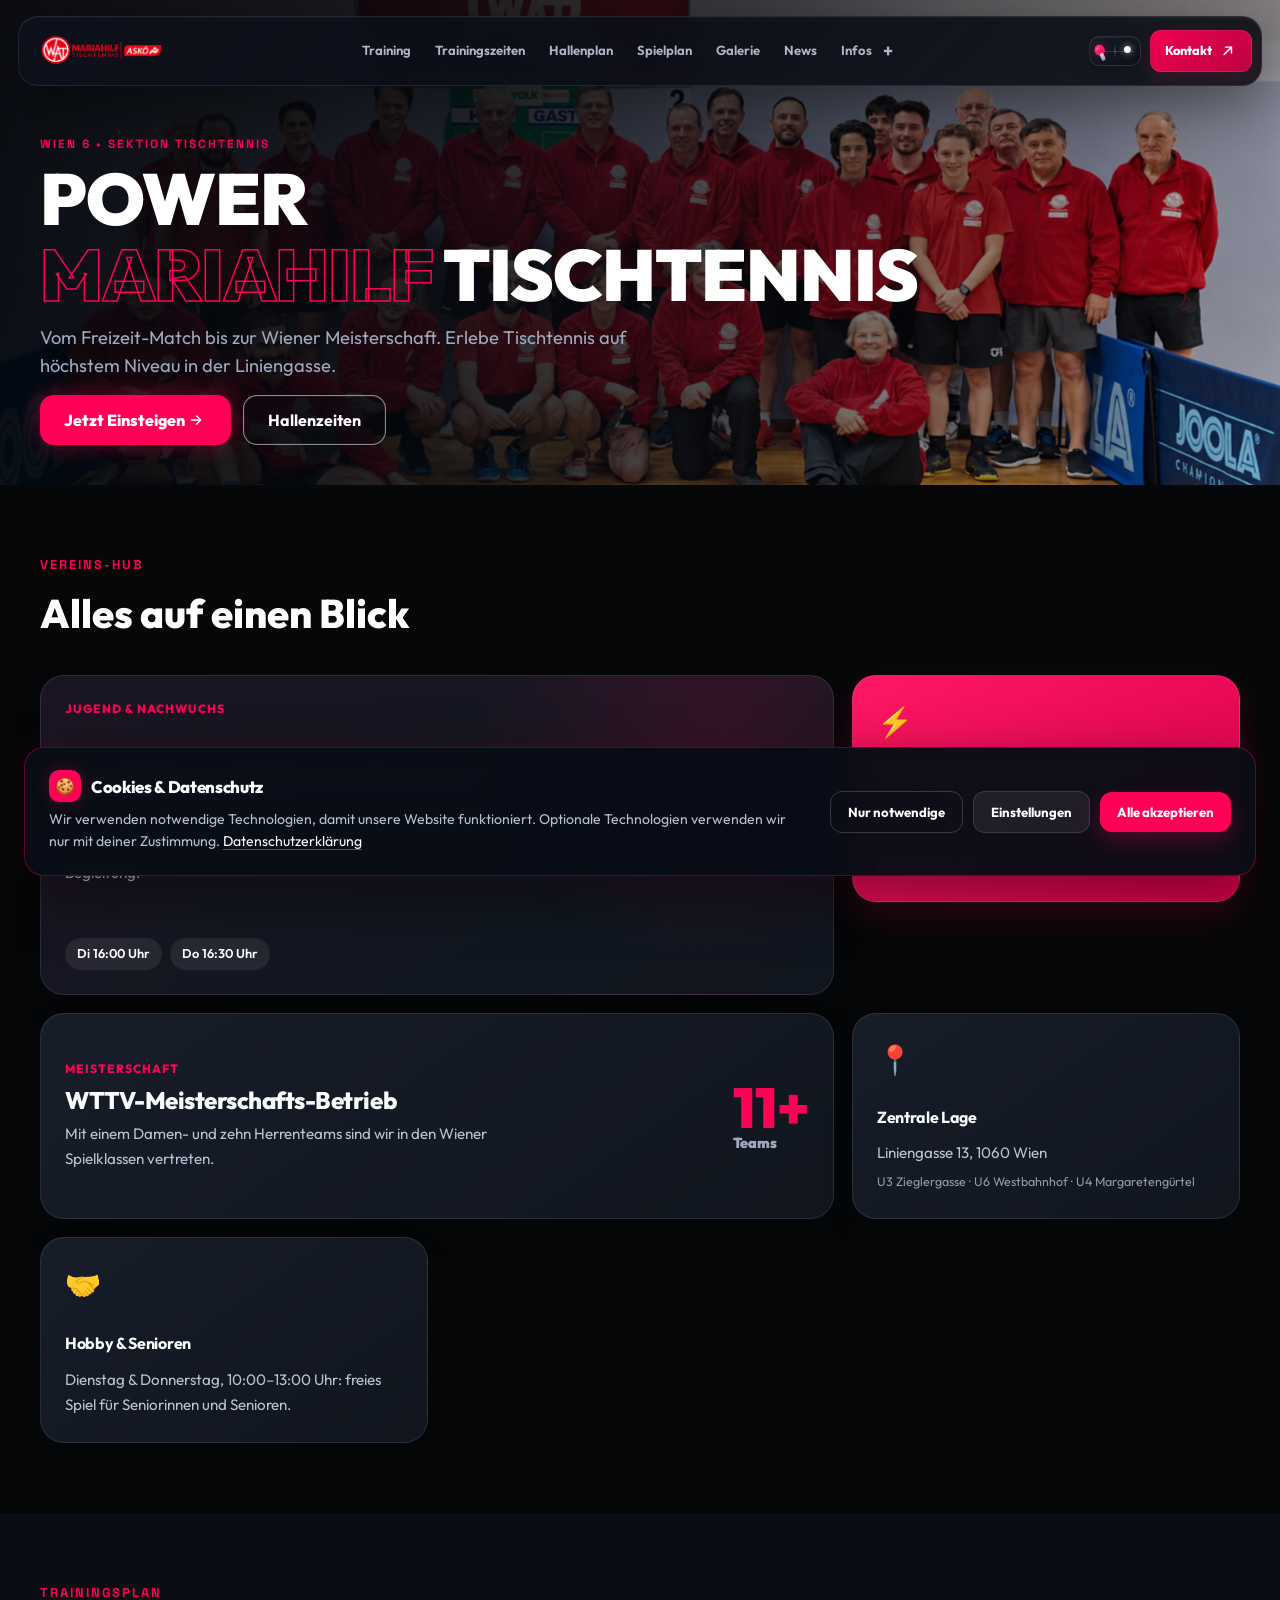
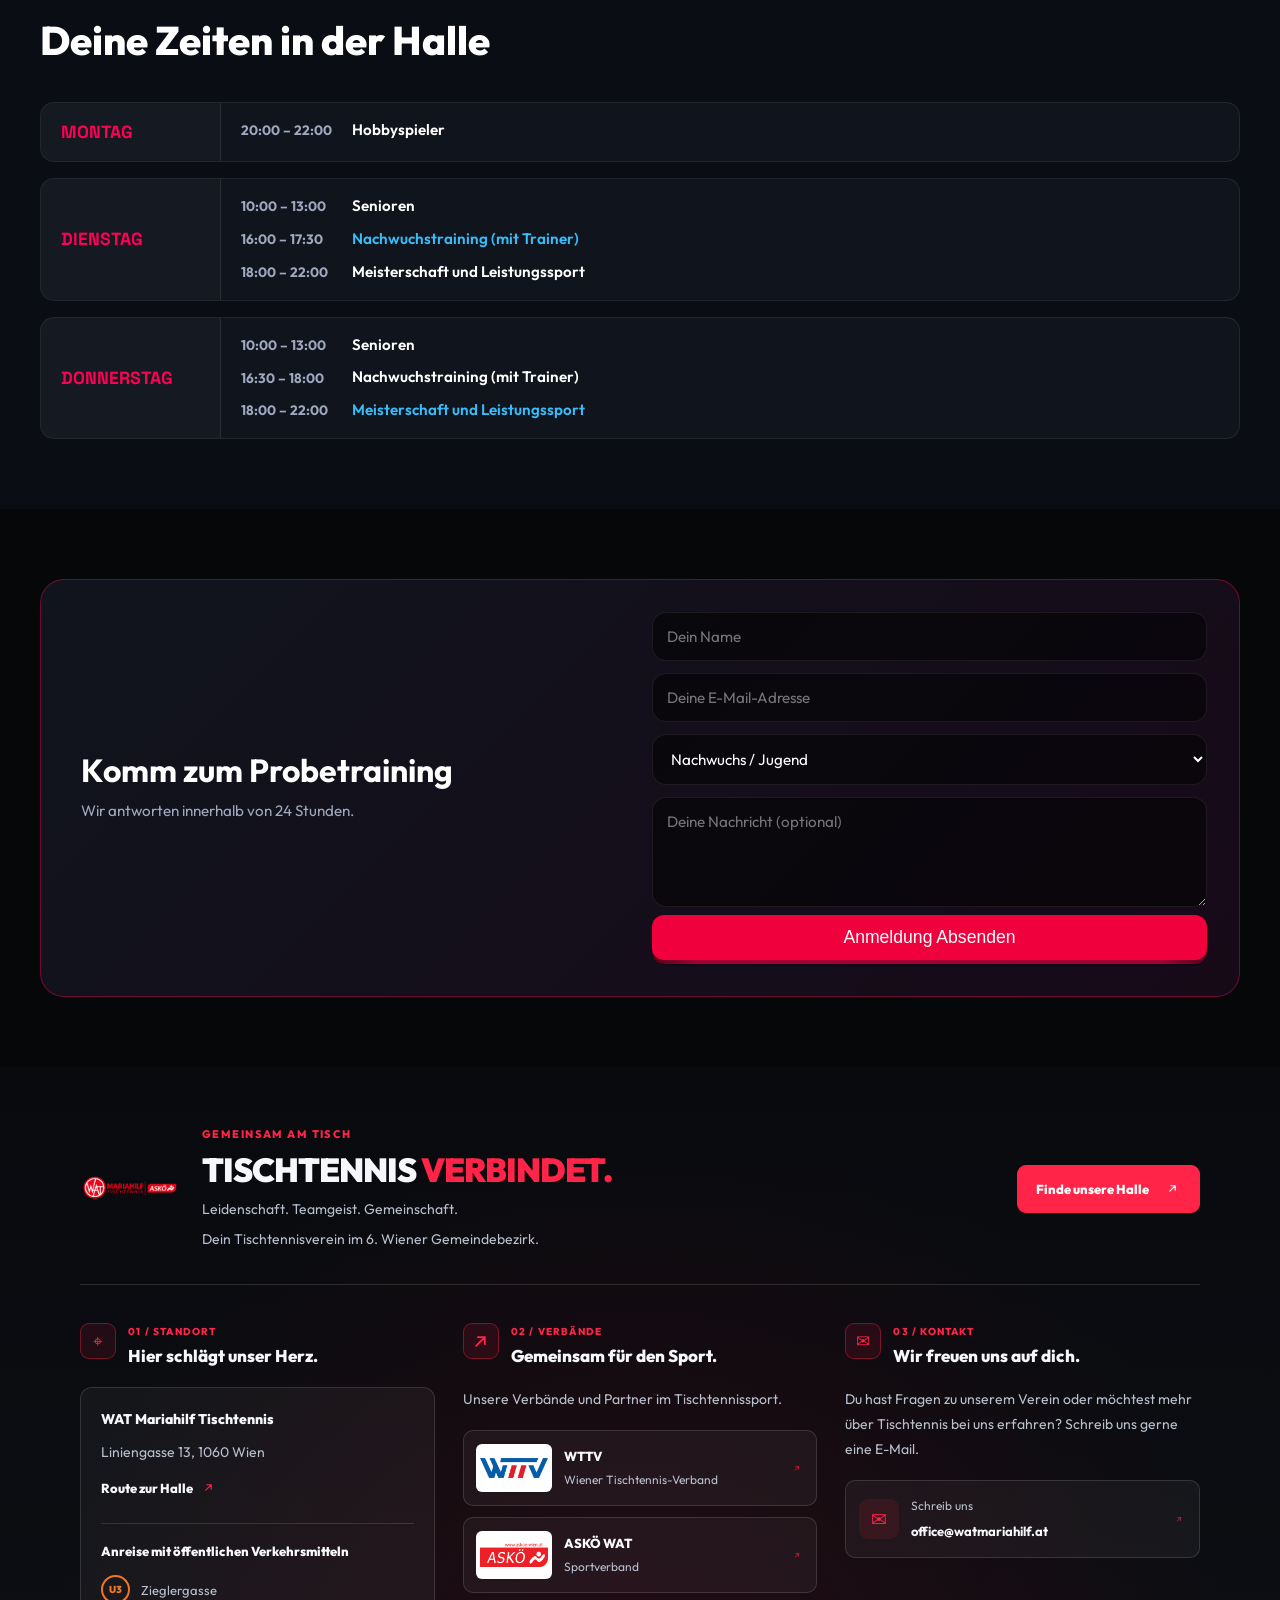
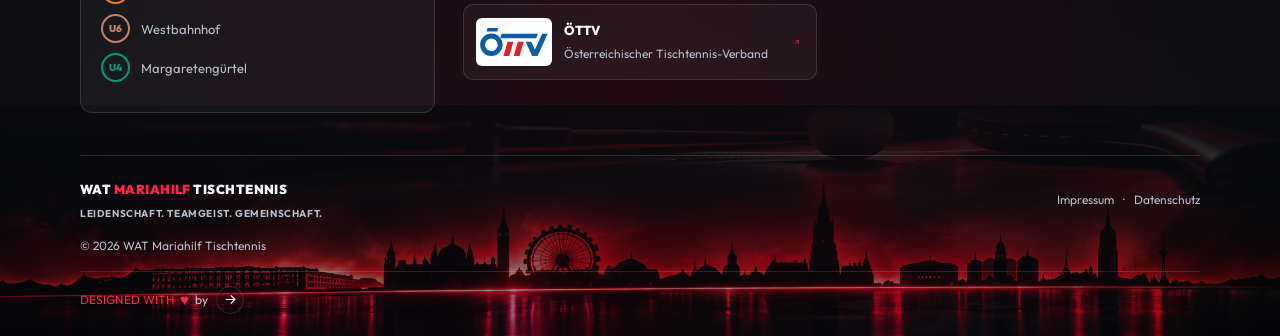
<file: index.html>
<!DOCTYPE html>
<html lang="de">
<head>
  <meta charset="UTF-8">
  <meta name="viewport" content="width=device-width, initial-scale=1.0">
  <title>WAT Mariahilf – Tischtennis Club 1060</title>
  <meta name="description" content="WAT Mariahilf Tischtennis in Wien 1060: Training für Jugend, Hobby und Meisterschaft, Hallenzeiten und Probetraining.">
  <meta name="theme-color" content="#0a0d14">
  
<link rel="icon" href="imgs/favlogo.png" sizes="any">
<link rel="apple-touch-icon" href="imgs/favlogo.png">
  <link rel="stylesheet" href="style.css">
  <link rel="preconnect" href="https://fonts.googleapis.com">
  <link rel="preconnect" href="https://fonts.gstatic.com" crossorigin>
  <link href="https://fonts.googleapis.com/css2?family=Outfit:wght@400;600;800;900&family=Space+Grotesk:wght@500;700&display=swap" rel="stylesheet">
</head>
<body>

  <header class="navbar-wrapper">
    
     <div id="navbar-placeholder"></div>

    
  </header>

  <!-- Editorial Hero -->
  <section class="hero-section">
    <div class="container">
      <div class="hero-badge">WIEN 6 • SEKTION TISCHTENNIS</div>
      <h1 class="hero-title">POWER<br><span class="text-stroke">MARIAHILF</span> TISCHTENNIS</h1>
      <p class="hero-subtitle">Vom Freizeit-Match bis zur Wiener Meisterschaft. Erlebe Tischtennis auf höchstem Niveau in der Liniengasse.</p>
      
      <div class="hero-actions">
        <a href="#join" class="btn-neon">Jetzt Einsteigen →</a>
        <a href="#schedule" class="btn-outline">Hallenzeiten</a>
      </div>
    </div>
  </section>

  <section id="bento" class="section">
    <div class="container">
      <div class="section-tag">VEREINS-HUB</div>
      <h2 class="section-heading">Alles auf einen Blick</h2>

      <div class="bento-grid">
        
        <!-- Main Card -->
        <div class="bento-card bento-hero-card">
          <div class="card-tag">Jugend & Nachwuchs</div>
          <h3>Die nächsten Champions trainieren hier</h3>
          <p>Technik, Beinarbeit und Spielgefühl – mit Freude und professioneller Begleitung.</p>
          <div class="badge-row">
            <span class="pill">Di 16:00 Uhr</span>
            <span class="pill">Do 16:30 Uhr</span>
          </div>
        </div>

        <!-- Accent Card -->
        <div class="bento-card bento-accent-card">
          <div class="card-icon">⚡</div>
          <h3>Schnuppern ohne Risiko</h3>
          <p>Kein eigener Schläger? Wir stellen dir hochwertiges Material zur Verfügung.</p>
          <a href="#join" class="card-link">Anmelden →</a>
        </div>

        <!-- Wide Card -->
        <div class="bento-card bento-wide-card">
          <div class="wide-content">
            <div class="card-tag">Meisterschaft</div>
            <h3>WTTV-Meisterschafts-Betrieb</h3>
            <p>Mit einem Damen- und zehn Herrenteams sind wir in den Wiener Spielklassen vertreten.</p>
          </div>
          <div class="big-stat">11+ <small>Teams</small></div>
        </div>

        <!-- Small Card 1 -->
        <div class="bento-card">
          <div class="card-icon">📍</div>
          <h4>Zentrale Lage</h4>
          <p>Liniengasse 13, 1060 Wien<br><small>U3 Zieglergasse · U6 Westbahnhof · U4 Margaretengürtel</small></p>
        </div>

        <!-- Small Card 2 -->
        <div class="bento-card">
          <div class="card-icon">🤝</div>
          <h4>Hobby & Senioren</h4>
          <p>Dienstag &amp; Donnerstag, 10:00–13:00 Uhr: freies Spiel für Seniorinnen und Senioren.</p>
        </div>


      </div>   
       </div>
            
  </section>

  <!-- Schedule Section -->
  <section id="schedule" class="section section-dark">
    <div class="container">
      <div class="section-tag">TRAININGSPLAN</div>
      <h2 class="section-heading">Deine Zeiten in der Halle</h2>

      <div class="timeline-container">
         <div class="timeline-row">
          <div class="time-col">
            <span class="day">MONTAG</span>
          </div>
          <div class="info-col">
            <div class="slot">
              <span class="slot-time">20:00 – 22:00</span>
              <span class="slot-title">Hobbyspieler</span>
            </div>
          
          </div>
        </div>
        <div class="timeline-row">
          <div class="time-col">
            <span class="day">DIENSTAG</span>
          </div>
          <div class="info-col">
            <div class="slot">
              <span class="slot-time">10:00 – 13:00</span>
              <span class="slot-title">Senioren</span>
            </div>
            
            <div class="slot highlight-slot">
              <span class="slot-time">16:00 – 17:30</span>
              <span class="slot-title">Nachwuchstraining (mit Trainer)</span>
            </div>
            <div class="slot">
              <span class="slot-time">18:00 – 22:00</span>
              <span class="slot-title">Meisterschaft und Leistungssport</span>
            </div>
          </div>
        </div>

    
        <div class="timeline-row">
          <div class="time-col">
            <span class="day">DONNERSTAG</span>
          </div>
          <div class="info-col">
           <div class="slot">
              <span class="slot-time">10:00 – 13:00</span>
              <span class="slot-title">Senioren</span>
            </div>
            <div class="slot">
              <span class="slot-time">16:30 – 18:00</span>
              <span class="slot-title">Nachwuchstraining (mit Trainer)</span>
            </div>
             <div class="slot highlight-slot">
              <span class="slot-time">18:00 – 22:00</span>
              <span class="slot-title">Meisterschaft und Leistungssport</span>
            </div>
          </div>
        </div>

      </div>
    </div>
  </section>

<section id="join" class="section">
  <div class="container">
    <div class="join-box">
      <div class="join-text">
        <h2>Komm zum Probetraining</h2>
        <p> Wir antworten innerhalb von 24 Stunden.</p>
      </div>
      
      <form class="bento-form" action="https://formspree.io/f/mvkzkpdk" method="POST">
        <label class="visually-hidden" for="contact-name">Dein Name</label>
        <input id="contact-name" type="text" name="name" placeholder="Dein Name" autocomplete="name" required>
        <label class="visually-hidden" for="contact-email">Deine E-Mail-Adresse</label>
        <input id="contact-email" type="email" name="email" placeholder="Deine E-Mail-Adresse" autocomplete="email" required>
        <label class="visually-hidden" for="contact-interest">Interesse</label>
        <select id="contact-interest" name="interesse">
          <option value="Nachwuchs">Nachwuchs / Jugend</option>
          <option value="Hobby">Hobbyspieler</option>
          <option value="Meisterschaft">Meisterschaft</option>
        </select>
        
        <label class="visually-hidden" for="contact-message">Deine Nachricht</label>
        <textarea id="contact-message" name="nachricht" placeholder="Deine Nachricht (optional)" rows="3"></textarea>
        
<button type="submit" class="btn-3d">
  <span class="shadow"></span>
  <span class="edge"></span>
  <span class="front text">Anmeldung Absenden</span>
</button>
      </form>
      
    </div>
  </div>
</section>

  <div id="footer-placeholder"></div>

  <!-- SCRIPTS -->
  <script src="script.js"></script>
  <script src="cookie-banner.js"></script>

<button id="backToTop" class="back-to-top" aria-label="Nach oben scrollen">↑</button>
</body>
</html>
</file>
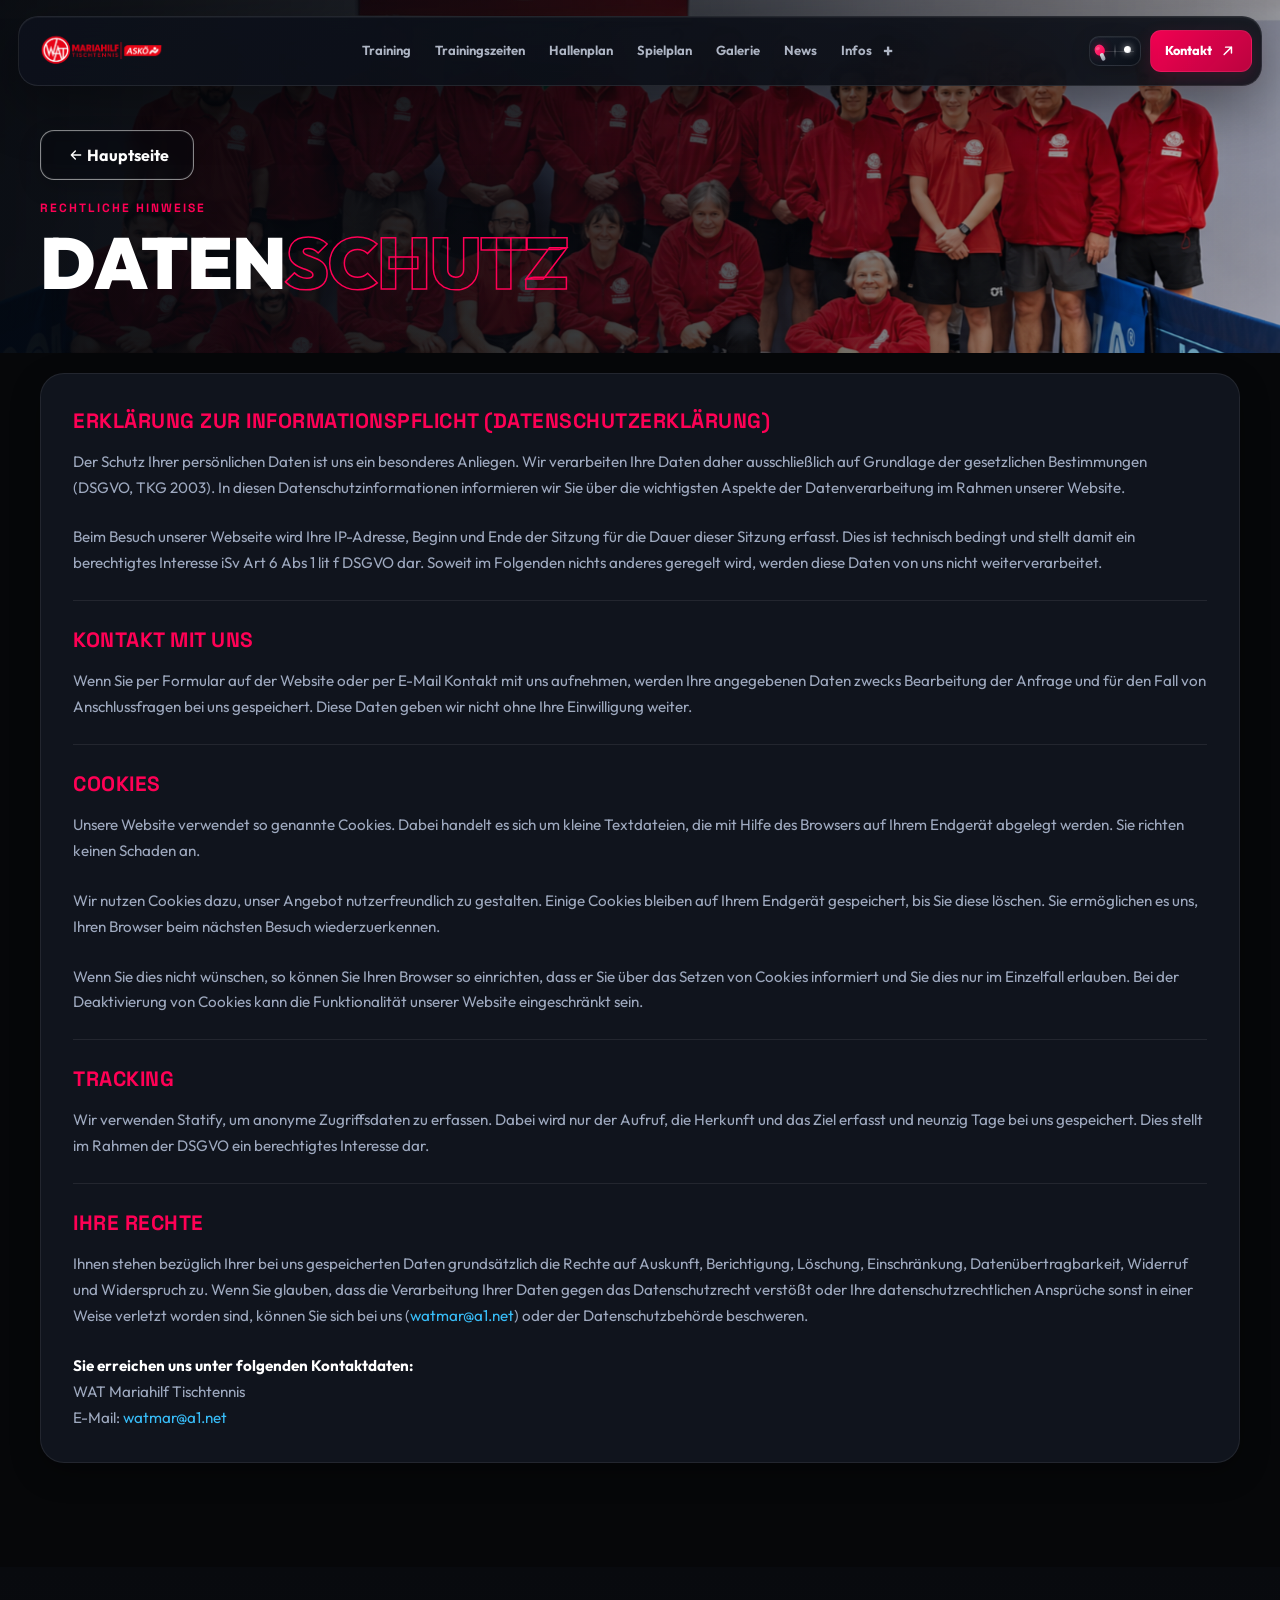
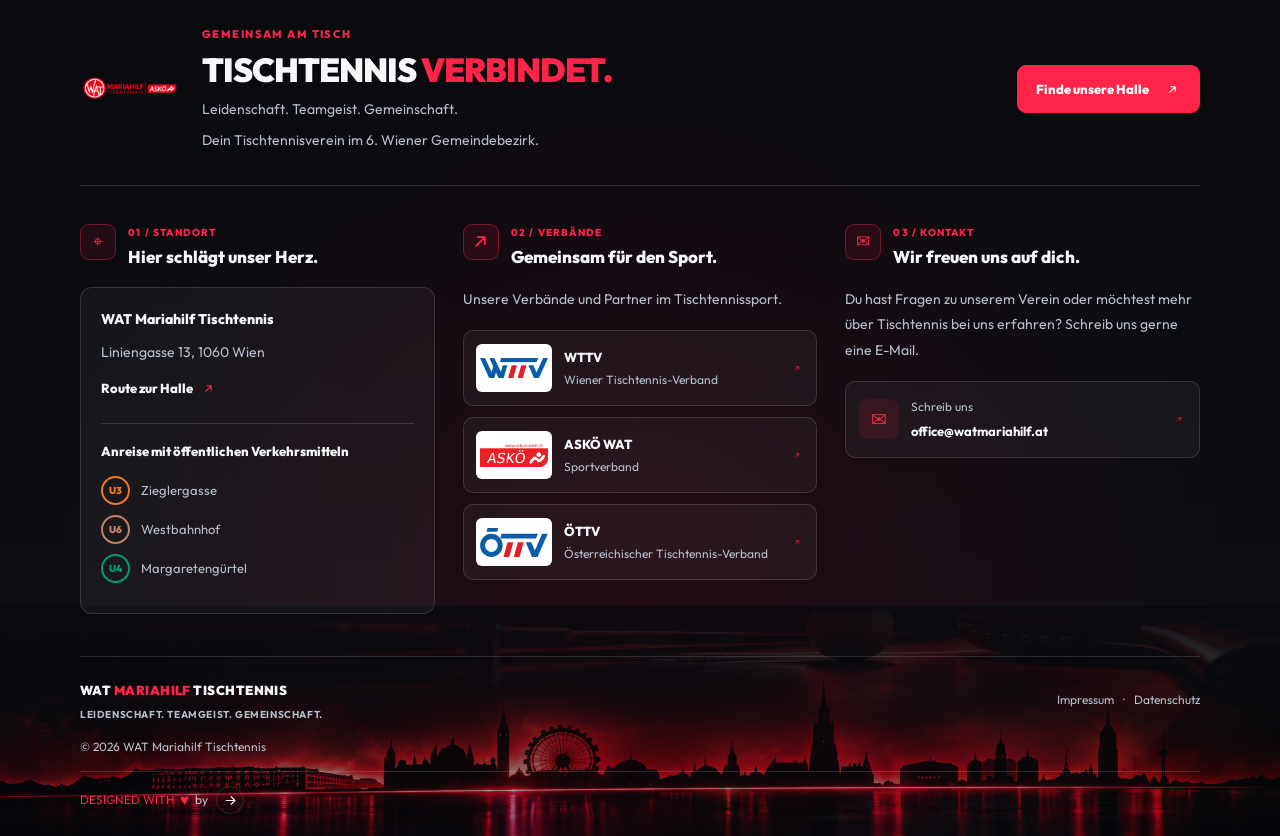
<file: datenschutz.html>
<!DOCTYPE html>
<html lang="de">
<head>
  <meta charset="UTF-8">
  <meta name="viewport" content="width=device-width, initial-scale=1.0">
  <title>Datenschutzerklärung – WAT Mariahilf Tischtennis</title>
  <meta name="description" content="Datenschutzerklärung des WAT Mariahilf Tischtennis.">
  <meta name="theme-color" content="#0a0d14">
  
  <link rel="icon" type="image/png" sizes="150x150" href="imgs/favlogo.png">
  <link rel="preconnect" href="https://fonts.googleapis.com">
  <link rel="preconnect" href="https://fonts.gstatic.com" crossorigin>
  <link href="https://fonts.googleapis.com/css2?family=Outfit:wght@400;600;800;900&family=Space+Grotesk:wght@500;700&display=swap" rel="stylesheet">



  <link rel="stylesheet" href="style.css">
</head>
<body>

  <!-- Navigation Bar -->
  <header class="navbar-wrapper">
    <div id="navbar-placeholder"></div>

  </header>

  <!-- Hero Bereich -->
  <section class="hero-section">
    <div class="container">
      <a href="index.html" class="btn-outline" style="margin-bottom: 14px;">← Hauptseite</a>
      <br>
      <div class="hero-badge">RECHTLICHE HINWEISE</div>
      <h1 class="hero-title">DATEN<span class="text-stroke">SCHUTZ</span></h1>
    </div>
  </section>

  <!-- Datenschutz Inhalt -->
  <section class="legal-section">
    <div class="container">
      <div class="legal-card">
        
        <!-- Erklärung zur Informationspflicht -->
        <div class="legal-block">
          <h2>Erklärung zur Informationspflicht (Datenschutzerklärung)</h2>
          <p>
            Der Schutz Ihrer persönlichen Daten ist uns ein besonderes Anliegen. Wir verarbeiten Ihre Daten daher ausschließlich auf Grundlage der gesetzlichen Bestimmungen (DSGVO, TKG 2003). In diesen Datenschutzinformationen informieren wir Sie über die wichtigsten Aspekte der Datenverarbeitung im Rahmen unserer Website.
          </p>
          <br>
          <p>
            Beim Besuch unserer Webseite wird Ihre IP-Adresse, Beginn und Ende der Sitzung für die Dauer dieser Sitzung erfasst. Dies ist technisch bedingt und stellt damit ein berechtigtes Interesse iSv Art 6 Abs 1 lit f DSGVO dar. Soweit im Folgenden nichts anderes geregelt wird, werden diese Daten von uns nicht weiterverarbeitet.
          </p>
        </div>

        <hr style="border: 0; border-top: 1px solid var(--border-glow);">

        <!-- Kontakt mit uns -->
        <div class="legal-block">
          <h2>Kontakt mit uns</h2>
          <p>
            Wenn Sie per Formular auf der Website oder per E-Mail Kontakt mit uns aufnehmen, werden Ihre angegebenen Daten zwecks Bearbeitung der Anfrage und für den Fall von Anschlussfragen bei uns gespeichert. Diese Daten geben wir nicht ohne Ihre Einwilligung weiter.
          </p>
        </div>

        <hr style="border: 0; border-top: 1px solid var(--border-glow);">

        <!-- Cookies -->
        <div class="legal-block">
          <h2>Cookies</h2>
          <p>
            Unsere Website verwendet so genannte Cookies. Dabei handelt es sich um kleine Textdateien, die mit Hilfe des Browsers auf Ihrem Endgerät abgelegt werden. Sie richten keinen Schaden an.
          </p>
          <br>
          <p>
            Wir nutzen Cookies dazu, unser Angebot nutzerfreundlich zu gestalten. Einige Cookies bleiben auf Ihrem Endgerät gespeichert, bis Sie diese löschen. Sie ermöglichen es uns, Ihren Browser beim nächsten Besuch wiederzuerkennen.
          </p>
          <br>
          <p>
            Wenn Sie dies nicht wünschen, so können Sie Ihren Browser so einrichten, dass er Sie über das Setzen von Cookies informiert und Sie dies nur im Einzelfall erlauben. Bei der Deaktivierung von Cookies kann die Funktionalität unserer Website eingeschränkt sein.
          </p>
        </div>

        <hr style="border: 0; border-top: 1px solid var(--border-glow);">

        <!-- Tracking -->
        <div class="legal-block">
          <h2>Tracking</h2>
          <p>
            Wir verwenden Statify, um anonyme Zugriffsdaten zu erfassen. Dabei wird nur der Aufruf, die Herkunft und das Ziel erfasst und neunzig Tage bei uns gespeichert. Dies stellt im Rahmen der DSGVO ein berechtigtes Interesse dar.
          </p>
        </div>

        <hr style="border: 0; border-top: 1px solid var(--border-glow);">

        <!-- Ihre Rechte & Kontaktdaten -->
        <div class="legal-block">
          <h2>Ihre Rechte</h2>
          <p>
            Ihnen stehen bezüglich Ihrer bei uns gespeicherten Daten grundsätzlich die Rechte auf Auskunft, Berichtigung, Löschung, Einschränkung, Datenübertragbarkeit, Widerruf und Widerspruch zu. Wenn Sie glauben, dass die Verarbeitung Ihrer Daten gegen das Datenschutzrecht verstößt oder Ihre datenschutzrechtlichen Ansprüche sonst in einer Weise verletzt worden sind, können Sie sich bei uns (<a href="mailto:watmar@a1.net">watmar@a1.net</a>) oder der Datenschutzbehörde beschweren.
          </p>
          <br>
          <p>
            <strong>Sie erreichen uns unter folgenden Kontaktdaten:</strong><br>
            WAT Mariahilf Tischtennis<br>
            E-Mail: <a href="mailto:watmar@a1.net">watmar@a1.net</a>
          </p>
        </div>

      </div>
    </div>
  </section>

  <!-- Automatischer Footer Placeholder -->
  <div id="footer-placeholder"></div>

   <script src="script.js"></script>
   <button id="backToTop" class="back-to-top" aria-label="Nach oben scrollen">↑</button>

</body>
</html>
</file>
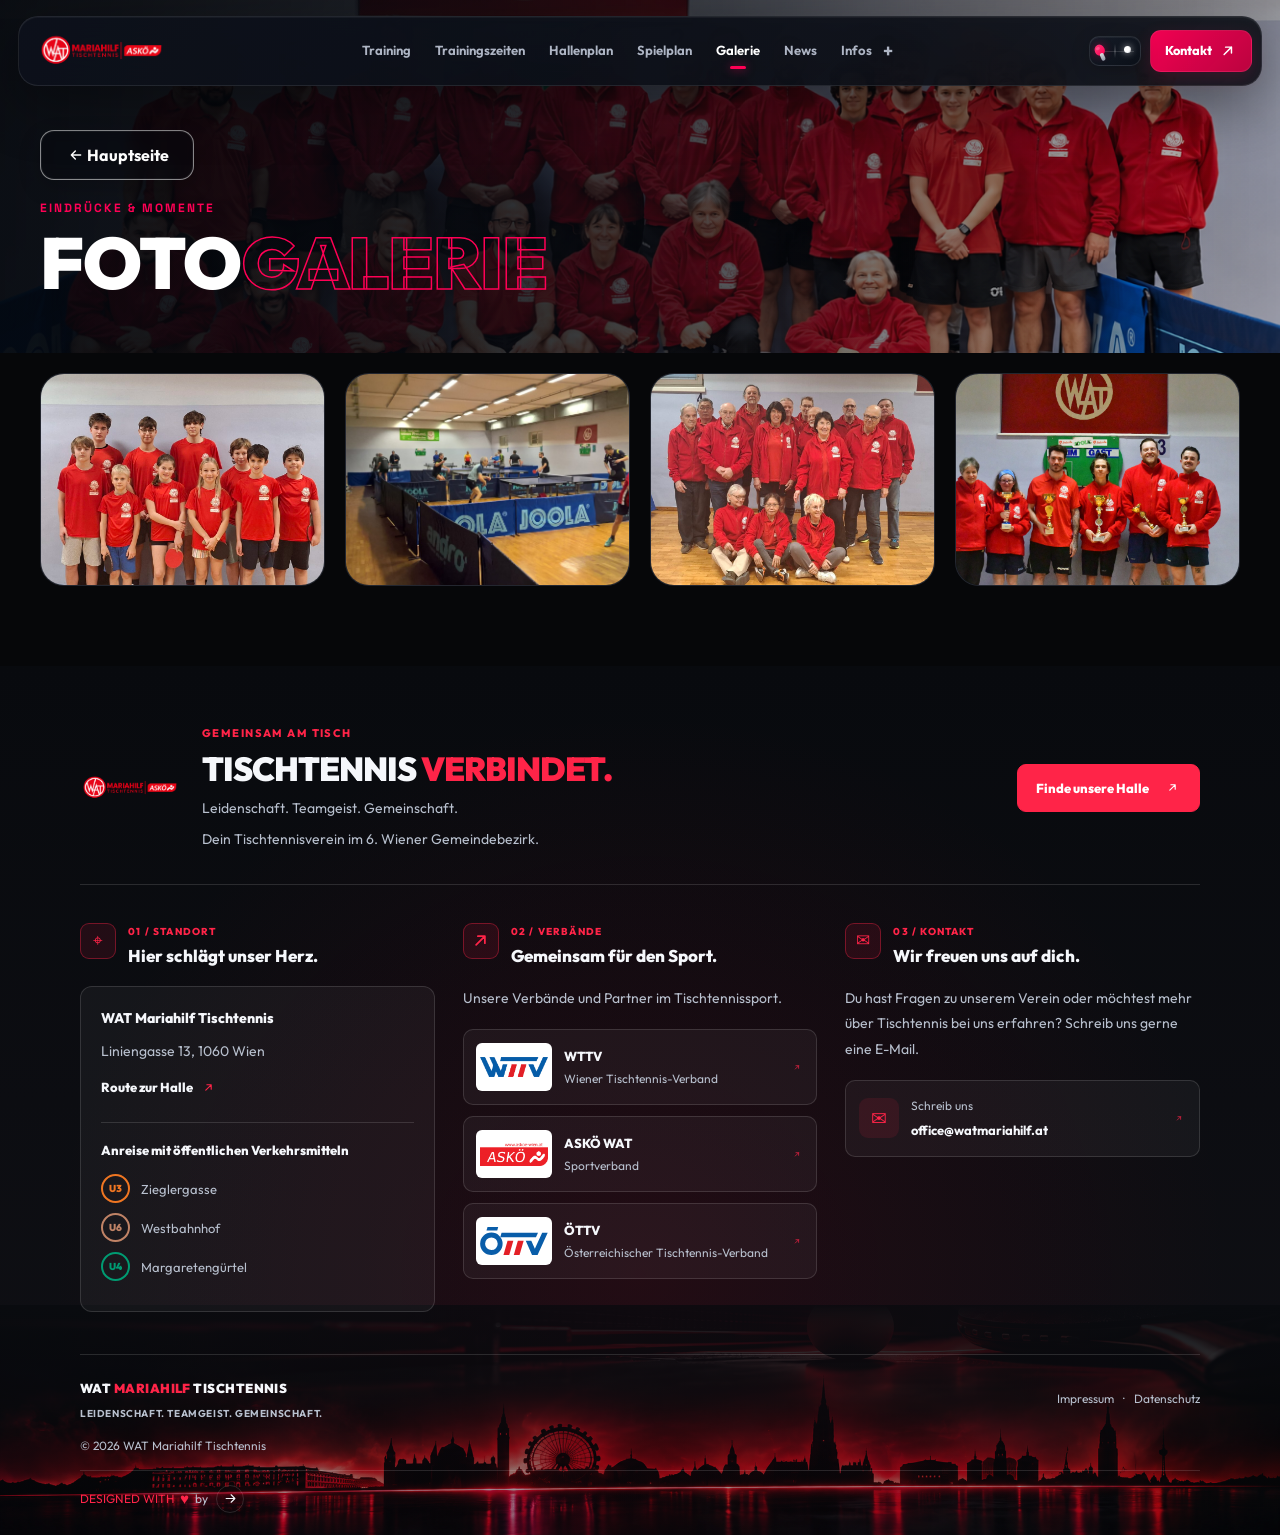
<file: galerie.html>
<!DOCTYPE html>
<html lang="de">
<head>
  <meta charset="UTF-8">
  <meta name="viewport" content="width=device-width, initial-scale=1.0">
  <title>Galerie – WAT Mariahilf Tischtennis</title>
  <meta name="description" content="Einblicke in Training, Gemeinschaft und Tischtennis beim WAT Mariahilf in Wien 1060.">
  <meta name="theme-color" content="#0a0d14">
  
  <link rel="icon" type="image/png" sizes="150x150" href="imgs/favlogo.png">
  <link rel="preconnect" href="https://fonts.googleapis.com">
  <link rel="preconnect" href="https://fonts.gstatic.com" crossorigin>
  <link href="https://fonts.googleapis.com/css2?family=Outfit:wght@400;600;800;900&family=Space+Grotesk:wght@500;700&display=swap" rel="stylesheet">

  <!-- Externe Style.css einbinden -->
  <link rel="stylesheet" href="style.css">

 
</head>
<body>

  <!-- Navigation Bar -->
  <header class="navbar-wrapper">
  <div id="navbar-placeholder"></div>
  </header>

  <!-- Hero Bereich -->
  <section class="hero-section">
    <div class="container">
      <a href="index.html" class="btn-outline" style="margin-bottom: 14px;">← Hauptseite</a>
      <br>
      <div class="hero-badge">EINDRÜCKE & MOMENTE</div>
      <h1 class="hero-title">FOTO<span class="text-stroke">GALERIE</span></h1>
    </div>
  </section>

  <!-- Galerie Grid -->
  <section class="gallery-section">
    <div class="container">
      <div class="gallery-grid">
        
        <!-- Bild 1 -->
        <div class="gallery-item animate-on-scroll">
          <img src="imgs/kinder.jpg" alt="Jugendtraining Tischtennis" class="gallery-img" loading="lazy" decoding="async">
          <div class="gallery-caption">Jugendtraining in der Liniengasse</div>
        </div>

        <!-- Bild 2 -->
        <div class="gallery-item animate-on-scroll">
          <img src="imgs/Hobby.jpg" alt="Hobbyspieler" class="gallery-img" loading="lazy" decoding="async">
          <div class="gallery-caption">Hobbygruppe & Freizeitspiel</div>
        </div>

        <!-- Bild 3 -->
        <div class="gallery-item animate-on-scroll">
          <img src="imgs/senioren.jpg" alt="Senioren Training" class="gallery-img" loading="lazy" decoding="async">
          <div class="gallery-caption">Senioren-Training</div>
        </div>

        <!-- Platzhalter für weitere Bilder (einfach duplizieren und anpassen) -->
        <div class="gallery-item animate-on-scroll">
          <img src="imgs/jungs.jpg" alt="Vereinshalle" class="gallery-img" loading="lazy" decoding="async">
          <div class="gallery-caption">Unsere Spieler</div>
        </div>

      </div>
    </div>
  </section>

  <!-- Automatischer Footer Placeholder -->
  <div id="footer-placeholder"></div>

 <script src="script.js"></script>
 <button id="backToTop" class="back-to-top" aria-label="Nach oben scrollen">↑</button>

</body>
</html>
</file>
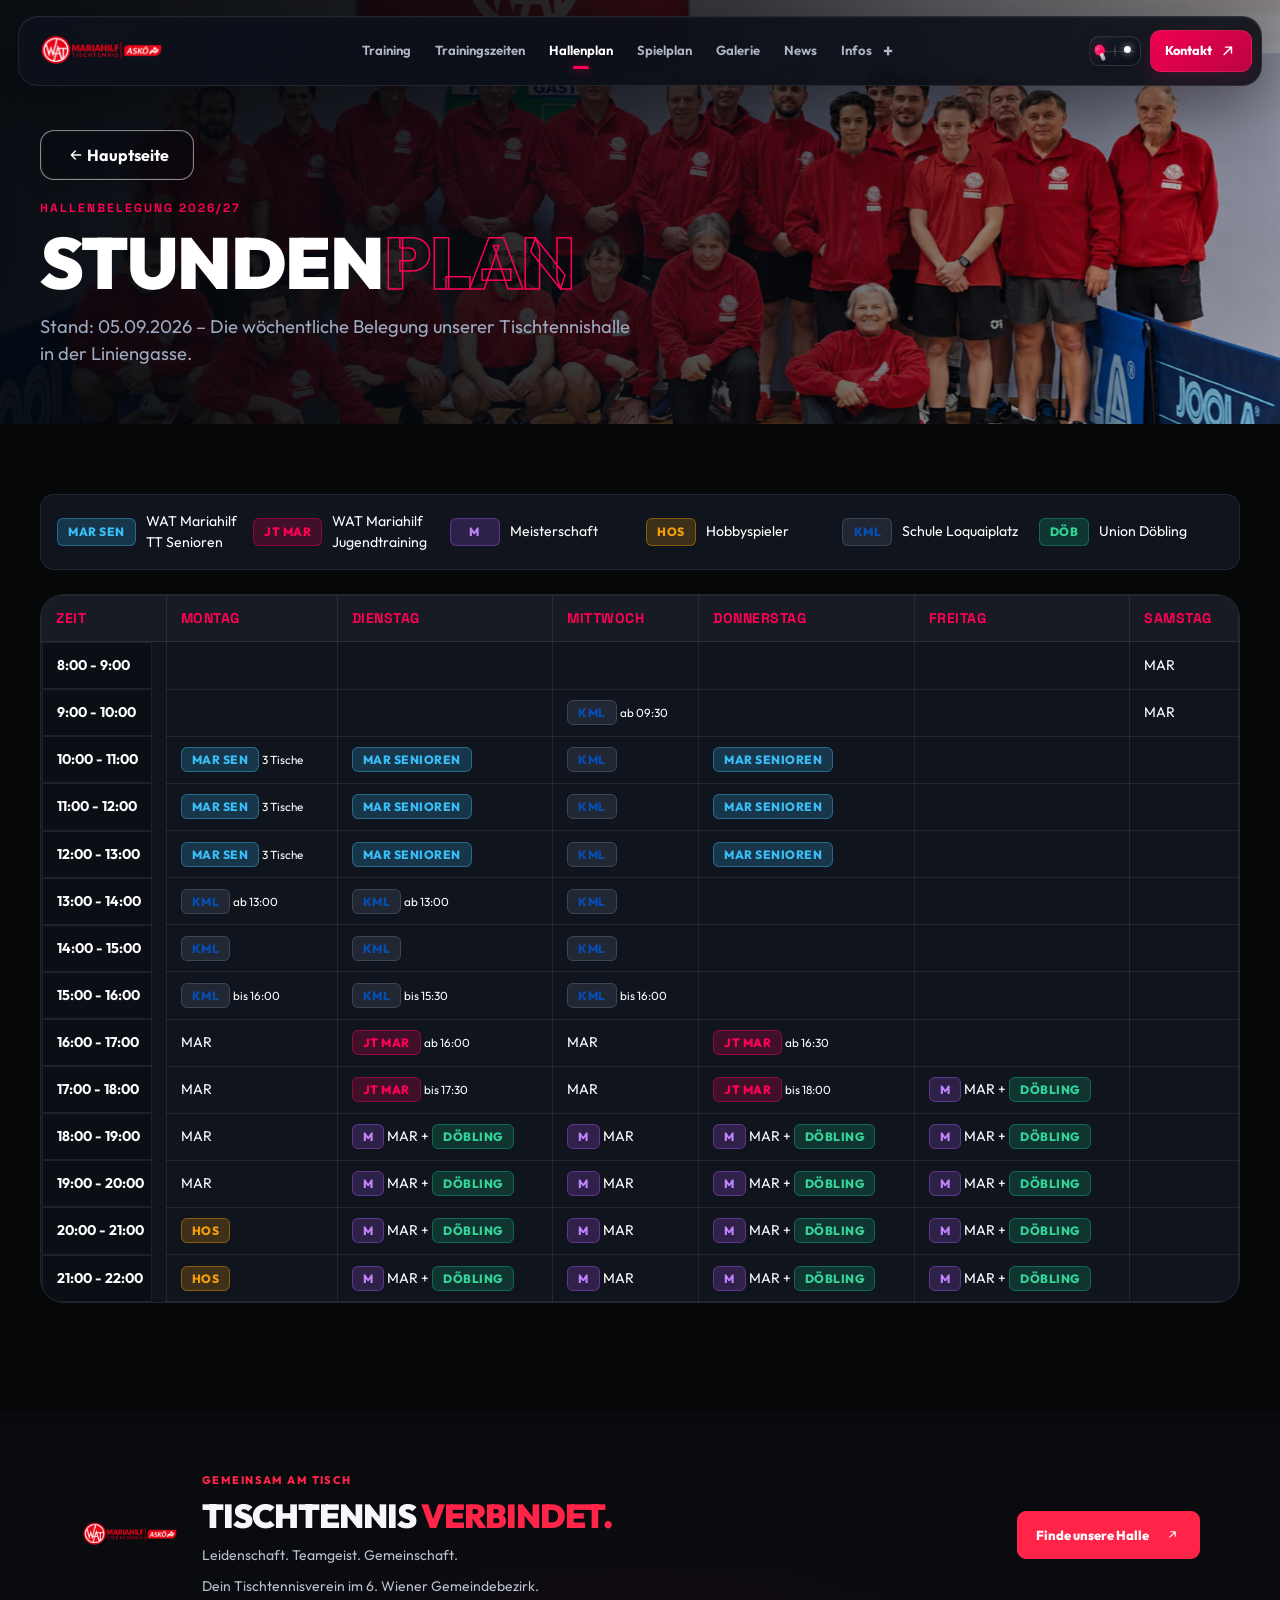
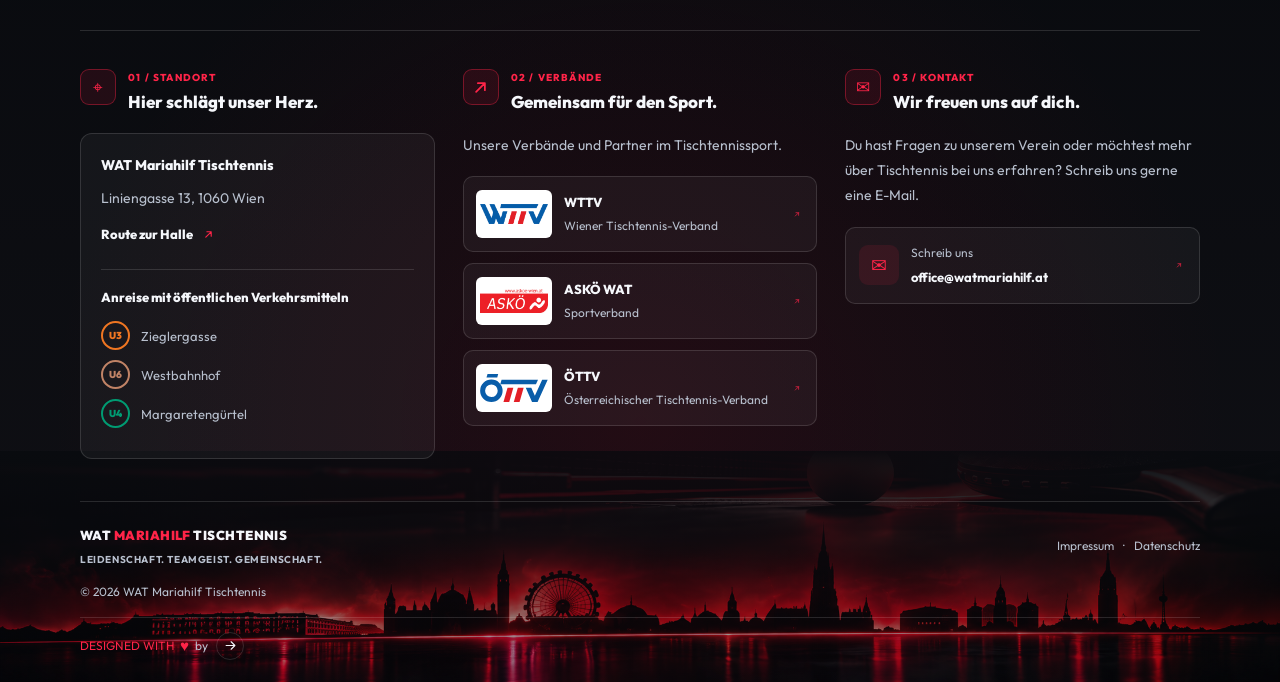
<file: hallenplan.html>
<!DOCTYPE html>
<html lang="de">
<head>
  <meta charset="UTF-8">
  <meta name="viewport" content="width=device-width, initial-scale=1.0">
  <title>Hallenstundenplan 2026/27 – WAT Mariahilf</title>
  <meta name="description" content="Hallenstundenplan des WAT Mariahilf Tischtennis für Training, Hobby, Senioren und Meisterschaft in Wien 1060.">
  <meta name="theme-color" content="#0a0d14">
  <link rel="stylesheet" href="style.css">

  <link rel="icon" type="image/png" sizes="150x150" href="imgs/favlogo.png">
  <link rel="preconnect" href="https://fonts.googleapis.com">
  <link rel="preconnect" href="https://fonts.gstatic.com" crossorigin>
  <link href="https://fonts.googleapis.com/css2?family=Outfit:wght@400;600;800;900&family=Space+Grotesk:wght@500;700&display=swap" rel="stylesheet">
</head>
<body>

  <!-- Navigation Bar -->
  <div id="navbar-placeholder"></div>

  <!-- Hero Bereich mit Slide-In Effekt -->
  <section class="hero-section">
    <div class="container">
      <a href="index.html" class="btn-outline" style="margin-bottom: 14px;">← Hauptseite</a>
      <br>
      <div class="hero-badge">HALLENBELEGUNG 2026/27</div>
      <h1 class="hero-title">STUNDEN<span class="text-stroke">PLAN</span></h1>
      <p class="hero-subtitle">Stand: 05.09.2026 – Die wöchentliche Belegung unserer Tischtennishalle in der Liniengasse.</p>
    </div>
  </section>

  <section class="section">
    <div class="container">

      <!-- Legende -->
      <div class="legend-box">
        <div class="legend-item"><span class="legend-tag tag-sen">MAR Sen</span> WAT Mariahilf TT Senioren</div>
        <div class="legend-item"><span class="legend-tag tag-jt">JT MAR</span> WAT Mariahilf Jugendtraining</div>
        <div class="legend-item"><span class="legend-tag tag-m">M</span> Meisterschaft</div>
        <div class="legend-item"><span class="legend-tag tag-hos">HOS</span> Hobbyspieler</div>
        <div class="legend-item"><span class="legend-tag tag-kml">KML</span> Schule Loquaiplatz</div>
        <div class="legend-item"><span class="legend-tag tag-dob">DÖB</span> Union Döbling</div>
      </div>

      <!-- Desktop Tabelle -->
      <div class="table-container">
        <table class="schedule-table">
          <thead>
            <tr>
              <th>Zeit</th>
              <th>Montag</th>
              <th>Dienstag</th>
              <th>Mittwoch</th>
              <th>Donnerstag</th>
              <th>Freitag</th>
              <th>Samstag</th>
            </tr>
          </thead>
          <tbody>
            <tr>
              <td class="time-col">8:00 - 9:00</td>
              <td></td>
              <td></td>
              <td></td>
              <td></td>
              <td></td>
              <td>MAR</td>
            </tr>
            <tr>
              <td class="time-col">9:00 - 10:00</td>
              <td></td>
              <td></td>
              <td><span class="legend-tag tag-kml">KML</span> <small>ab 09:30</small></td>
              <td></td>
              <td></td>
              <td>MAR</td>
            </tr>
            <tr>
              <td class="time-col">10:00 - 11:00</td>
              <td><span class="legend-tag tag-sen">MAR Sen</span> <small>3 Tische</small></td>
              <td><span class="legend-tag tag-sen">MAR Senioren</span></td>
              <td><span class="legend-tag tag-kml">KML</span></td>
              <td><span class="legend-tag tag-sen">MAR Senioren</span></td>
              <td></td>
              <td></td>
            </tr>
            <tr>
              <td class="time-col">11:00 - 12:00</td>
              <td><span class="legend-tag tag-sen">MAR Sen</span> <small>3 Tische</small></td>
              <td><span class="legend-tag tag-sen">MAR Senioren</span></td>
              <td><span class="legend-tag tag-kml">KML</span></td>
              <td><span class="legend-tag tag-sen">MAR Senioren</span></td>
              <td></td>
              <td></td>
            </tr>
            <tr>
              <td class="time-col">12:00 - 13:00</td>
              <td><span class="legend-tag tag-sen">MAR Sen</span> <small>3 Tische</small></td>
              <td><span class="legend-tag tag-sen">MAR Senioren</span></td>
              <td><span class="legend-tag tag-kml">KML</span></td>
              <td><span class="legend-tag tag-sen">MAR Senioren</span></td>
              <td></td>
              <td></td>
            </tr>
            <tr>
              <td class="time-col">13:00 - 14:00</td>
              <td><span class="legend-tag tag-kml">KML</span> <small>ab 13:00</small></td>
              <td><span class="legend-tag tag-kml">KML</span> <small>ab 13:00</small></td>
              <td><span class="legend-tag tag-kml">KML</span></td>
              <td></td>
              <td></td>
              <td></td>
            </tr>
            <tr>
              <td class="time-col">14:00 - 15:00</td>
              <td><span class="legend-tag tag-kml">KML</span></td>
              <td><span class="legend-tag tag-kml">KML</span></td>
              <td><span class="legend-tag tag-kml">KML</span></td>
              <td></td>
              <td></td>
              <td></td>
            </tr>
            <tr>
              <td class="time-col">15:00 - 16:00</td>
              <td><span class="legend-tag tag-kml">KML</span> <small>bis 16:00</small></td>
              <td><span class="legend-tag tag-kml">KML</span> <small>bis 15:30</small></td>
              <td><span class="legend-tag tag-kml">KML</span> <small>bis 16:00</small></td>
              <td></td>
              <td></td>
              <td></td>
            </tr>
            <tr>
              <td class="time-col">16:00 - 17:00</td>
              <td>MAR</td>
              <td><span class="legend-tag tag-jt">JT MAR</span> <small>ab 16:00</small></td>
              <td>MAR</td>
              <td><span class="legend-tag tag-jt">JT MAR</span> <small>ab 16:30</small></td>
              <td></td>
              <td></td>
            </tr>
            <tr>
              <td class="time-col">17:00 - 18:00</td>
              <td>MAR</td>
              <td><span class="legend-tag tag-jt">JT MAR</span> <small>bis 17:30</small></td>
              <td>MAR</td>
              <td><span class="legend-tag tag-jt">JT MAR</span> <small>bis 18:00</small></td>
              <td><span class="legend-tag tag-m">M</span> MAR + <span class="legend-tag tag-dob">Döbling</span></td>
              <td></td>
            </tr>
            <tr>
              <td class="time-col">18:00 - 19:00</td>
              <td>MAR</td>
              <td><span class="legend-tag tag-m">M</span> MAR + <span class="legend-tag tag-dob">Döbling</span></td>
              <td><span class="legend-tag tag-m">M</span> MAR</td>
              <td><span class="legend-tag tag-m">M</span> MAR + <span class="legend-tag tag-dob">Döbling</span></td>
              <td><span class="legend-tag tag-m">M</span> MAR + <span class="legend-tag tag-dob">Döbling</span></td>
              <td></td>
            </tr>
            <tr>
              <td class="time-col">19:00 - 20:00</td>
              <td>MAR</td>
              <td><span class="legend-tag tag-m">M</span> MAR + <span class="legend-tag tag-dob">Döbling</span></td>
              <td><span class="legend-tag tag-m">M</span> MAR</td>
              <td><span class="legend-tag tag-m">M</span> MAR + <span class="legend-tag tag-dob">Döbling</span></td>
              <td><span class="legend-tag tag-m">M</span> MAR + <span class="legend-tag tag-dob">Döbling</span></td>
              <td></td>
            </tr>
            <tr>
              <td class="time-col">20:00 - 21:00</td>
              <td><span class="legend-tag tag-hos">HOS</span></td>
              <td><span class="legend-tag tag-m">M</span> MAR + <span class="legend-tag tag-dob">Döbling</span></td>
              <td><span class="legend-tag tag-m">M</span> MAR</td>
              <td><span class="legend-tag tag-m">M</span> MAR + <span class="legend-tag tag-dob">Döbling</span></td>
              <td><span class="legend-tag tag-m">M</span> MAR + <span class="legend-tag tag-dob">Döbling</span></td>
              <td></td>
            </tr>
            <tr>
              <td class="time-col">21:00 - 22:00</td>
              <td><span class="legend-tag tag-hos">HOS</span></td>
              <td><span class="legend-tag tag-m">M</span> MAR + <span class="legend-tag tag-dob">Döbling</span></td>
              <td><span class="legend-tag tag-m">M</span> MAR</td>
              <td><span class="legend-tag tag-m">M</span> MAR + <span class="legend-tag tag-dob">Döbling</span></td>
              <td><span class="legend-tag tag-m">M</span> MAR + <span class="legend-tag tag-dob">Döbling</span></td>
              <td></td>
            </tr>
          </tbody>
        </table>
      </div>

      <!-- Mobile Tageskarten View -->
      <div class="mobile-schedule">
        
        <!-- MONTAG -->
        <div class="day-card">
          <div class="day-card-header">Montag</div>
          <div class="day-card-body">
            <div class="time-slot"><span class="slot-time">10:00 - 13:00</span> <span class="slot-value"><span class="legend-tag tag-sen">MAR Sen</span> (3 Tische)</span></div>
            <div class="time-slot"><span class="slot-time">13:00 - 16:00</span> <span class="slot-value"><span class="legend-tag tag-kml">KML</span></span></div>
            <div class="time-slot"><span class="slot-time">16:00 - 18:00</span> <span class="slot-value">MAR</span></div>
            <div class="time-slot"><span class="slot-time">18:00 - 20:00</span> <span class="slot-value">MAR</span></div>
            <div class="time-slot"><span class="slot-time">20:00 - 22:00</span> <span class="slot-value"><span class="legend-tag tag-hos">HOS</span></span></div>
          </div>
        </div>

        <!-- DIENSTAG -->
        <div class="day-card">
          <div class="day-card-header">Dienstag</div>
          <div class="day-card-body">
            <div class="time-slot"><span class="slot-time">10:00 - 13:00</span> <span class="slot-value"><span class="legend-tag tag-sen">MAR Senioren</span></span></div>
            <div class="time-slot"><span class="slot-time">13:00 - 15:30</span> <span class="slot-value"><span class="legend-tag tag-kml">KML</span></span></div>
            <div class="time-slot"><span class="slot-time">16:00 - 17:30</span> <span class="slot-value"><span class="legend-tag tag-jt">JT MAR</span></span></div>
            <div class="time-slot"><span class="slot-time">18:00 - 22:00</span> <span class="slot-value"><span class="legend-tag tag-m">M</span> MAR + <span class="legend-tag tag-dob">Döbling</span></span></div>
          </div>
        </div>

        <!-- MITTWOCH -->
        <div class="day-card">
          <div class="day-card-header">Mittwoch</div>
          <div class="day-card-body">
            <div class="time-slot"><span class="slot-time">09:30 - 16:00</span> <span class="slot-value"><span class="legend-tag tag-kml">KML</span></span></div>
            <div class="time-slot"><span class="slot-time">16:00 - 18:00</span> <span class="slot-value">MAR</span></div>
            <div class="time-slot"><span class="slot-time">18:00 - 22:00</span> <span class="slot-value"><span class="legend-tag tag-m">M</span> MAR</span></div>
          </div>
        </div>

        <!-- DONNERSTAG -->
        <div class="day-card">
          <div class="day-card-header">Donnerstag</div>
          <div class="day-card-body">
            <div class="time-slot"><span class="slot-time">10:00 - 13:00</span> <span class="slot-value"><span class="legend-tag tag-sen">MAR Senioren</span></span></div>
            <div class="time-slot"><span class="slot-time">16:30 - 18:00</span> <span class="slot-value"><span class="legend-tag tag-jt">JT MAR</span></span></div>
            <div class="time-slot"><span class="slot-time">18:00 - 22:00</span> <span class="slot-value"><span class="legend-tag tag-m">M</span> MAR + <span class="legend-tag tag-dob">Döbling</span></span></div>
          </div>
        </div>

        <!-- FREITAG -->
        <div class="day-card">
          <div class="day-card-header">Freitag</div>
          <div class="day-card-body">
            <div class="time-slot"><span class="slot-time">18:00 - 22:00</span> <span class="slot-value"><span class="legend-tag tag-m">M</span> MAR + <span class="legend-tag tag-dob">Döbling</span></span></div>
          </div>
        </div>

        <!-- SAMSTAG -->
        <div class="day-card">
          <div class="day-card-header">Samstag</div>
          <div class="day-card-body">
            <div class="time-slot"><span class="slot-time">08:00 - 10:00</span> <span class="slot-value">MAR</span></div>
          </div>
        </div>

      </div>

    </div>
  </section>

  <!-- Automatischer Footer Placeholder -->
  <div id="footer-placeholder"></div>

  <!-- Deine externe JavaScript-Datei -->
  <script src="script.js"></script>
  <button id="backToTop" class="back-to-top" aria-label="Nach oben scrollen">↑</button>

</body>
</html>
</file>
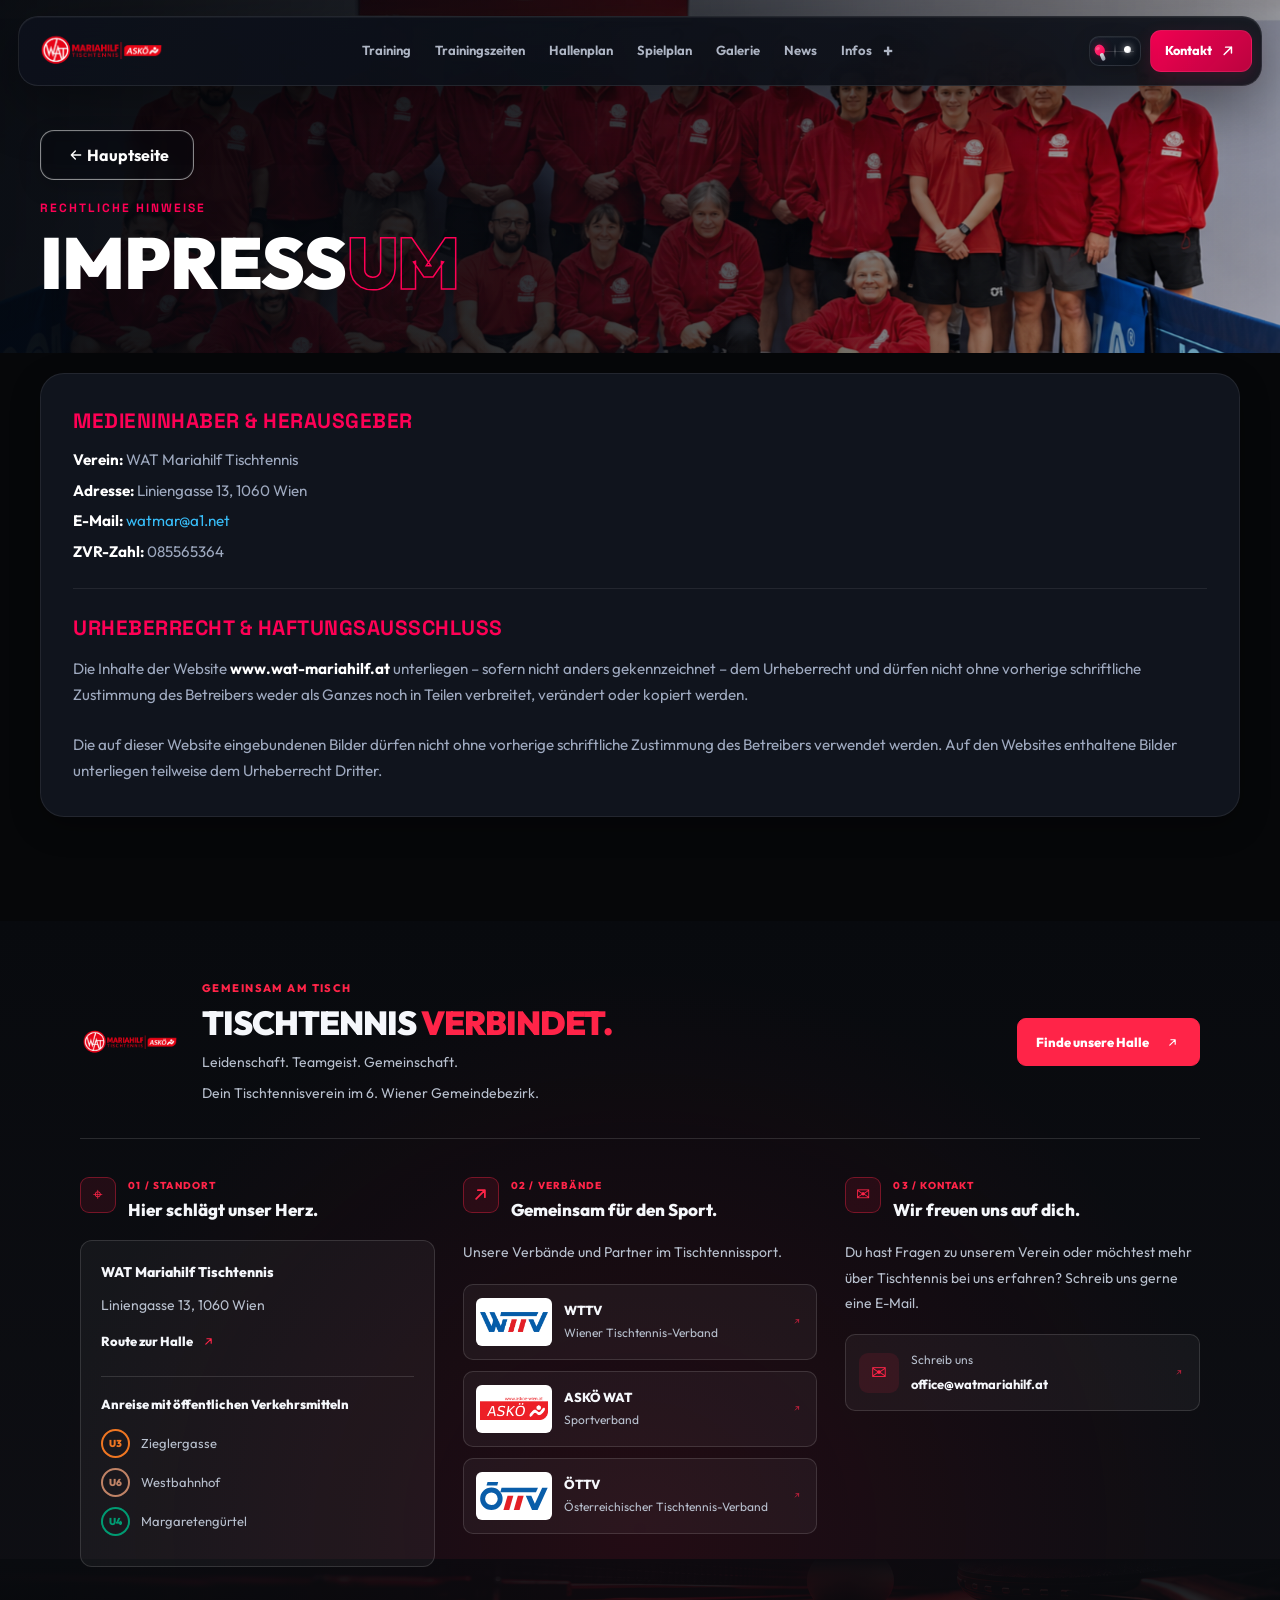
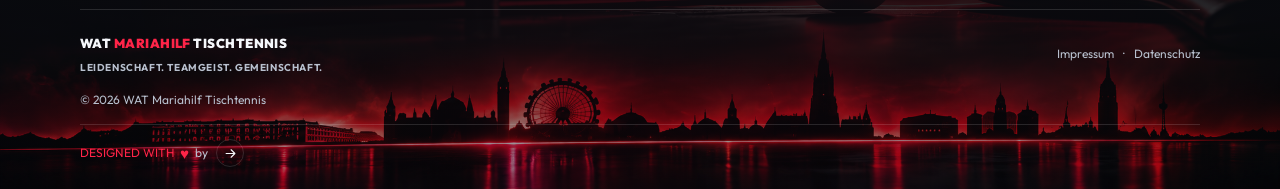
<file: impressum.html>
<!DOCTYPE html>
<html lang="de">
<head>
  <meta charset="UTF-8">
  <meta name="viewport" content="width=device-width, initial-scale=1.0">
  <title>Impressum – WAT Mariahilf Tischtennis</title>
  <meta name="description" content="Impressum und Kontaktinformationen des WAT Mariahilf Tischtennis.">
  <meta name="theme-color" content="#0a0d14">
  
  <link rel="icon" type="image/png" sizes="150x150" href="imgs/favlogo.png">
  <link rel="preconnect" href="https://fonts.googleapis.com">
  <link rel="preconnect" href="https://fonts.gstatic.com" crossorigin>
  <link href="https://fonts.googleapis.com/css2?family=Outfit:wght@400;600;800;900&family=Space+Grotesk:wght@500;700&display=swap" rel="stylesheet">

  <!-- Externe Style.css einbinden -->
  <link rel="stylesheet" href="style.css">

</head>
<body>

  <!-- Navigation Bar -->
<header class="navbar-wrapper">
    <div id="navbar-placeholder"></div>
  </header>
  

  <!-- Hero Bereich -->
  <section class="hero-section">
    <div class="container">
      <a href="index.html" class="btn-outline" style="margin-bottom: 14px;">← Hauptseite</a>
      <br>
      <div class="hero-badge">RECHTLICHE HINWEISE</div>
      <h1 class="hero-title">IMPRESS<span class="text-stroke">UM</span></h1>
    </div>
  </section>

  <!-- Impressum Inhalt -->
  <section class="legal-section">
    <div class="container">
      <div class="legal-card">
        
        <!-- Vereinsdaten -->
        <div class="legal-block">
          <h2>Medieninhaber & Herausgeber</h2>
          <ul class="legal-info-list">
            <li><strong>Verein:</strong> WAT Mariahilf Tischtennis</li>
            <li><strong>Adresse:</strong> Liniengasse 13, 1060 Wien</li>
            <li><strong>E-Mail:</strong> <a href="mailto:watmar@a1.net">watmar@a1.net</a></li>
            <li><strong>ZVR-Zahl:</strong> 085565364</li>
          </ul>
        </div>

        <hr style="border: 0; border-top: 1px solid var(--border-glow);">

        <!-- Urheberrecht -->
        <div class="legal-block">
          <h2>Urheberrecht & Haftungsausschluss</h2>
          <p>
            Die Inhalte der Website <strong>www.wat-mariahilf.at</strong> unterliegen – sofern nicht anders gekennzeichnet – dem Urheberrecht und dürfen nicht ohne vorherige schriftliche Zustimmung des Betreibers weder als Ganzes noch in Teilen verbreitet, verändert oder kopiert werden.
          </p>
          <br>
          <p>
            Die auf dieser Website eingebundenen Bilder dürfen nicht ohne vorherige schriftliche Zustimmung des Betreibers verwendet werden. Auf den Websites enthaltene Bilder unterliegen teilweise dem Urheberrecht Dritter.
          </p>
        </div>

      </div>
    </div>
  </section>

  <!-- Automatischer Footer Placeholder -->
  <div id="footer-placeholder"></div>

 <script src="script.js"></script>
 <button id="backToTop" class="back-to-top" aria-label="Nach oben scrollen">↑</button>
</body>
</html>
</file>
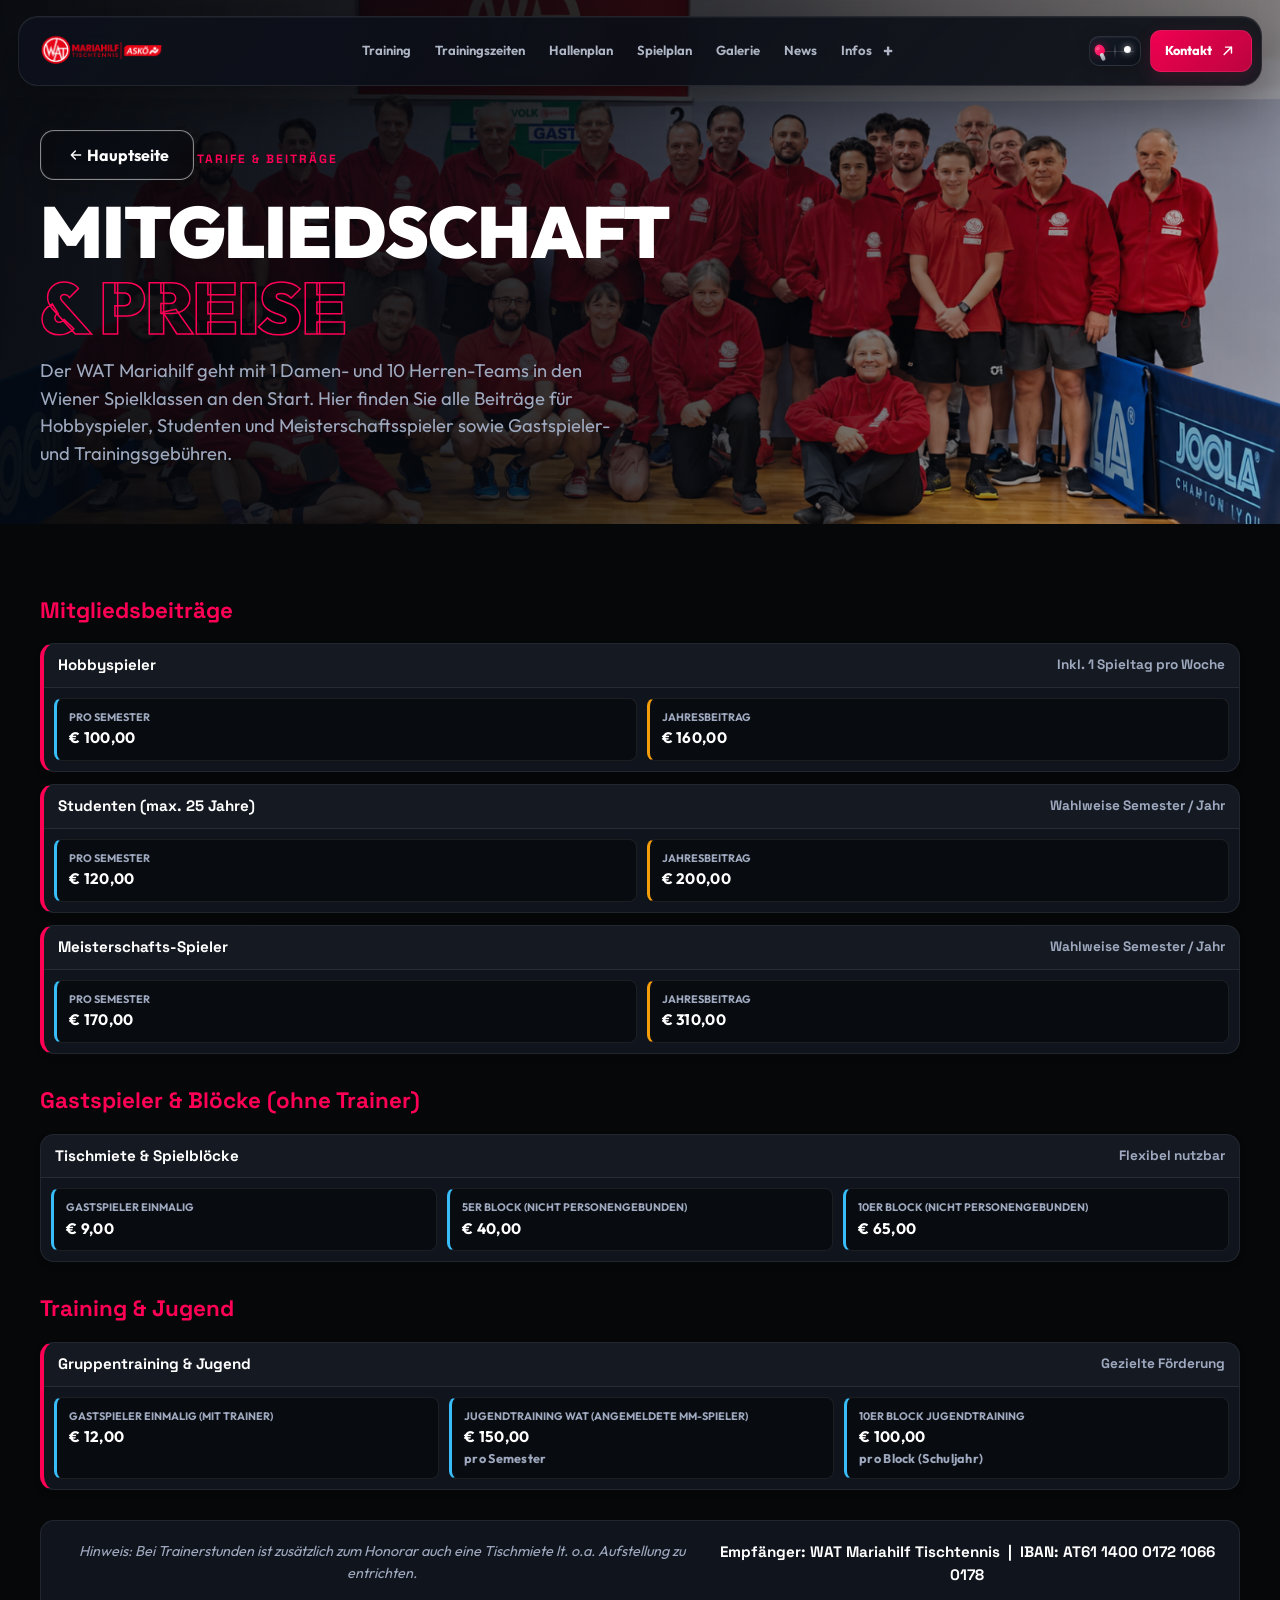
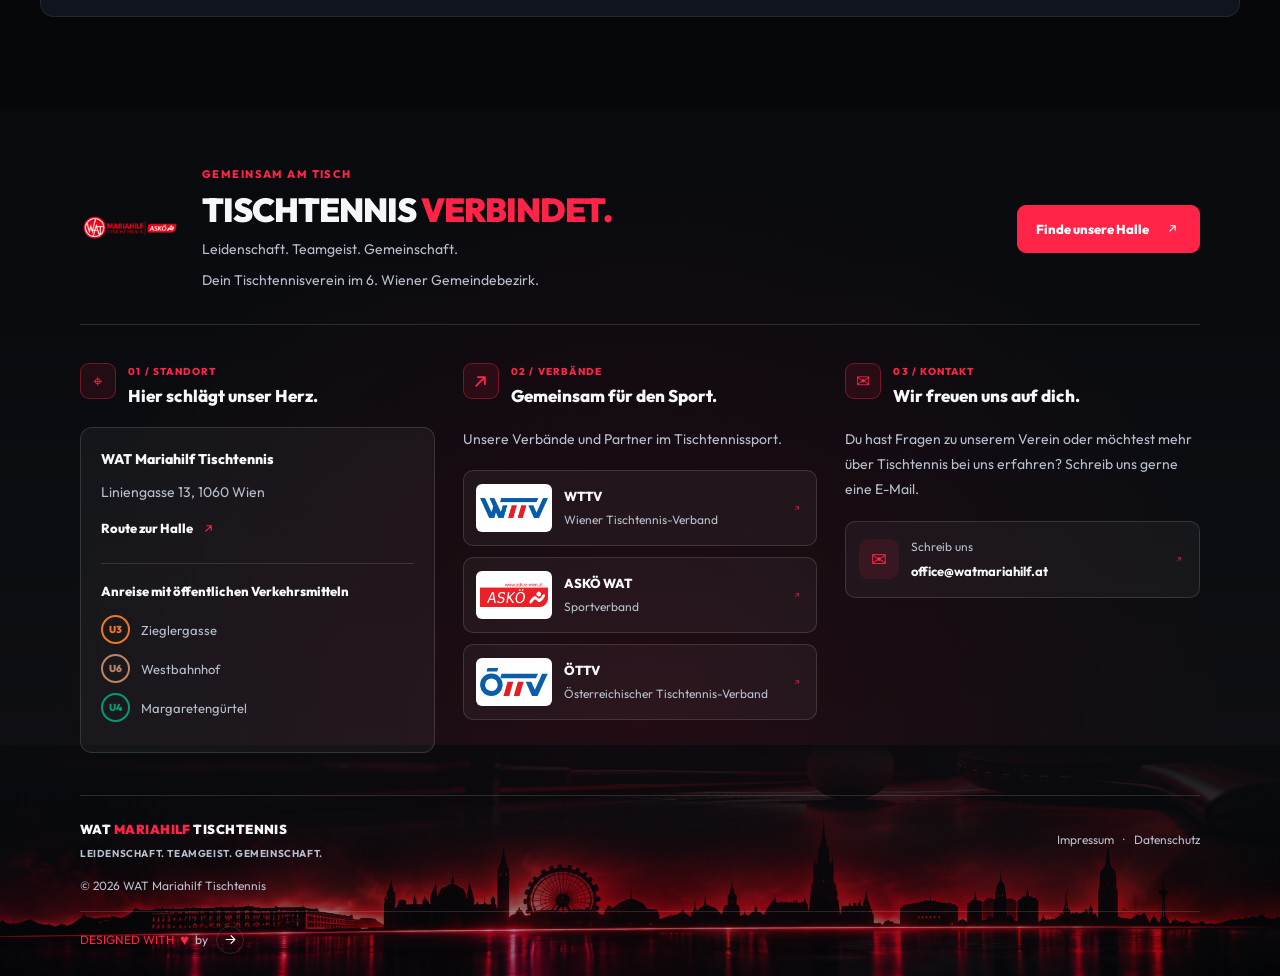
<file: info.html>
<!DOCTYPE html>
<html lang="de">
<head>
  <meta charset="UTF-8">
  <meta name="viewport" content="width=device-width, initial-scale=1.0">
  <title>Mitgliedsbeiträge & Preise – WAT Mariahilf</title>
  <meta name="description" content="Mitgliedsbeiträge, Preise und wichtige Vereinsinformationen des WAT Mariahilf Tischtennis.">
  <meta name="theme-color" content="#0a0d14">
  
  <link rel="icon" type="image/png" sizes="150x150" href="imgs/favlogo.png">
  <link rel="preconnect" href="https://fonts.googleapis.com">
  <link rel="preconnect" href="https://fonts.gstatic.com" crossorigin>
  <link href="https://fonts.googleapis.com/css2?family=Outfit:wght@400;600;800;900&family=Space+Grotesk:wght@500;700&display=swap" rel="stylesheet">
  <link rel="stylesheet" href="style.css">
</head>
<body>

  <!-- Navigation Bar (Wird über script.js geladen) -->
  <header class="navbar-wrapper">
    <div id="navbar-placeholder"></div>
  </header>

  <!-- Hero Bereich -->
  <section class="hero-section">
    <div class="container">
      <a href="index.html" class="btn-outline" style="margin-bottom: 14px;">← Hauptseite</a>
      <div class="hero-badge">TARIFE & BEITRÄGE</div>
      <h1 class="hero-title">MITGLIEDSCHAFT<br><span class="text-stroke">& PREISE</span></h1>
      <p class="hero-subtitle">Der WAT Mariahilf geht mit 1 Damen- und 10 Herren-Teams in den Wiener Spielklassen an den Start. Hier finden Sie alle Beiträge für Hobbyspieler, Studenten und Meisterschaftsspieler sowie Gastspieler- und Trainingsgebühren.</p>
    </div>
  </section>

  <!-- Preise & Tarife Section -->
  <section class="section">
    <div class="container">
      
      <!-- Hobbyspieler, Studenten & Meisterschaftsspieler -->
      <h2 style="font-family: 'Space Grotesk', sans-serif; font-size: 1.4rem; margin-bottom: 16px; color: var(--neon-red);">Mitgliedsbeiträge</h2>
      <div class="week-grid" style="margin-bottom: 30px;">
        
        <div class="day-card has-matches">
          <div class="day-header">
            <span class="day-title">Hobbyspieler</span>
            <span class="day-date">Inkl. 1 Spieltag pro Woche</span>
          </div>
          <div class="matches-container">
            <div class="match-badge home">
              <span class="match-type">Pro Semester</span>
              <span class="match-teams">€ 100,00</span>
            </div>
            <div class="match-badge away">
              <span class="match-type">Jahresbeitrag</span>
              <span class="match-teams">€ 160,00</span>
            </div>
          </div>
        </div>

        <div class="day-card has-matches">
          <div class="day-header">
            <span class="day-title">Studenten (max. 25 Jahre)</span>
            <span class="day-date">Wahlweise Semester / Jahr</span>
          </div>
          <div class="matches-container">
            <div class="match-badge home">
              <span class="match-type">Pro Semester</span>
              <span class="match-teams">€ 120,00</span>
            </div>
            <div class="match-badge away">
              <span class="match-type">Jahresbeitrag</span>
              <span class="match-teams">€ 200,00</span>
            </div>
          </div>
        </div>

        <div class="day-card has-matches">
          <div class="day-header">
            <span class="day-title">Meisterschafts-Spieler</span>
            <span class="day-date">Wahlweise Semester / Jahr</span>
          </div>
          <div class="matches-container">
            <div class="match-badge home">
              <span class="match-type">Pro Semester</span>
              <span class="match-teams">€ 170,00</span>
            </div>
            <div class="match-badge away">
              <span class="match-type">Jahresbeitrag</span>
              <span class="match-teams">€ 310,00</span>
            </div>
          </div>
        </div>

      </div>   

      <!-- Gastspieler & Blöcke (Ohne Trainer) -->
      <h2 style="font-family: 'Space Grotesk', sans-serif; font-size: 1.4rem; margin-bottom: 16px; color: var(--neon-red);">Gastspieler & Blöcke (ohne Trainer)</h2>
      <div class="week-grid" style="margin-bottom: 30px;">
        <div class="day-card">
          <div class="day-header">
            <span class="day-title">Tischmiete & Spielblöcke</span>
            <span class="day-date">Flexibel nutzbar</span>
          </div>
          <div class="matches-container" style="grid-template-columns: repeat(auto-fit, minmax(220px, 1fr));">
            <div class="match-badge home ">
              <span class="match-type ">Gastspieler einmalig</span>
              <span class="match-teams">€ 9,00</span>
            </div>
            <div class="match-badge home">
              <span class="match-type ">5er Block (NICHT PERSONENGEBUNDEN)</span>
              <span class="match-teams">€ 40,00</span>
            </div>
            <div class="match-badge home">
              <span class="match-type">10er Block (NICHT PERSONENGEBUNDEN)</span>
              <span class="match-teams">€ 65,00</span>
            </div>
          </div>
        </div>
      </div>

      <!-- Training & Jugend -->
      <h2 style="font-family: 'Space Grotesk', sans-serif; font-size: 1.4rem; margin-bottom: 16px; color: var(--neon-red);">Training & Jugend</h2>
      <div class="week-grid" style="margin-bottom: 30px;">
        <div class="day-card has-matches">
          <div class="day-header">
            <span class="day-title">Gruppentraining & Jugend</span>
            <span class="day-date">Gezielte Förderung</span>
          </div>
          <div class="matches-container" style="grid-template-columns: repeat(auto-fit, minmax(220px, 1fr));">
            <div class="match-badge home">
              <span class="match-type">Gastspieler einmalig (mit Trainer)</span>
              <span class="match-teams">€ 12,00</span>
            </div>
            <div class="match-badge home">
              <span class="match-type">Jugendtraining WAT (angemeldete MM-Spieler)</span>
              <span class="match-teams">€ 150,00 <small style="color:var(--text-dim); display:block;">pro Semester</small></span>
            </div>
            <div class="match-badge home">
              <span class="match-type">10er Block Jugendtraining</span>
              <span class="match-teams">€ 100,00 <small style="color:var(--text-dim); display:block;">pro Block (Schuljahr)</small></span>
            </div>
          </div>
        </div>
      </div>

     
      <div class="controls-bar" style="background: var(--bg-card); padding: 20px; text-align: center;">
        <p style="color: var(--text-dim); font-size: 0.9rem; margin-bottom: 12px;">
          <em>Hinweis: Bei Trainerstunden ist zusätzlich zum Honorar auch eine Tischmiete lt. o.a. Aufstellung zu entrichten.</em>
        </p>
        <p style="font-family: 'Space Grotesk', sans-serif; font-weight: 700; color: var(--text-main); font-size: 0.95rem;">
          Empfänger: WAT Mariahilf Tischtennis &nbsp;|&nbsp; IBAN: AT61 1400 0172 1066 0178
        </p>
      </div>

    </div>
  </section>

  <!-- Footer (Wird über script.js geladen) -->
  <div id="footer-placeholder"></div>

  <script src="script.js"></script>
  <button id="backToTop" class="back-to-top" aria-label="Nach oben scrollen">↑</button>

</body>
</html>
</file>
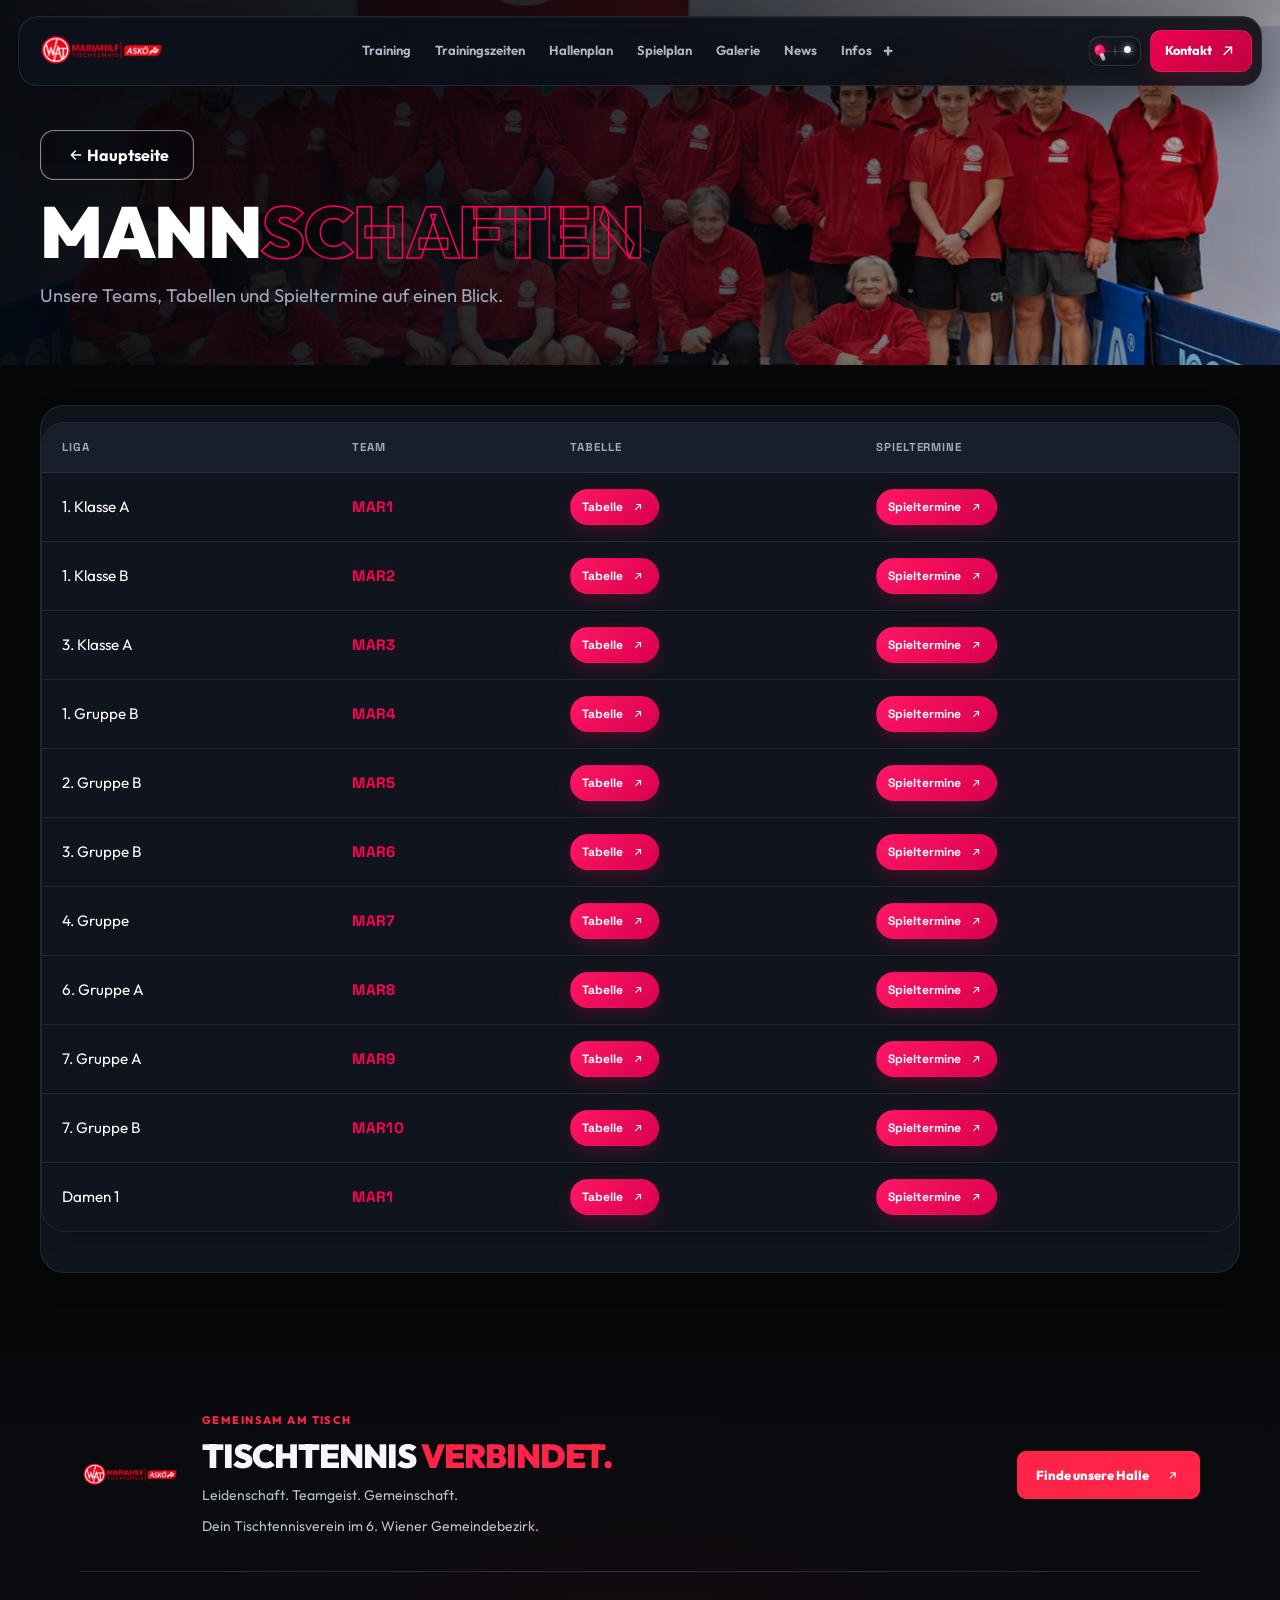
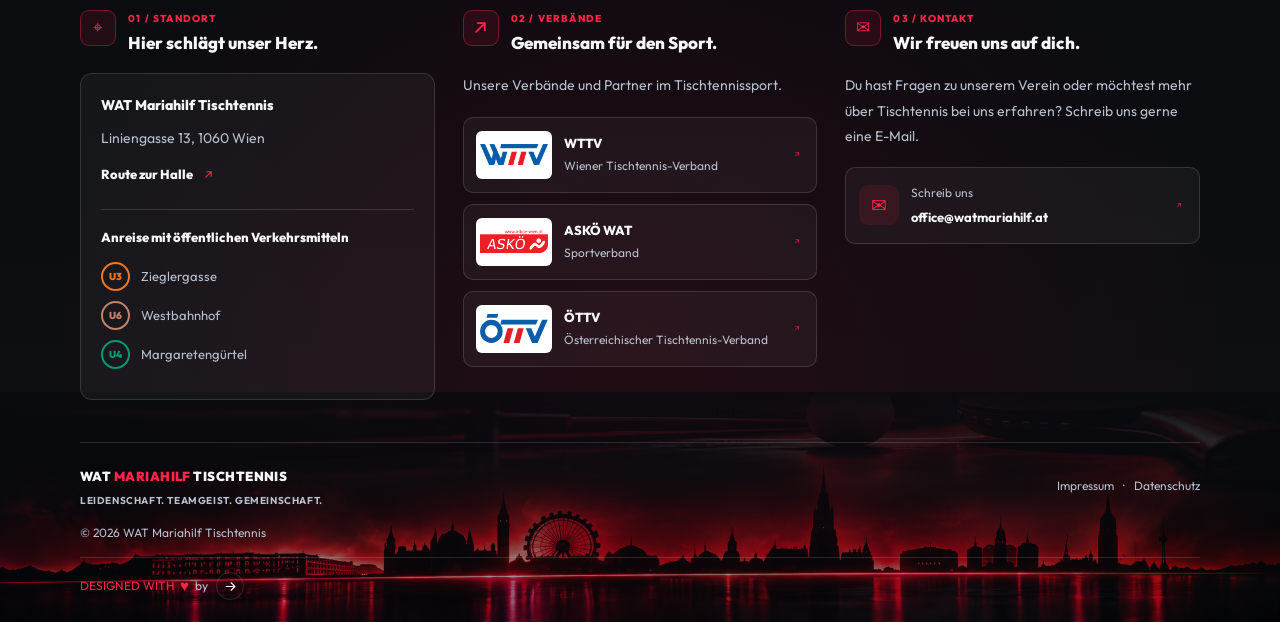
<file: mannschaften.html>
<!DOCTYPE html>
<html lang="de">
<head>
  <meta charset="UTF-8">
  <meta name="viewport" content="width=device-width, initial-scale=1.0">
  <title>Mannschaften – WAT Mariahilf Tischtennis</title>
  <meta name="description" content="Mannschaften, Tabellen und Spieltermine des WAT Mariahilf Tischtennis.">
  <meta name="theme-color" content="#0a0d14">
  <link rel="icon" type="image/png" sizes="150x150" href="imgs/favlogo.png">
  <link rel="preconnect" href="https://fonts.googleapis.com">
  <link rel="preconnect" href="https://fonts.gstatic.com" crossorigin>
  <link href="https://fonts.googleapis.com/css2?family=Outfit:wght@400;600;800;900&family=Space+Grotesk:wght@500;700&display=swap" rel="stylesheet">
  <link rel="stylesheet" href="style.css">
</head>
<body>

    <!-- Externer Navbar-Placeholder -->
    <div id="navbar-placeholder"></div>

 <!-- Editorial Hero -->
  <section class="hero-section">
    <div class="container">
        <a href="index.html" class="btn-outline" style="margin-bottom: 14px;">← Hauptseite</a>
<h1 class="hero-title">Mann<span class="text-stroke">schaften</span></h1>
<p class="hero-subtitle">Unsere Teams, Tabellen und Spieltermine auf einen Blick.</p>
      

    </div>
  </section>
    <!-- Hauptinhalt mit der Tabelle -->
    <main class="container team-page-main">
        <div class="table-card">
            <div class="table-responsive">
                <table class="team-table">
                    <caption class="visually-hidden">Mannschaften, Ligen, Tabellen und Spieltermine</caption>
                    <thead>
                        <tr>
                            <th>Liga</th>
                            <th>Team</th>
                            <th>Tabelle</th>
                            <th>Spieltermine</th>
                        </tr>
                    </thead>
                    <tbody>
                        <tr><td data-label="Liga">1. Klasse A</td><td data-label="Team">MAR1</td><td data-label="Tabelle"><a href="https://oettv.xttv.at/ed/index.php?lid=8953&uegID=2183" class="table-link" target="_blank" rel="noopener noreferrer">Tabelle <span aria-hidden="true">↗</span></a></td><td data-label="Spieltermine"><a href="https://oettv.xttv.at/ed/index.php?tid=55833&do=spiele" class="table-link" target="_blank" rel="noopener noreferrer">Spieltermine <span aria-hidden="true">↗</span></a></td></tr>
                        <tr><td data-label="Liga">1. Klasse B</td><td data-label="Team">MAR2</td><td data-label="Tabelle"><a href="https://oettv.xttv.at/ed/index.php?lid=8954&uegID=2183" class="table-link" target="_blank" rel="noopener noreferrer">Tabelle <span aria-hidden="true">↗</span></a></td><td data-label="Spieltermine"><a href="https://oettv.xttv.at/ed/index.php?tid=55834&do=spiele" class="table-link" target="_blank" rel="noopener noreferrer">Spieltermine <span aria-hidden="true">↗</span></a></td></tr>
                        <tr><td data-label="Liga">3. Klasse A</td><td data-label="Team">MAR3</td><td data-label="Tabelle"><a href="https://oettv.xttv.at/ed/index.php?lid=8956&uegID=2183" class="table-link" target="_blank" rel="noopener noreferrer">Tabelle <span aria-hidden="true">↗</span></a></td><td data-label="Spieltermine"><a href="https://oettv.xttv.at/ed/index.php?tid=52660&do=spiele" class="table-link" target="_blank" rel="noopener noreferrer">Spieltermine <span aria-hidden="true">↗</span></a></td></tr>
                        <tr><td data-label="Liga">1. Gruppe B</td><td data-label="Team">MAR4</td><td data-label="Tabelle"><a href="https://oettv.xttv.at/ed/index.php?lid=8961&uegID=2184" class="table-link" target="_blank" rel="noopener noreferrer">Tabelle <span aria-hidden="true">↗</span></a></td><td data-label="Spieltermine"><a href="https://oettv.xttv.at/ed/index.php?tid=55836&do=spiele" class="table-link" target="_blank" rel="noopener noreferrer">Spieltermine <span aria-hidden="true">↗</span></a></td></tr>
                        <tr><td data-label="Liga">2. Gruppe B</td><td data-label="Team">MAR5</td><td data-label="Tabelle"><a href="https://oettv.xttv.at/ed/index.php?lid=8963&uegID=2184" class="table-link" target="_blank" rel="noopener noreferrer">Tabelle <span aria-hidden="true">↗</span></a></td><td data-label="Spieltermine"><a href="https://oettv.xttv.at/ed/index.php?tid=55837&do=spiele" class="table-link" target="_blank" rel="noopener noreferrer">Spieltermine <span aria-hidden="true">↗</span></a></td></tr>
                        <tr><td data-label="Liga">3. Gruppe B</td><td data-label="Team">MAR6</td><td data-label="Tabelle"><a href="https://oettv.xttv.at/ed/index.php?lid=8965&uegID=2184" class="table-link" target="_blank" rel="noopener noreferrer">Tabelle <span aria-hidden="true">↗</span></a></td><td data-label="Spieltermine"><a href="https://oettv.xttv.at/ed/index.php?tid=55838&do=spiele" class="table-link" target="_blank" rel="noopener noreferrer">Spieltermine <span aria-hidden="true">↗</span></a></td></tr>
                        <tr><td data-label="Liga">4. Gruppe</td><td data-label="Team">MAR7</td><td data-label="Tabelle"><a href="https://oettv.xttv.at/ed/index.php?lid=8966&uegID=2184" class="table-link" target="_blank" rel="noopener noreferrer">Tabelle <span aria-hidden="true">↗</span></a></td><td data-label="Spieltermine"><a href="https://oettv.xttv.at/ed/index.php?tid=55839&do=spiele" class="table-link" target="_blank" rel="noopener noreferrer">Spieltermine <span aria-hidden="true">↗</span></a></td></tr>
                        <tr><td data-label="Liga">6. Gruppe A</td><td data-label="Team">MAR8</td><td data-label="Tabelle"><a href="https://oettv.xttv.at/ed/index.php?lid=8969&uegID=2184" class="table-link" target="_blank" rel="noopener noreferrer">Tabelle <span aria-hidden="true">↗</span></a></td><td data-label="Spieltermine"><a href="https://oettv.xttv.at/ed/index.php?tid=55841&do=spiele" class="table-link" target="_blank" rel="noopener noreferrer">Spieltermine <span aria-hidden="true">↗</span></a></td></tr>
                        <tr><td data-label="Liga">7. Gruppe A</td><td data-label="Team">MAR9</td><td data-label="Tabelle"><a href="https://oettv.xttv.at/ed/index.php?lid=8971&uegID=2184" class="table-link" target="_blank" rel="noopener noreferrer">Tabelle <span aria-hidden="true">↗</span></a></td><td data-label="Spieltermine"><a href="https://oettv.xttv.at/ed/index.php?tid=55842&do=spiele" class="table-link" target="_blank" rel="noopener noreferrer">Spieltermine <span aria-hidden="true">↗</span></a></td></tr>
                        <tr><td data-label="Liga">7. Gruppe B</td><td data-label="Team">MAR10</td><td data-label="Tabelle"><a href="https://oettv.xttv.at/ed/index.php?lid=8972&uegID=2184" class="table-link" target="_blank" rel="noopener noreferrer">Tabelle <span aria-hidden="true">↗</span></a></td><td data-label="Spieltermine"><a href="https://oettv.xttv.at/ed/index.php?tid=55840&do=spiele" class="table-link" target="_blank" rel="noopener noreferrer">Spieltermine <span aria-hidden="true">↗</span></a></td></tr>
                        <tr><td data-label="Liga">Damen 1</td><td data-label="Team">MAR1</td><td data-label="Tabelle"><a href="https://oettv.xttv.at/ed/index.php?uegID=2185" class="table-link" target="_blank" rel="noopener noreferrer">Tabelle <span aria-hidden="true">↗</span></a></td><td data-label="Spieltermine"><a href="https://oettv.xttv.at/ed/index.php?tid=55843&do=spiele" class="table-link" target="_blank" rel="noopener noreferrer">Spieltermine <span aria-hidden="true">↗</span></a></td></tr>
                    </tbody>
                </table>
            </div>
        </div>
    </main>

    <!-- Back to Top Button -->
    <button id="backToTop" class="back-to-top" aria-label="Nach oben scrollen">↑</button>

    <!-- Externer Footer-Placeholder -->
    <div id="footer-placeholder"></div>

    <!-- Zentrales JavaScript zum Laden der Platzhalter und für Interaktionen -->
    <script src="script.js"></script>
</body>
</html>
</file>
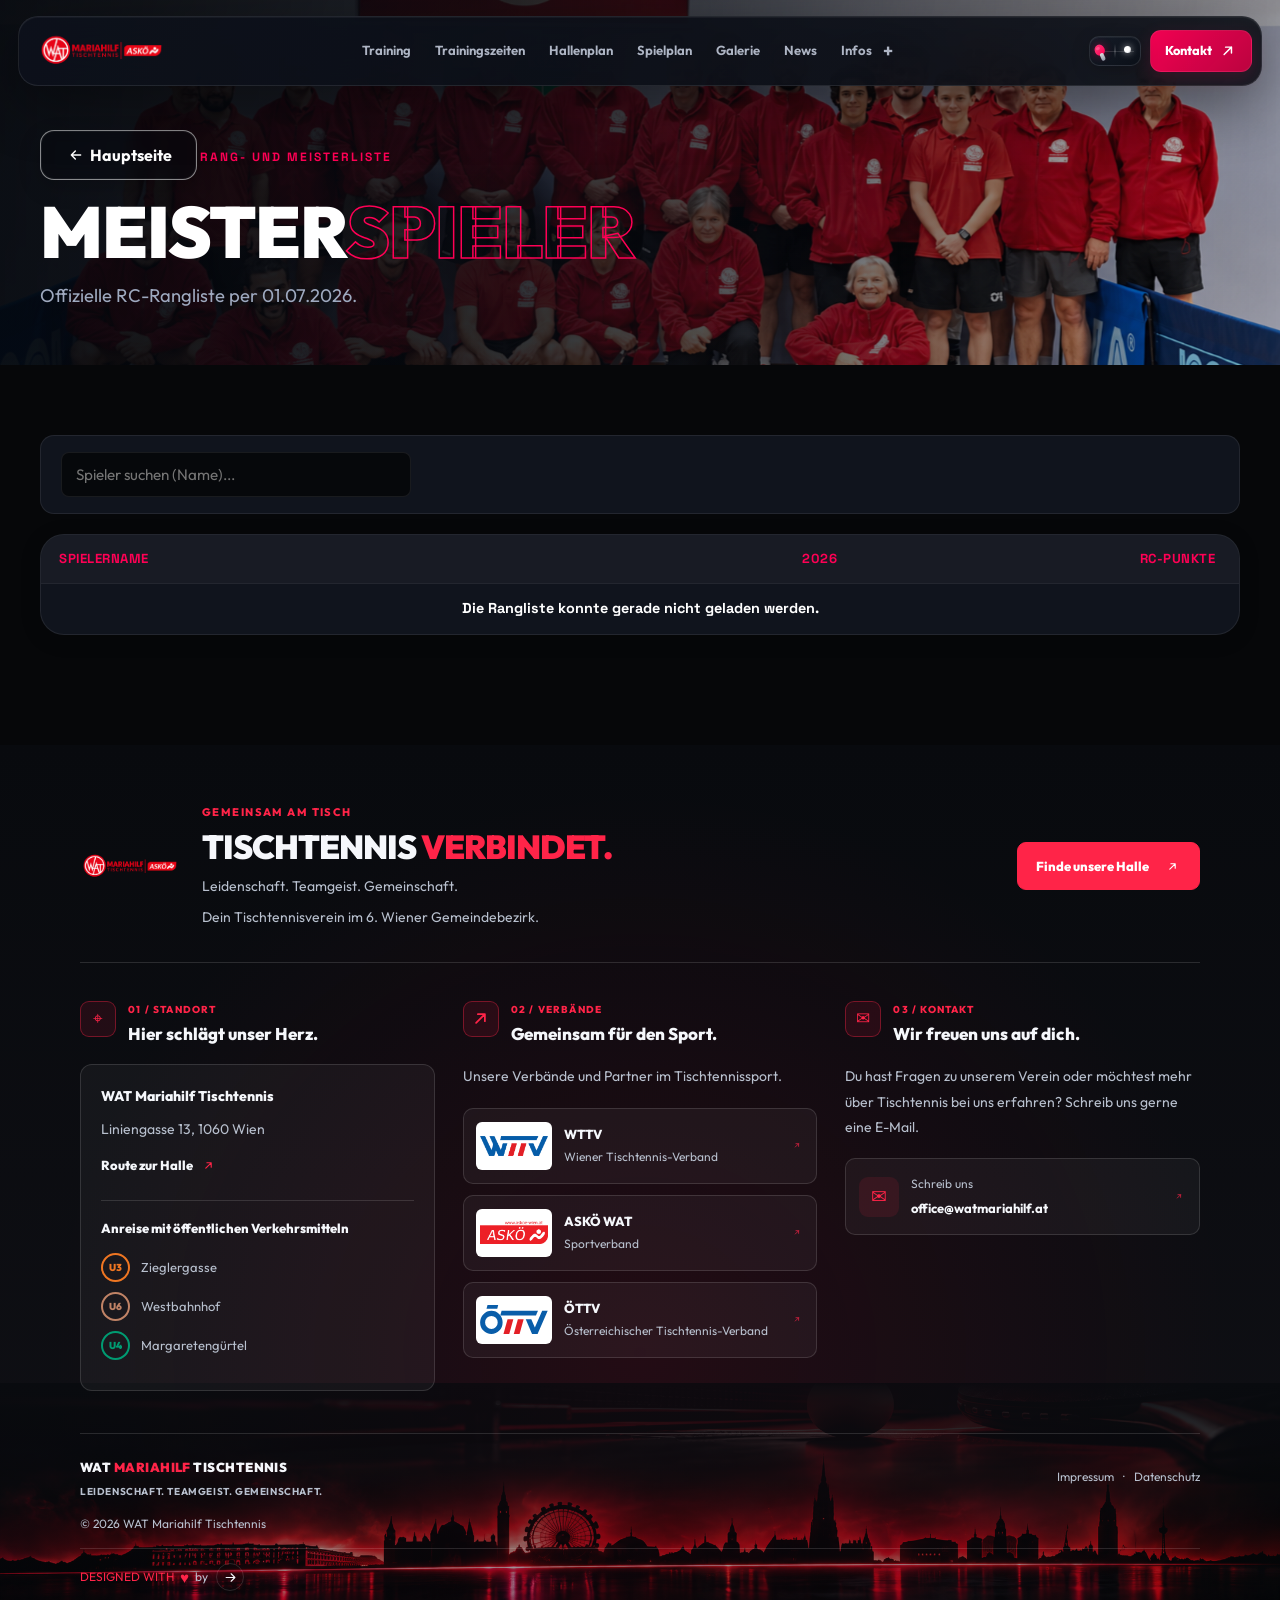
<file: meisterspieler.html>
<!DOCTYPE html>
<html lang="de">
<head>
  <meta charset="UTF-8">
  <meta name="viewport" content="width=device-width, initial-scale=1.0">
  <title>Meisterspieler – WAT Mariahilf</title>
  <meta name="description" content="Offizielle RC-Rangliste und Meisterspieler des WAT Mariahilf Tischtennis.">
  <meta name="theme-color" content="#0a0d14">
  
  <link rel="icon" type="image/png" sizes="400x400" href="imgs/favlogo.png">
  <link rel="preconnect" href="https://fonts.googleapis.com">
  <link rel="preconnect" href="https://fonts.gstatic.com" crossorigin>
  <link href="https://fonts.googleapis.com/css2?family=Outfit:wght@400;600;800;900&family=Space+Grotesk:wght@500;700&display=swap" rel="stylesheet">
  <link rel="stylesheet" href="style.css">
</head>
<body>

  <!-- Navigation Bar -->
  <header class="navbar-wrapper">
    <div id="navbar-placeholder"></div>
  </header>

  <!-- Hero Bereich -->
  <section class="hero-section">
    <div class="container">
      <a href="index.html" class="btn-outline hero-back-btn">← Hauptseite</a>
      <div class="hero-badge">RANG- UND MEISTERLISTE</div>
      <h1 class="hero-title">MEISTER<span class="text-stroke">SPIELER</span></h1>
      <p class="hero-subtitle">Offizielle RC-Rangliste per 01.07.2026.</p>
    </div>
  </section>

  <!-- Meisterspieler Sektion mit Suchfeld und Tabelle -->
  <section class="section">
    <div class="container">
      
      <!-- Steuerungsleiste / Suchfeld -->
      <div class="controls-bar player-controls">
        <label class="visually-hidden" for="playerSearch">Spieler suchen</label>
        <input type="search" class="search-input" id="playerSearch" placeholder="Spieler suchen (Name)..." autocomplete="off">
      </div>

      <!-- Tabellen-Container für perfekte Handy-Ansicht (Scrollbar) -->
      <div class="table-responsive">
        <table class="meister-table" id="meisterTable">
          <thead>
            <tr>
              <th>Spielername</th>
              <th>2026</th>
              <th>RC-Punkte</th>
            </tr>
          </thead>
          <tbody id="playerTableBody" aria-live="polite">
            <tr>
              <td colspan="3" class="table-status">Lade Rangliste von Google Sheets...</td>
            </tr>
          </tbody>
        </table>
      </div>

    </div>
  </section>

  <!-- Container für den dynamischen Footer -->
  <div id="footer-placeholder"></div>

  <!-- Back-to-Top Button -->
  <button id="backToTop" class="back-to-top" aria-label="Nach oben scrollen">↑</button>

  <!-- Haupt-Script (Lädt Navbar, Footer, Dark Mode & Rangliste) -->
  <script src="script.js"></script>

</body>
</html>
</file>
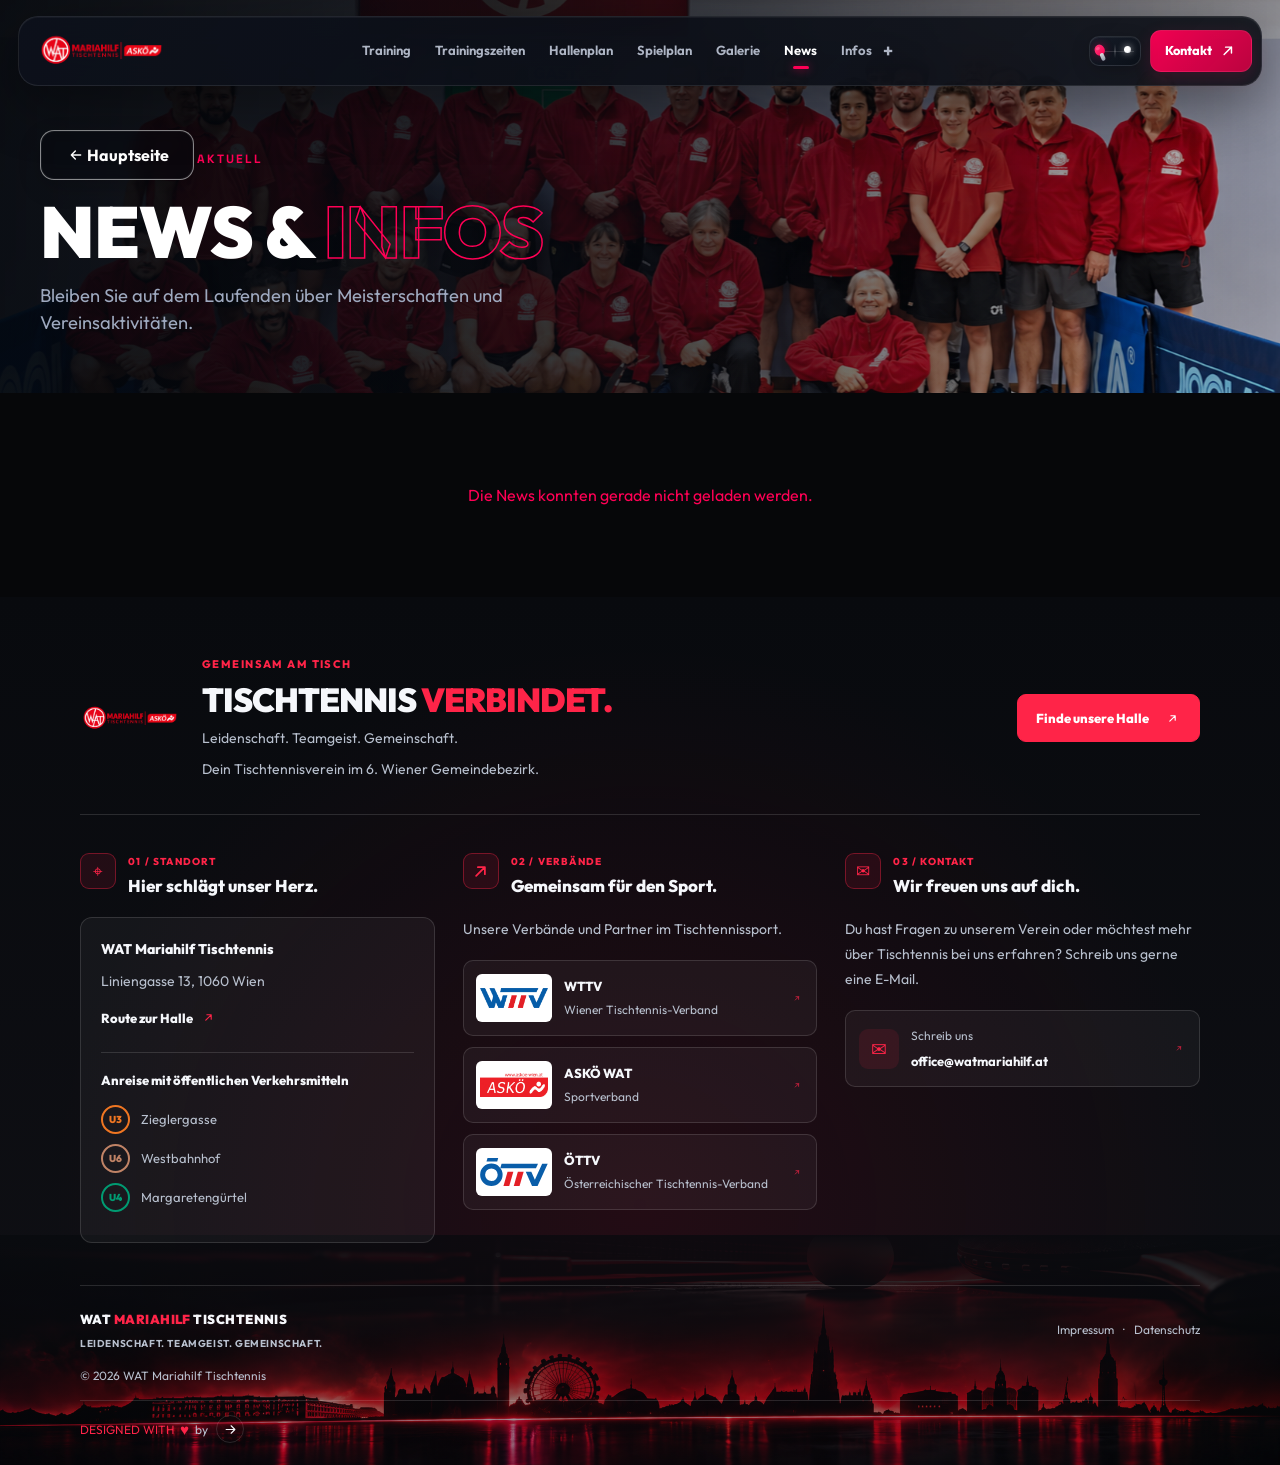
<file: news.html>
<!DOCTYPE html>
<html lang="de">
<head>
  <meta charset="UTF-8">
  <meta name="viewport" content="width=device-width, initial-scale=1.0">
  <title>News & Aktuelles – WAT Mariahilf Tischtennis</title>
  <meta name="description" content="Aktuelle News, Meisterschaften und Vereinsinfos vom WAT Mariahilf Tischtennis in Wien.">
  <meta name="theme-color" content="#0a0d14">
  
  <link rel="icon" type="image/png" sizes="150x150" href="imgs/favlogo.png">
  <link rel="preconnect" href="https://fonts.googleapis.com">
  <link rel="preconnect" href="https://fonts.gstatic.com" crossorigin>
  <link href="https://fonts.googleapis.com/css2?family=Outfit:wght@400;600;800;900&family=Space+Grotesk:wght@500;700&display=swap" rel="stylesheet">
  <link rel="stylesheet" href="style.css">
</head>
<body>

  <!-- Navigation Bar -->
  <header class="navbar-wrapper">
    <div id="navbar-placeholder"></div>
  </header>

  <!-- Hero Bereich -->
  <section class="hero-section">
    <div class="container">
      <a href="index.html" class="btn-outline" style="margin-bottom: 14px;">← Hauptseite</a>
      <div class="hero-badge">AKTUELL</div>
      <h1 class="hero-title">NEWS & <span class="text-stroke">INFOS</span></h1>
      <p class="hero-subtitle">Bleiben Sie auf dem Laufenden über Meisterschaften und Vereinsaktivitäten.</p>
    </div>
  </section>

  <!-- News Section -->
  <section class="section">
    <div class="container">
      <div class="news-grid" id="newsGrid">
        <p class="data-status">Lade News...</p>
      </div>
    </div>
  </section>

  <!-- Footer -->
  <div id="footer-placeholder"></div>


  <script src="script.js"></script>

</body>
</html>
</file>
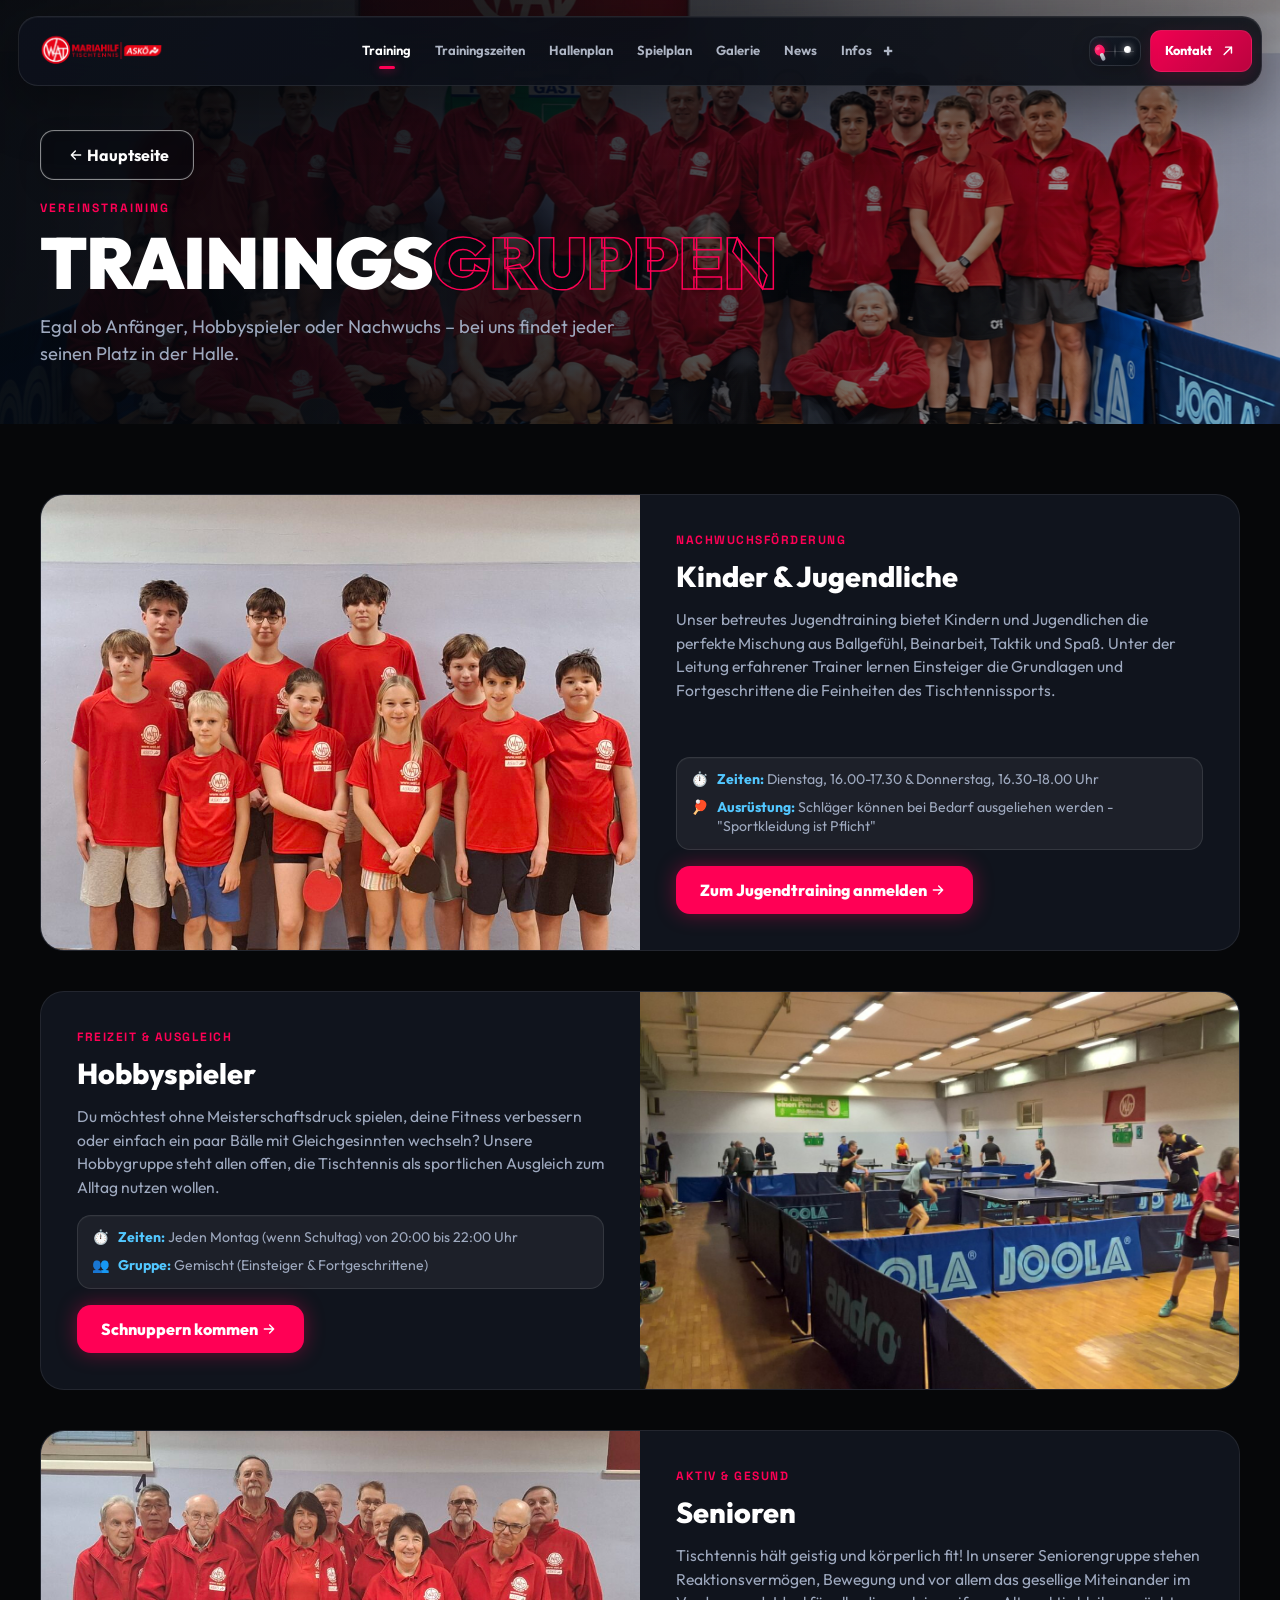
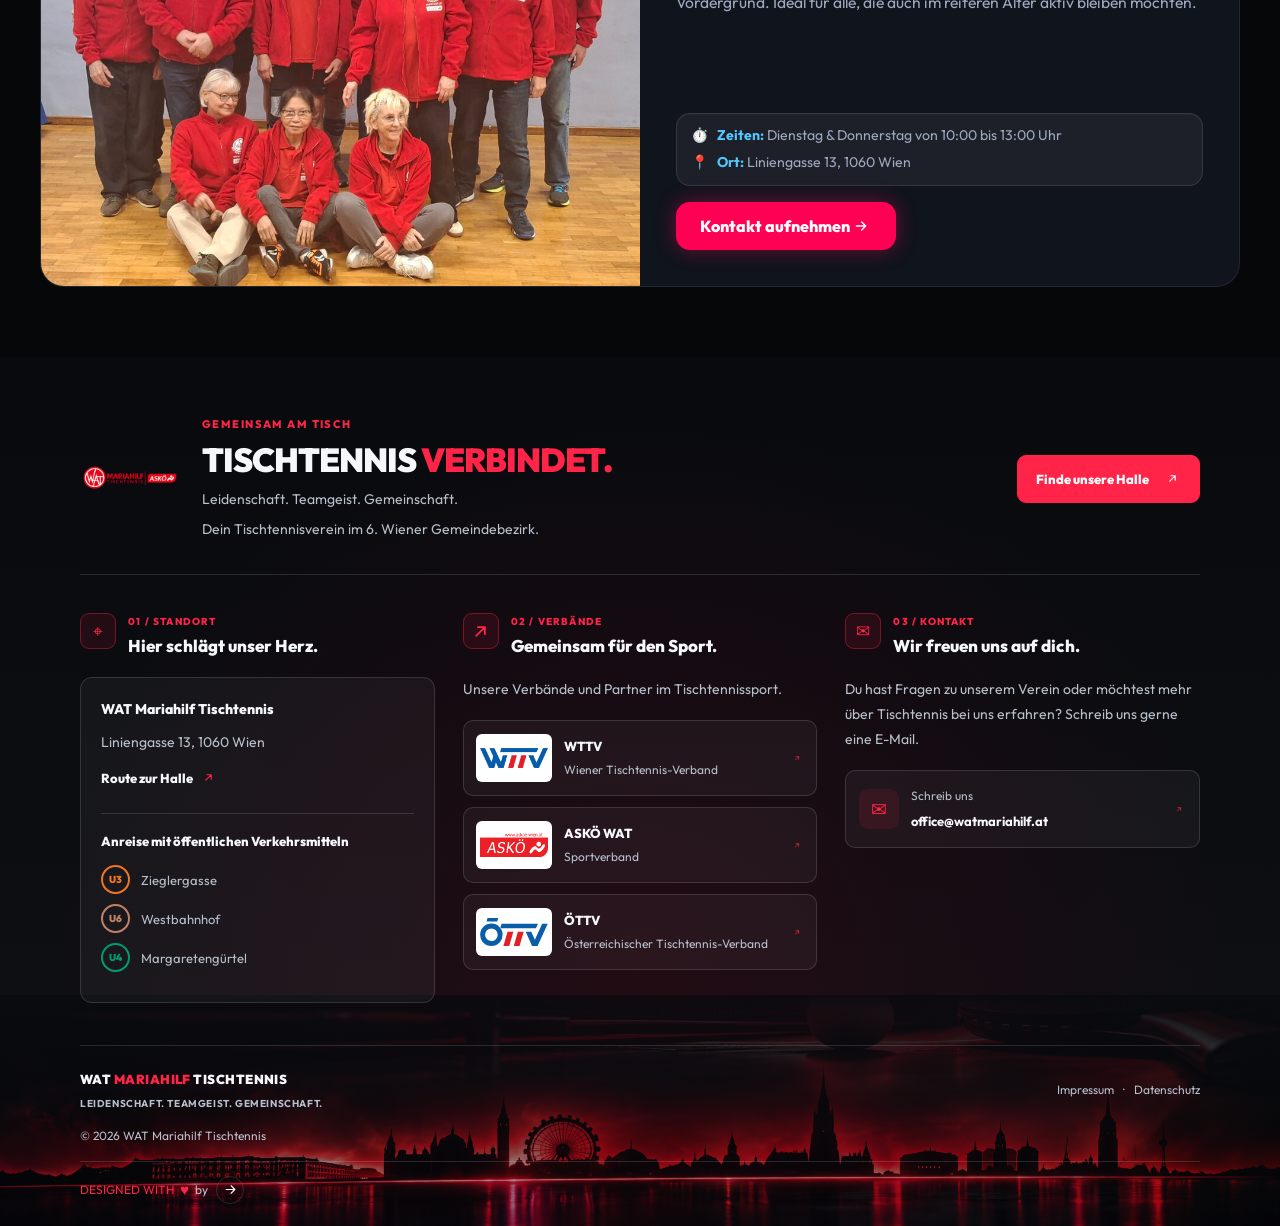
<file: training.html>
<!DOCTYPE html>
<html lang="de">
<head>
  <meta charset="UTF-8">
  <meta name="viewport" content="width=device-width, initial-scale=1.0">
  <title>Training & Gruppen – WAT Mariahilf</title>
  <meta name="description" content="Tischtennistraining beim WAT Mariahilf: Angebote für Kinder, Jugendliche, Hobbyspieler und Seniorinnen und Senioren in Wien 1060.">
  <meta name="theme-color" content="#0a0d14">
  
  <link rel="icon" type="image/png" sizes="150x150" href="imgs/favlogo.png">
  <link rel="preconnect" href="https://fonts.googleapis.com">
  <link rel="preconnect" href="https://fonts.gstatic.com" crossorigin>
  <link href="https://fonts.googleapis.com/css2?family=Outfit:wght@400;600;800;900&family=Space+Grotesk:wght@500;700&display=swap" rel="stylesheet">
  <link rel="stylesheet" href="style.css">

</head>
<body>

  <!-- Navigation Bar -->
  <header class="navbar-wrapper">
<div id="navbar-placeholder"></div>
  </header>

  <!-- Hero Bereich -->
  <section class="hero-section">
    <div class="container">
      <a href="index.html" class="btn-outline" style="margin-bottom: 14px;">← Hauptseite</a>
      <br>
      <div class="hero-badge">VEREINSTRAINING</div>
      <h1 class="hero-title">TRAININGS<span class="text-stroke">GRUPPEN</span></h1>
      <p class="hero-subtitle">Egal ob Anfänger, Hobbyspieler oder Nachwuchs – bei uns findet jeder seinen Platz in der Halle.</p>
    </div>
  </section>

  <!-- Trainings-Sektionen -->
  <section class="section">
    <div class="container">
      <div class="training-grid">

        <!-- SECTION 1: Kinder & Jugendliche -->
        <div class="training-card animate-on-scroll">
          <div class="training-img-wrapper">
            <img src="imgs/kinder.jpg" alt="Kinder und Jugendliche Tischtennis Training" class="training-img" loading="lazy" decoding="async">
          </div>
          <div class="training-content">
            <div>
              <div class="card-tag">Nachwuchsförderung</div>
              <h2 class="card-title">Kinder & Jugendliche</h2>
              <p class="card-desc">
                Unser betreutes Jugendtraining bietet Kindern und Jugendlichen die perfekte Mischung aus Ballgefühl, Beinarbeit, Taktik und Spaß. Unter der Leitung erfahrener Trainer lernen Einsteiger die Grundlagen und Fortgeschrittene die Feinheiten des Tischtennissports.
              </p>
            </div>
            <div>
              <div class="card-meta">
                <div class="meta-item">⏱️ <span><strong>Zeiten:</strong> Dienstag, 16.00-17.30 & Donnerstag, 16.30-18.00 Uhr</span></div>
                <div class="meta-item">🏓 <span><strong>Ausrüstung:</strong> Schläger können bei Bedarf ausgeliehen werden - 
"Sportkleidung ist Pflicht"</span></div>
              </div>
              <a href="index.html#join" class="btn-neon">Zum Jugendtraining anmelden →</a>
            </div>
          </div>
        </div>

        <!-- SECTION 2: Hobbyspieler -->
        <div class="training-card reverse animate-on-scroll">
          <div class="training-img-wrapper">
            <img src="imgs/Hobby.jpg" alt="Hobbyspieler Tischtennis" class="training-img" loading="lazy" decoding="async">
          </div>
          <div class="training-content">
            <div>
              <div class="card-tag">Freizeit & Ausgleich</div>
              <h2 class="card-title">Hobbyspieler</h2>
              <p class="card-desc">
                Du möchtest ohne Meisterschaftsdruck spielen, deine Fitness verbessern oder einfach ein paar Bälle mit Gleichgesinnten wechseln? Unsere Hobbygruppe steht allen offen, die Tischtennis als sportlichen Ausgleich zum Alltag nutzen wollen.
              </p>
            </div>
            <div>
              <div class="card-meta">
                <div class="meta-item">⏱️ <span><strong>Zeiten:</strong> Jeden Montag (wenn Schultag) von 20:00 bis 22:00 Uhr</span></div>
                <div class="meta-item">👥 <span><strong>Gruppe:</strong> Gemischt (Einsteiger & Fortgeschrittene)</span></div>
              </div>
              <a href="index.html#join" class="btn-neon">Schnuppern kommen →</a>
            </div>
          </div>
        </div>

        <!-- SECTION 3: Senioren -->
        <div class="training-card animate-on-scroll">
          <div class="training-img-wrapper">
            <img src="imgs/senioren.jpg" alt="Senioren Tischtennis Training" class="training-img" loading="lazy" decoding="async">
          </div>
          <div class="training-content">
            <div>
              <div class="card-tag">Aktiv & Gesund</div>
              <h2 class="card-title">Senioren</h2>
              <p class="card-desc">
                Tischtennis hält geistig und körperlich fit! In unserer Seniorengruppe stehen Reaktionsvermögen, Bewegung und vor allem das gesellige Miteinander im Vordergrund. Ideal für alle, die auch im reiferen Alter aktiv bleiben möchten.
              </p>
            </div>
            <div>
              <div class="card-meta">
                <div class="meta-item">⏱️ <span><strong>Zeiten:</strong> Dienstag & Donnerstag von 10:00 bis 13:00 Uhr</span></div>
                <div class="meta-item">📍 <span><strong>Ort:</strong> Liniengasse 13, 1060 Wien</span></div>
              </div>
              <a href="index.html#join" class="btn-neon">Kontakt aufnehmen →</a>
            </div>
          </div>
        </div>

      </div>
    </div>
  </section>

  <!-- Automatischer Footer Placeholder -->
  <div id="footer-placeholder"></div>

  <!-- SCRIPTS -->
 <script src="script.js"></script>
 <button id="backToTop" class="back-to-top" aria-label="Nach oben scrollen">↑</button>

</body>
</html>
</file>
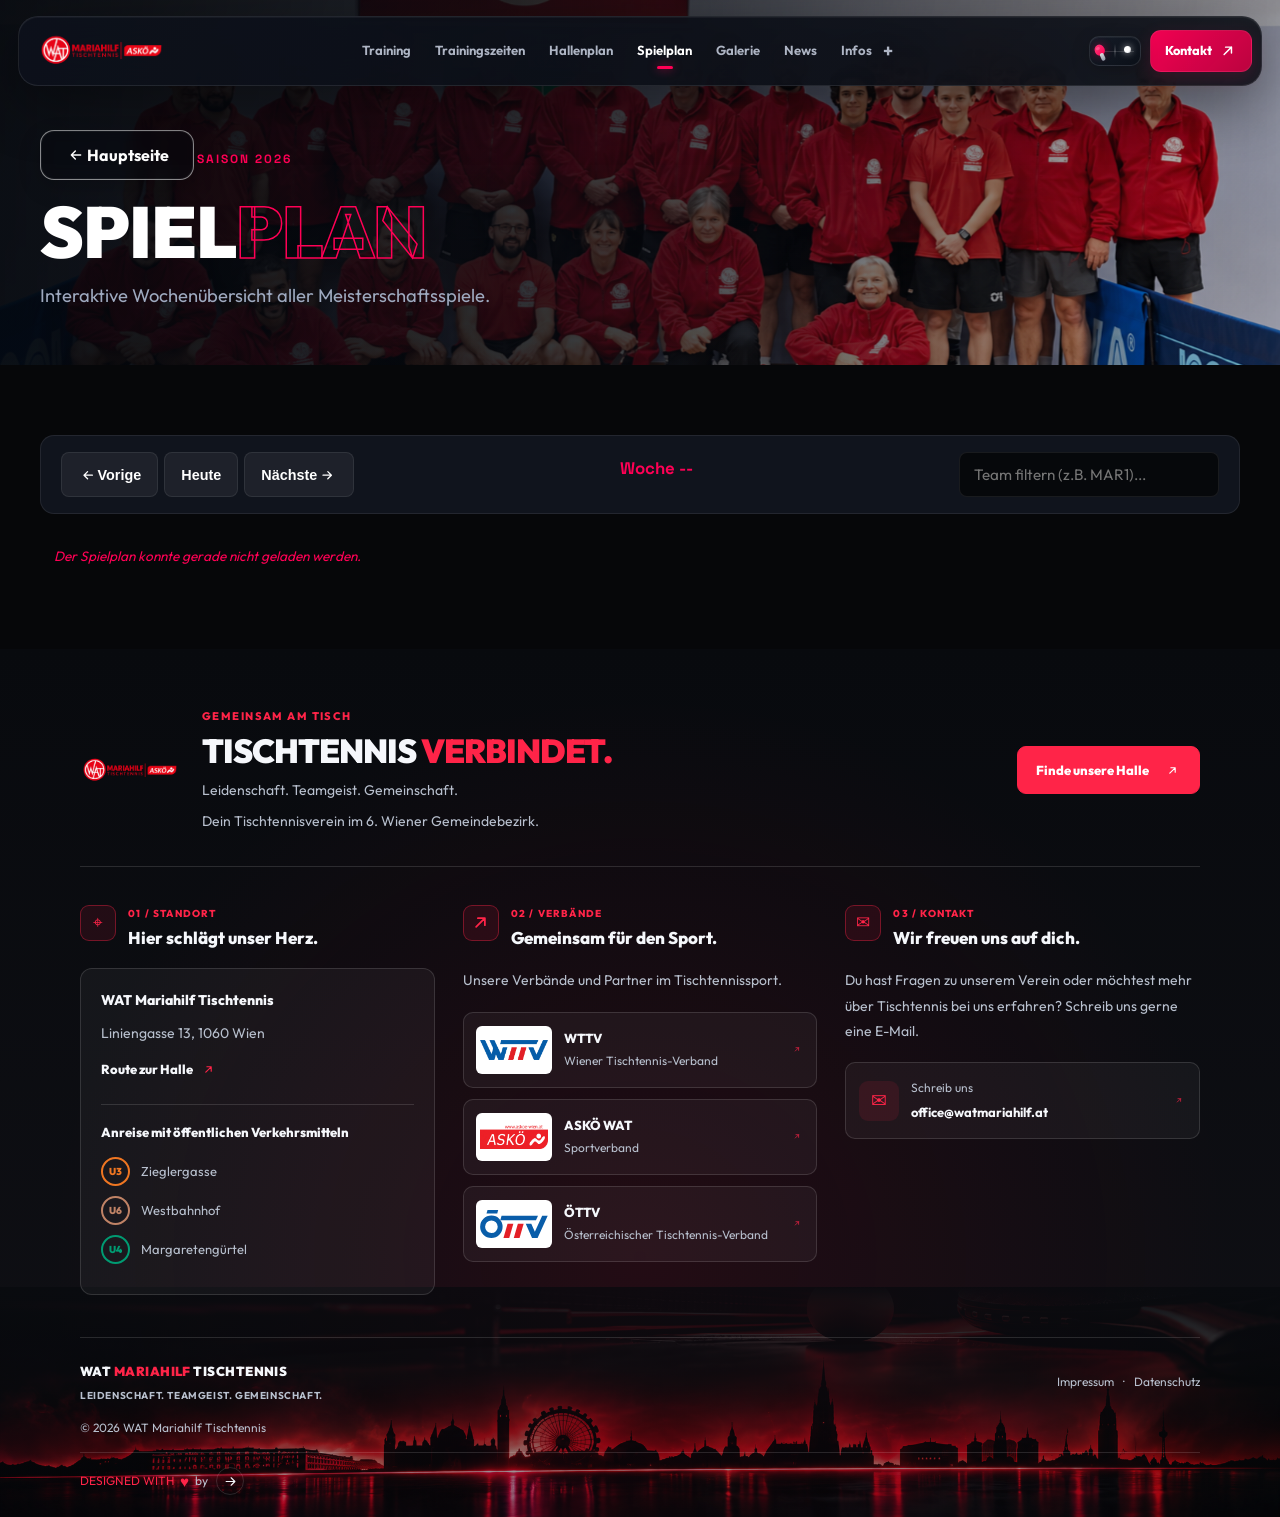
<file: woche.html>
<!DOCTYPE html>
<html lang="de">
<head>
  <meta charset="UTF-8">
  <meta name="viewport" content="width=device-width, initial-scale=1.0">
  <title>Meisterschafts-Wochenübersicht – WAT Mariahilf</title>
  <meta name="description" content="Aktuelle Meisterschaftsspiele und Wochenübersicht des WAT Mariahilf Tischtennis.">
  <meta name="theme-color" content="#0a0d14">
  
  <link rel="icon" type="image/png" sizes="400x400" href="imgs/favlogo.png">
  <link rel="preconnect" href="https://fonts.googleapis.com">
  <link rel="preconnect" href="https://fonts.gstatic.com" crossorigin>
  <link href="https://fonts.googleapis.com/css2?family=Outfit:wght@400;600;800;900&family=Space+Grotesk:wght@500;700&display=swap" rel="stylesheet">
  <link rel="stylesheet" href="style.css">
</head>
<body>

  <!-- Navigation Bar -->
  <header class="navbar-wrapper">
    <div id="navbar-placeholder"></div>
  </header>

  <!-- Hero Bereich -->
  <section class="hero-section">
    <div class="container">
      <a href="index.html" class="btn-outline" style="margin-bottom: 14px;">← Hauptseite</a>
      <div class="hero-badge">SAISON 2026</div>
      <h1 class="hero-title">SPIEL<span class="text-stroke">PLAN</span></h1>
      <p class="hero-subtitle">Interaktive Wochenübersicht aller Meisterschaftsspiele.</p>
    </div>
  </section>

<!-- Spielplan Sektion mit Steuerung und modernem Layout -->
<section class="section">
  <div class="container">
    
    <!-- Steuerungsleiste (Woche vor/zurück, Heute, Filter) -->
    <div class="controls-bar">
      <div class="nav-btns">
        <button class="btn" id="prevWeek">← Vorige</button>
        <button class="btn" id="todayWeek">Heute</button>
        <button class="btn" id="nextWeek">Nächste →</button>
      </div>
      <div class="current-week-title" id="weekDisplay">Woche --</div>
      <input type="text" class="search-input" id="filterInput" placeholder="Team filtern (z.B. MAR1)...">
    </div>

    <!-- Hier werden die Tage als moderne Karten für Handy und PC gerendert -->
    <div class="week-grid" id="weekGrid"></div>

  </div>
</section>

  <!-- Container für den dynamischen Footer -->
  <div id="footer-placeholder"></div>

  <script src="script.js"></script>
  <button id="backToTop" class="back-to-top" aria-label="Nach oben scrollen">↑</button>

</body>
</html>
</file>
<file: style.css>
/* --- BENTO MOBILE-FIRST & RESPONSIVE DESIGN SYSTEM --- */
:root {
  --bg-black: #060709;
  --bg-card: #10141d;
  --bg-card-hover: #181e2b;
  --neon-red: #ff0055;
  --neon-red-glow: rgba(255, 0, 85, 0.4);
  --text-white: #ffffff;
  --text-dim: #9ea9bf;
  --border-glow: rgba(255, 255, 255, 0.08);
  --radius-lg: 24px;
  --radius-md: 14px;
  --transition-smooth: 0.25s ease;
  --primary-color: #0284c7;
}

* {
  margin: 0;
  padding: 0;
  box-sizing: border-box;
}

html {
  scroll-behavior: smooth;
}

body {
  font-family: "Outfit", sans-serif;
  background-color: var(--bg-black);
  color: var(--text-white);
  line-height: 1.5;
  overflow-x: hidden;
}

.visually-hidden {
  position: absolute;
  width: 1px;
  height: 1px;
  padding: 0;
  margin: -1px;
  overflow: hidden;
  clip: rect(0, 0, 0, 0);
  white-space: nowrap;
  border: 0;
}

:focus-visible {
  outline: 3px solid rgba(255, 0, 85, 0.75);
  outline-offset: 3px;
}

.container {
  max-width: 1240px;
  margin: 0 auto;
  padding: 0 20px;
}

/* =========================================================
   WAT MARIAHILF — PREMIUM NAVBAR
   ========================================================= */

.site-navbar {
  position: fixed;

  top: 16px;
  left: 0;
  right: 0;

  z-index: 9999;

  padding: 0 18px;

  pointer-events: none;
}

/* =========================================================
   NAV SHELL
   ========================================================= */

.nav-shell {
  width: min(1260px, 100%);
  height: 70px;

  margin: 0 auto;

  display: flex;
  align-items: center;

  padding: 7px 9px 7px 18px;

  box-sizing: border-box;

  border-radius: 20px;

  background: linear-gradient(
    135deg,
    rgba(13, 17, 27, 0.94),
    rgba(9, 12, 19, 0.88)
  );

  border: 1px solid rgba(255, 255, 255, 0.09);

  box-shadow:
    0 18px 55px rgba(0, 0, 0, 0.38),
    inset 0 1px 0 rgba(255, 255, 255, 0.045);

  backdrop-filter: blur(22px);
  -webkit-backdrop-filter: blur(22px);

  pointer-events: auto;

  transition:
    background 0.3s ease,
    border-color 0.3s ease,
    box-shadow 0.3s ease;
}

/* =========================================================
   LOGO
   ========================================================= */

.nav-brand {
  display: flex;
  align-items: center;

  flex-shrink: 0;

  width: 145px;

  text-decoration: none;

  transition:
    transform 0.25s ease,
    filter 0.25s ease;
}

.nav-logo {
  display: block;

  width: auto !important;
  height: 45px !important;

  max-width: 140px;

  object-fit: contain;
}

.nav-brand:hover {
  transform: translateY(-1px);

  filter: drop-shadow(0 5px 18px rgba(255, 0, 85, 0.22));
}

/* =========================================================
   MAIN NAVIGATION
   ========================================================= */

.main-nav {
  flex: 1;

  height: 100%;

  display: flex;
  align-items: center;
  justify-content: center;

  gap: 2px;

  min-width: 0;
}

/* =========================================================
   NAV LINKS
   ========================================================= */

.nav-link {
  position: relative;

  height: 42px;

  display: inline-flex;
  align-items: center;
  justify-content: center;

  gap: 6px;

  padding: 0 11px;

  border: 0;
  border-radius: 10px;

  background: transparent !important;

  color: #aeb5c4;

  text-decoration: none;

  font-family: inherit;

  font-size: 0.82rem;
  font-weight: 650;

  white-space: nowrap;

  cursor: pointer;

  transition:
    color 0.22s ease,
    background 0.22s ease,
    transform 0.22s ease;
}

/* Hover */

.nav-link:hover {
  color: #fff;

  background: rgba(255, 255, 255, 0.045) !important;
}

/* Active */

.nav-link.active {
  color: #fff !important;
}

/* Active indicator */

.nav-link.active::after {
  content: "";

  position: absolute;

  left: 50%;
  bottom: 3px;

  width: 16px;
  height: 3px;

  border-radius: 10px;

  background: #ff0055;

  transform: translateX(-50%);

  box-shadow: 0 0 10px rgba(255, 0, 85, 0.65);
}

/* =========================================================
   REMOVE OLD EMOJI ICONS
   ========================================================= */

.nav-link-icon {
  display: none !important;
}

.nav-dropdown-button {
  appearance: none;
  -webkit-appearance: none;
  position: relative;
  height: 42px;
  display: inline-flex;
  align-items: center;
  justify-content: center;
  gap: 7px;
  padding: 0 11px;
  border: 0;
  border-radius: 10px;
  background: transparent !important;
  color: #aeb5c4;
  font-family: inherit;
  font-size: 0.82rem;
  font-weight: 650;
  line-height: 1;
  white-space: nowrap;
  cursor: pointer;
  transition:
    color 0.22s ease,
    background 0.22s ease;
}

/* Kein weißes Kästchen */

.nav-dropdown-button:hover {
  background: rgba(255, 255, 255, 0.07) !important;
  color: var(--neon-red, #ff0050);
}

/* Plus */

.nav-plus {
  display: inline-flex;

  align-items: center;
  justify-content: center;

  width: 18px;
  height: 18px;

  font-size: 18px;
  font-weight: 700;

  line-height: 1;

  transition:
    transform 0.25s ease,
    color 0.25s ease;
}

/* Wenn geöffnet */

.nav-dropdown.open .nav-plus {
  transform: rotate(45deg);
  color: var(--neon-red, #ff0050);
}

/* =========================================================
   INFO DROPDOWN WRAPPER
   ========================================================= */

.nav-dropdown {
  position: relative;
  display: flex;
  align-items: center;
  flex-shrink: 0;
}

/* =========================================================
   DROPDOWN MENU
   ========================================================= */

.nav-dropdown-menu {
  position: absolute;

  top: calc(100% + 10px);
  left: 50%;
  right: auto;

  width: 300px;
  max-width: min(300px, calc(100vw - 24px));

  padding: 8px;

  background: rgba(15, 18, 27, 0.97);

  border: 1px solid rgba(255, 255, 255, 0.1);

  border-radius: 18px;

  box-shadow: 0 20px 50px rgba(0, 0, 0, 0.45);

  backdrop-filter: blur(20px);
  -webkit-backdrop-filter: blur(20px);

  opacity: 0;
  visibility: hidden;

  transform: translate(-50%, -8px) scale(0.97);

  transform-origin: top center;

  pointer-events: none;

  transition:
    opacity 0.2s ease,
    transform 0.2s ease,
    visibility 0.2s ease;

  z-index: 2000;
}

/* OPEN */

.nav-dropdown.open .nav-dropdown-menu,
.nav-dropdown.active .nav-dropdown-menu {
  opacity: 1;

  visibility: visible;

  transform: translate(-50%, 0) scale(1);

  pointer-events: auto;
}

/* Dropdown Links */

.nav-dropdown-menu a {
  display: flex;

  align-items: center;
  justify-content: space-between;

  gap: 15px;

  width: 100%;

  padding: 13px 14px;

  border-radius: 12px;

  text-decoration: none;

  color: var(--text-main, #fff) !important;

  background: transparent;

  transition:
    background 0.2s ease,
    transform 0.2s ease;
}

.nav-dropdown-menu a:hover {
  background: rgba(255, 255, 255, 0.07);

  transform: translateX(3px);
}

.nav-dropdown-menu a span {
  display: flex;

  flex-direction: column;

  gap: 3px;
}

.nav-dropdown-menu strong {
  font-size: 0.92rem;
}

.nav-dropdown-menu small {
  font-size: 0.72rem;

  color: var(--text-dim, #9298a8);
}

.nav-dropdown-menu b {
  color: var(--neon-red, #ff0050);

  font-size: 1rem;

  font-weight: 600;
}

/* =========================================================
   LIGHT MODE
   ========================================================= */

body.light-mode .nav-dropdown-menu {
  background: rgba(255, 255, 255, 0.97);

  border-color: rgba(0, 0, 0, 0.08);

  box-shadow: 0 20px 50px rgba(0, 0, 0, 0.15);
}

body.light-mode .nav-dropdown-menu a {
  color: #171923 !important;
}

body.light-mode .nav-dropdown-menu a:hover {
  background: rgba(0, 0, 0, 0.045);
}

body.light-mode .nav-dropdown-menu small {
  color: #777;
}

/* =========================================================
   MOBILE
   ========================================================= */

/* =========================================================
   RIGHT SIDE
   ========================================================= */

.nav-actions {
  display: flex;

  align-items: center;

  gap: 9px;

  flex-shrink: 0;

  margin-left: 12px;
}

/* =========================================================
   TABLE TENNIS THEME SWITCH
   ========================================================= */

.tt-pro-switch {
  position: relative;

  display: inline-flex;

  width: 52px;
  height: 30px;

  flex-shrink: 0;

  cursor: pointer;
}

.tt-pro-switch input {
  position: absolute;

  width: 1px;
  height: 1px;

  opacity: 0;
}

/* Court */

.tt-pro-court {
  position: relative;

  display: block;

  width: 52px;
  height: 30px;

  overflow: hidden;

  box-sizing: border-box;

  border-radius: 10px;

  background: linear-gradient(145deg, #151b27, #0b1018);

  border: 1px solid rgba(255, 255, 255, 0.11);

  box-shadow:
    inset 0 1px 0 rgba(255, 255, 255, 0.05),
    0 5px 18px rgba(0, 0, 0, 0.22);

  transition:
    background 0.3s ease,
    border-color 0.3s ease,
    box-shadow 0.3s ease;
}

/* Court line */

.tt-pro-court::before {
  content: "";

  position: absolute;

  left: 6px;
  right: 6px;

  top: 14px;

  height: 1px;

  background: rgba(255, 255, 255, 0.13);
}

/* Net */

.tt-pro-net {
  position: absolute;

  top: 7px;
  bottom: 7px;

  left: 50%;

  width: 1px;

  transform: translateX(-50%);

  background: linear-gradient(
    to bottom,
    transparent,
    rgba(255, 255, 255, 0.35),
    transparent
  );

  z-index: 2;
}

/* Paddle */

.tt-pro-paddle {
  position: absolute;

  left: 6px;
  top: 7px;

  width: 11px;
  height: 18px;

  transform: rotate(-24deg);

  z-index: 3;

  transition:
    left 0.45s cubic-bezier(0.34, 1.56, 0.64, 1),
    transform 0.45s cubic-bezier(0.34, 1.56, 0.64, 1);
}

.tt-pro-paddle-head {
  position: absolute;

  left: 0;
  top: 0;

  width: 10px;
  height: 11px;

  border-radius: 55% 55% 48% 48%;

  background: linear-gradient(145deg, #ff3978, #ff0055);

  box-shadow: 0 0 8px rgba(255, 0, 85, 0.45);
}

.tt-pro-paddle-head::after {
  content: "";

  position: absolute;

  top: 2px;
  left: 2px;

  width: 4px;
  height: 3px;

  border-radius: 50%;

  background: rgba(255, 255, 255, 0.2);
}

.tt-pro-paddle-handle {
  position: absolute;

  left: 3px;
  top: 9px;

  width: 4px;
  height: 8px;

  border-radius: 2px;

  background: linear-gradient(to bottom, #ddd, #8e96a5);
}

/* Ball */

.tt-pro-ball {
  position: absolute;

  left: 34px;
  top: 9px;

  width: 7px;
  height: 7px;

  border-radius: 50%;

  background: radial-gradient(
    circle at 35% 30%,
    #fff 0%,
    #fff 45%,
    #dfe3e8 100%
  );

  box-shadow: 0 0 7px rgba(255, 255, 255, 0.65);

  z-index: 4;

  transition:
    left 0.45s cubic-bezier(0.34, 1.56, 0.64, 1),
    top 0.45s cubic-bezier(0.34, 1.56, 0.64, 1);
}

/* Ball detail */

.tt-pro-ball::after {
  content: "";

  position: absolute;

  width: 4px;
  height: 5px;

  left: 2px;
  top: 1px;

  border-right: 1px solid rgba(0, 0, 0, 0.14);

  border-radius: 50%;
}

/* =========================================================
   SWITCH — LIGHT MODE
   ========================================================= */

.tt-pro-switch input:checked + .tt-pro-court {
  background: linear-gradient(145deg, #24131c, #120b11);

  border-color: rgba(255, 0, 85, 0.38);

  box-shadow:
    inset 0 1px 0 rgba(255, 255, 255, 0.04),
    0 0 16px rgba(255, 0, 85, 0.12);
}

.tt-pro-switch input:checked + .tt-pro-court .tt-pro-paddle {
  left: 35px;

  transform: rotate(24deg);
}

.tt-pro-switch input:checked + .tt-pro-court .tt-pro-ball {
  left: 10px;
  top: 6px;

  animation: ttBallBounce 0.45s ease;
}

@keyframes ttBallBounce {
  0% {
    transform: translate(0, 0) scale(1);
  }

  35% {
    transform: translate(-7px, -5px) scale(1.08);
  }

  65% {
    transform: translate(-12px, 1px) scale(0.96);
  }

  100% {
    transform: translate(0, 0) scale(1);
  }
}

/* Switch hover */

.tt-pro-switch:hover .tt-pro-court {
  border-color: rgba(255, 0, 85, 0.42);

  box-shadow: 0 0 18px rgba(255, 0, 85, 0.13);
}

.tt-pro-switch:hover .tt-pro-ball {
  box-shadow: 0 0 10px rgba(255, 255, 255, 0.85);
}

/* Keyboard focus */

.tt-pro-switch input:focus-visible + .tt-pro-court {
  outline: 2px solid rgba(255, 0, 85, 0.5);

  outline-offset: 3px;
}

/* =========================================================
   DESKTOP CONTACT
   ========================================================= */

.desktop-contact {
  height: 42px;

  display: inline-flex;

  align-items: center;

  gap: 7px;

  padding: 0 14px;

  border-radius: 11px;

  color: #fff;

  text-decoration: none;

  font-size: 0.8rem;

  font-weight: 750;

  background: linear-gradient(
    135deg,
    rgba(255, 0, 85, 0.94),
    rgba(220, 0, 70, 0.84)
  );

  border: 1px solid rgba(255, 255, 255, 0.08);

  box-shadow: 0 6px 18px rgba(255, 0, 85, 0.14);

  transition:
    transform 0.2s ease,
    box-shadow 0.2s ease,
    filter 0.2s ease;
}

.desktop-contact:hover {
  color: #fff;

  transform: translateY(-2px);

  filter: brightness(1.07);

  box-shadow: 0 9px 24px rgba(255, 0, 85, 0.25);
}

.contact-arrow {
  color: #fff;

  font-size: 1rem;

  transition: transform 0.2s ease;
}

.desktop-contact:hover .contact-arrow {
  transform: translate(2px, -2px);
}

/* =========================================================
   HAMBURGER
   ========================================================= */

.menu-toggle {
  display: none;

  width: 42px;
  height: 42px;

  padding: 0;

  border: 1px solid rgba(255, 255, 255, 0.09);

  border-radius: 11px;

  background: rgba(255, 255, 255, 0.045);

  align-items: center;
  justify-content: center;

  flex-direction: column;

  gap: 5px;

  cursor: pointer;

  transition:
    border-color 0.2s ease,
    background 0.2s ease;
}

.menu-toggle span {
  width: 18px;
  height: 2px;

  border-radius: 5px;

  background: #fff;

  transition:
    transform 0.25s ease,
    opacity 0.2s ease;
}

.menu-toggle:hover {
  border-color: rgba(255, 0, 85, 0.35);

  background: rgba(255, 0, 85, 0.06);
}

/* Hamburger → X */

.menu-toggle.active span:nth-child(1) {
  transform: translateY(7px) rotate(45deg);
}

.menu-toggle.active span:nth-child(2) {
  opacity: 0;
}

.menu-toggle.active span:nth-child(3) {
  transform: translateY(-7px) rotate(-45deg);
}

/* Mobile contact hidden */

.mobile-contact {
  display: none;
}

/* =========================================================
   LIGHT MODE
   ========================================================= */

body.light-mode .nav-shell {
  background: rgba(255, 255, 255, 0.94);

  border-color: rgba(15, 23, 42, 0.08);

  box-shadow: 0 18px 55px rgba(15, 23, 42, 0.12);
}

body.light-mode .nav-link {
  color: #596174;

  background: transparent !important;
}

body.light-mode .nav-link:hover {
  color: #111827;

  background: rgba(15, 23, 42, 0.045) !important;
}

body.light-mode .nav-link.active {
  color: #111827 !important;
}

/* Infos */

body.light-mode .nav-dropdown-button {
  color: #596174;

  background: transparent !important;
}

body.light-mode .nav-dropdown-button:hover {
  color: #111827;

  background: rgba(15, 23, 42, 0.045) !important;
}

/* Dropdown */

body.light-mode .nav-dropdown-menu {
  background: rgba(255, 255, 255, 0.97) !important;

  border-color: rgba(15, 23, 42, 0.08);

  box-shadow: 0 25px 65px rgba(15, 23, 42, 0.16);
}

body.light-mode .nav-dropdown-menu a {
  color: #20242d !important;

  background: transparent !important;
}

body.light-mode .nav-dropdown-menu a:hover {
  background: rgba(255, 0, 85, 0.055) !important;
}

body.light-mode .nav-dropdown-menu strong {
  color: #20242d;
}

body.light-mode .nav-dropdown-menu small {
  color: #737b8d;
}

/* Contact */

body.light-mode .desktop-contact {
  color: #fff;
}

/* Hamburger */

body.light-mode .menu-toggle {
  background: rgba(15, 23, 42, 0.04);

  border-color: rgba(15, 23, 42, 0.09);
}

body.light-mode .menu-toggle span {
  background: #111827;
}

/* =========================================================
   TABLET
   ========================================================= */

@media (max-width: 1120px) {
  .nav-brand {
    width: 125px;
  }

  .nav-logo {
    height: 41px !important;

    max-width: 120px;
  }

  .nav-link {
    padding: 0 7px;

    font-size: 0.76rem;
  }

  .desktop-contact {
    padding: 0 10px;

    font-size: 0.75rem;
  }

  .tt-pro-switch {
    transform: scale(0.92);
  }
}

/* =========================================================
   MOBILE
   ========================================================= */

@media (max-width: 850px) {
  .site-navbar {
    top: 10px;

    padding: 0 11px;
  }

  .nav-shell {
    height: 60px;

    padding: 6px 8px 6px 13px;

    border-radius: 17px;
  }

  /* Logo */

  .nav-brand {
    width: auto;

    margin-right: auto;
  }

  .nav-logo {
    height: 38px !important;

    max-width: 130px;
  }

  /* Desktop contact hidden */

  .desktop-contact {
    display: none;
  }

  /* Right side */

  .nav-actions {
    margin-left: auto;

    gap: 6px;
  }

  /* Small table-tennis switch */

  .tt-pro-switch {
    width: 43px;
    height: 27px;

    transform: none;
  }

  .tt-pro-court {
    width: 43px;
    height: 27px;

    border-radius: 9px;
  }

  .tt-pro-paddle {
    left: 5px;
    top: 6px;

    transform: scale(0.9) rotate(-24deg);
  }

  .tt-pro-ball {
    left: 28px;
    top: 8px;

    width: 6px;
    height: 6px;
  }

  .tt-pro-switch input:checked + .tt-pro-court .tt-pro-paddle {
    left: 28px;

    transform: scale(0.9) rotate(24deg);
  }

  .tt-pro-switch input:checked + .tt-pro-court .tt-pro-ball {
    left: 8px;
  }

  /* Hamburger */

  .menu-toggle {
    display: flex;
  }

  /* =====================================================
     MOBILE MENU
     ===================================================== */

  .main-nav {
    position: absolute;

    top: calc(100% + 9px);

    left: 0;
    right: 0;

    height: auto;

    display: flex;

    flex-direction: column;

    align-items: stretch;

    justify-content: flex-start;

    gap: 3px;

    padding: 8px;

    box-sizing: border-box;

    border-radius: 17px;

    background: linear-gradient(
      145deg,
      rgba(15, 19, 29, 0.98),
      rgba(8, 11, 18, 0.98)
    );

    border: 1px solid rgba(255, 255, 255, 0.08);

    box-shadow: 0 25px 65px rgba(0, 0, 0, 0.5);

    backdrop-filter: blur(22px);
    -webkit-backdrop-filter: blur(22px);

    opacity: 0;

    visibility: hidden;

    pointer-events: none;

    transform: translateY(-8px) scale(0.98);

    transform-origin: top center;

    transition:
      opacity 0.22s ease,
      visibility 0.22s ease,
      transform 0.22s ease;
  }

  .main-nav.active {
    opacity: 1;

    visibility: visible;

    pointer-events: auto;

    transform: translateY(0) scale(1);
  }

  /* Mobile links */

  .nav-link {
    width: 100%;

    height: 48px;

    justify-content: space-between;

    padding: 0 14px;

    border-radius: 11px;

    font-size: 0.9rem;
  }

  .nav-link:hover {
    background: rgba(255, 255, 255, 0.05) !important;
  }

  .nav-link.active {
    background: rgba(255, 0, 85, 0.07) !important;
  }

  .nav-link.active::after {
    left: auto;

    right: 12px;

    bottom: 50%;

    width: 5px;
    height: 5px;

    transform: translateY(50%);
  }

  /* =====================================================
     MOBILE INFOS
     ===================================================== */

  .nav-dropdown {
    width: 100%;
  }

  .nav-dropdown-button {
    width: 100%;

    justify-content: space-between;
  }

  .nav-dropdown-menu {
    position: static;

    width: 100%;

    margin: 2px 0;

    padding: 4px;

    display: none;

    opacity: 1;

    visibility: visible;

    pointer-events: auto;

    transform: none;

    box-shadow: none;

    border-radius: 11px;

    background: rgba(255, 255, 255, 0.025);

    border: 1px solid rgba(255, 255, 255, 0.045);
  }

  .nav-dropdown.open .nav-dropdown-menu,
  .nav-dropdown.active .nav-dropdown-menu {
    display: block;
  }

  .nav-dropdown-menu a {
    padding: 10px;

    min-height: 42px;

    box-sizing: border-box;
  }

  .nav-dropdown-menu small {
    display: none;
  }

  /* =====================================================
     MOBILE CONTACT
     ===================================================== */

  .mobile-contact {
    display: flex;

    align-items: center;

    justify-content: space-between;

    min-height: 48px;

    margin-top: 5px;

    padding: 0 14px;

    border-radius: 11px;

    background: linear-gradient(135deg, #ff0055, #dc0046);

    color: #fff;

    text-decoration: none;

    font-size: 0.88rem;

    font-weight: 800;

    box-shadow: 0 8px 20px rgba(255, 0, 85, 0.16);
  }

  .mobile-contact .contact-arrow {
    color: #fff;

    font-size: 1.1rem;
  }

  /* Mobile light mode */

  body.light-mode .main-nav {
    background: rgba(255, 255, 255, 0.97);

    border-color: rgba(15, 23, 42, 0.08);

    box-shadow: 0 25px 65px rgba(15, 23, 42, 0.15);
  }

  body.light-mode .nav-link {
    color: #596174;
  }

  body.light-mode .nav-link:hover {
    color: #111827;

    background: rgba(15, 23, 42, 0.045) !important;
  }

  body.light-mode .nav-dropdown-menu {
    background: rgba(15, 23, 42, 0.035) !important;

    border-color: rgba(15, 23, 42, 0.06);
  }

  body.light-mode .nav-dropdown-menu a:hover {
    background: rgba(255, 0, 85, 0.06) !important;
  }
}

/* =========================================================
   SMALL PHONES
   ========================================================= */

@media (max-width: 420px) {
  .site-navbar {
    padding: 0 8px;
  }

  .nav-shell {
    height: 57px;

    padding-left: 10px;

    border-radius: 16px;
  }

  .nav-logo {
    height: 35px !important;

    max-width: 120px;
  }

  .tt-pro-switch {
    width: 40px;
    height: 26px;
  }

  .tt-pro-court {
    width: 40px;
    height: 26px;
  }

  .menu-toggle {
    width: 39px;
    height: 39px;
  }
}

/* --- HERO BEREICH MIT BILD & SLIDE-EFFEKT --- */
.hero-section {
  padding: 130px 0 40px;
  position: relative;
  overflow: hidden;
  /* Wir geben dem Hero einen eigenen, leicht aufgehellten Hintergrund im Dark Mode, damit das Bild nicht im Schwarz versinkt */
  background:
    linear-gradient(
      180deg,
      rgba(16, 20, 29, 0.7) 0%,
      rgba(16, 20, 29, 0.95) 100%
    ),
    url("imgs/header.jpg") center/cover no-repeat !important;
}
/* Falls der Light Mode aktiv ist, machen wir den Verlauf heller/schwächer, damit das Bild durchleuchtet */
body.light-mode .hero-section,
html.light-mode .hero-section {
  background:
    linear-gradient(
      180deg,
      rgba(255, 255, 255, 0.4) 0%,
      rgba(255, 255, 255, 0.85) 100%
    ),
    url("imgs/header.jpg") center/cover no-repeat;
}

@keyframes strongSlideUp {
  0% {
    opacity: 0;
    transform: translateY(60px) scale(0.95);
  }
  60% {
    opacity: 0.8;
    transform: translateY(-8px) scale(1.02);
  }
  100% {
    opacity: 1;
    transform: translateY(0) scale(1);
  }
}

.hero-section .btn-outline {
  animation: strongSlideUp 0.7s cubic-bezier(0.16, 1, 0.3, 1) forwards;
}

.hero-badge {
  display: inline-block;
  font-family: "Space Grotesk", sans-serif;
  font-size: 0.75rem;
  font-weight: 700;
  color: var(--neon-red);
  letter-spacing: 2px;
  margin-bottom: 8px;
  opacity: 0;
  animation: strongSlideUp 0.8s cubic-bezier(0.16, 1, 0.3, 1) 0.15s forwards;
}

.hero-title {
  font-size: clamp(2.2rem, 6vw, 4.5rem);
  font-weight: 900;
  line-height: 1.05;
  letter-spacing: -1px;
  margin-bottom: 12px;
  text-transform: uppercase;
  opacity: 0;
  animation: strongSlideUp 0.9s cubic-bezier(0.16, 1, 0.3, 1) 0.3s forwards;
}

.text-stroke {
  color: transparent;
  -webkit-text-stroke: 1.5px var(--neon-red);
}

.hero-subtitle {
  font-size: clamp(0.95rem, 2vw, 1.15rem);
  color: var(--text-dim);
  max-width: 600px;
  margin-bottom: 16px;
  opacity: 0;
  animation: strongSlideUp 1s cubic-bezier(0.16, 1, 0.3, 1) 0.45s forwards;
}

.hero-actions {
  display: flex;
  gap: 12px;
}

/* --- Buttons --- */
.btn-neon,
.btn-outline {
  min-height: 48px;
  display: inline-flex;
  align-items: center;
  justify-content: center;
}

.btn-neon {
  background: var(--neon-red);
  color: white;
  padding: 12px 24px;
  border-radius: var(--radius-md);
  font-weight: 800;
  text-decoration: none;
  box-shadow: 0 0 20px var(--neon-red-glow);
  transition: transform 0.2s;
  border: none;
  cursor: pointer;
}

.btn-outline {
  border: 1px solid var(--border-glow);
  color: white;
  padding: 12px 24px;
  border-radius: var(--radius-md);
  font-weight: 700;
  text-decoration: none;
}

.btn-glow {
  background: rgba(255, 255, 255, 0.1);
  color: white !important;
  padding: 8px 18px;
  border-radius: 100px;
  border: 1px solid var(--border-glow);
}

/* --- Sections & Bento Grid --- */
.section {
  padding: 70px 0;
}

.section-tag {
  font-family: "Space Grotesk", sans-serif;
  color: var(--neon-red);
  font-weight: 700;
  font-size: 0.8rem;
  letter-spacing: 2px;
  margin-bottom: 8px;
}

.section-heading {
  font-size: clamp(1.8rem, 4vw, 2.5rem);
  font-weight: 800;
  margin-bottom: 32px;
}

.bento-grid {
  display: grid;
  grid-template-columns: repeat(3, 1fr);
  gap: 16px;
}

.bento-card {
  background: var(--bg-card);
  border: 1px solid var(--border-glow);
  border-radius: var(--radius-lg);
  padding: 24px;
  display: flex;
  flex-direction: column;
  justify-content: space-between;
}

.bento-hero-card {
  grid-column: span 2;
  grid-row: span 2;
  background: linear-gradient(135deg, #18121e 0%, var(--bg-card) 100%);
  min-height: 320px;
}

.bento-accent-card {
  background: var(--neon-red);
  color: white;
}

.bento-accent-card p {
  color: rgba(255, 255, 255, 0.9);
}

.bento-wide-card {
  grid-column: span 2;
  flex-direction: row;
  align-items: center;
  gap: 20px;
}

.card-tag {
  font-size: 0.75rem;
  font-weight: 800;
  text-transform: uppercase;
  letter-spacing: 1px;
  color: var(--neon-red);
  margin-bottom: 8px;
}

.bento-card h3 {
  font-size: 1.5rem;
  font-weight: 800;
  margin-bottom: 8px;
  line-height: 1.2;
}

.bento-card p {
  color: var(--text-dim);
  font-size: 0.95rem;
}

.card-icon {
  font-size: 1.8rem;
  margin-bottom: 12px;
}

.big-stat {
  font-size: 3.5rem;
  font-weight: 900;
  line-height: 1;
  color: var(--neon-red);
}

.big-stat small {
  font-size: 0.9rem;
  display: block;
  color: var(--text-dim);
}

.badge-row {
  display: flex;
  gap: 8px;
  margin-top: 16px;
  flex-wrap: wrap;
}

.pill {
  background: rgba(255, 255, 255, 0.08);
  padding: 6px 12px;
  border-radius: 100px;
  font-size: 0.8rem;
  font-weight: 600;
}

.card-link {
  color: white;
  font-weight: 800;
  text-decoration: none;
  margin-top: 16px;
  display: inline-block;
}

/* --- Schedule Section --- */
.section-dark {
  background: #0a0d14;
}

.timeline-container {
  display: flex;
  flex-direction: column;
  gap: 16px;
}

.timeline-row {
  display: grid;
  grid-template-columns: 180px 1fr;
  background: var(--bg-card);
  border-radius: var(--radius-md);
  border: 1px solid var(--border-glow);
  overflow: hidden;
}

.time-col {
  background: rgba(255, 255, 255, 0.02);
  padding: 16px 20px;
  display: flex;
  align-items: center;
  border-right: 1px solid var(--border-glow);
}

.day {
  font-family: "Space Grotesk", sans-serif;
  font-weight: 700;
  font-size: 1.1rem;
  color: var(--neon-red);
}

.info-col {
  padding: 16px 20px;
  display: flex;
  flex-direction: column;
  gap: 10px;
}

.slot {
  display: flex;
  align-items: center;
  gap: 16px;
}

.slot-time {
  font-weight: 700;
  color: var(--text-dim);
  font-size: 0.85rem;
  min-width: 95px;
}

.slot-title {
  font-weight: 600;
  font-size: 0.95rem;
}

.highlight-slot .slot-title {
  color: #38bdf8;
}

/* --- Join Box Form --- */
.join-box {
  background: linear-gradient(135deg, var(--bg-card) 0%, #170a18 100%);
  border: 1px solid var(--neon-red-glow);
  border-radius: var(--radius-lg);
  padding: 32px;
  display: grid;
  grid-template-columns: 1fr 1fr;
  gap: 24px;
  align-items: center;
}

.join-text h2 {
  font-size: 2rem;
  line-height: 1.1;
  margin-bottom: 12px;
}

.join-text {
  min-width: 0;
  padding-inline-start: 8px;
}

.join-text p {
  color: var(--text-dim);
  font-size: 0.95rem;
}

.bento-form {
  display: flex;
  flex-direction: column;
  gap: 12px;
}

.bento-form input,
.bento-form select,
.bento-form textarea {
  background: rgba(0, 0, 0, 0.5);
  border: 1px solid var(--border-glow);
  padding: 14px;
  border-radius: var(--radius-md);
  color: white;
  font-family: inherit;
  font-size: 0.95rem;
  outline: none;
  min-height: 48px;
}

.bento-form textarea {
  min-height: 110px;
  resize: vertical;
}

/* =====================================================
   WAT MARIAHILF TISCHTENNIS
   COMPLETE RESPONSIVE FOOTER
   Dark Mode / Light Mode / Mobile / Hover
===================================================== */

.power-footer {
  --footer-bg: #080a0e;
  --footer-text: #f5f7fb;
  --footer-muted: #b8c0ce;
  --footer-red: #ff2448;
  --footer-border: rgba(255, 255, 255, 0.13);
  --footer-card: rgba(255, 255, 255, 0.045);
  --footer-card-hover: rgba(255, 36, 72, 0.10);

  position: relative;
  isolation: isolate;
  width: 100%;
  max-width: 100%;
  min-width: 0;
  overflow: hidden;
  background: var(--footer-bg);
  color: var(--footer-text);
  font-family: inherit;
  font-size: 14px;
  line-height: 1.7;
}

.power-footer *,
.power-footer *::before,
.power-footer *::after {
  box-sizing: border-box;
}

.power-footer img {
  display: block;
  max-width: 100%;
}

.power-footer a {
  overflow-wrap: anywhere;
}

/* =====================================================
   BACKGROUND
===================================================== */

.power-footer__background {
  position: absolute;
  inset: 0;
  z-index: 0;
  pointer-events: none;
  background:
    radial-gradient(
      ellipse at 50% 70%,
      rgba(130, 0, 24, 0.18),
      transparent 65%
    ),
    linear-gradient(180deg, #080a0e 0%, #101015 100%);
}

.power-footer__vienna {
  position: absolute;
  z-index: 0;
  inset: auto 0 0;
  height: 280px;
  pointer-events: none;
  background-image:
    linear-gradient(
      to top,
      rgba(8, 10, 14, 0.12) 0%,
      rgba(8, 10, 14, 0.60) 48%,
      #080a0e 100%
    ),
    url("imgs/Neon-Tischtennis%20vor%20Wiens%20Skyline.png");
  background-repeat: no-repeat;
  background-position: center bottom;
  background-size: 100% 100%, cover;
  opacity: 0.65;
}

/* =====================================================
   MAIN CONTAINER
===================================================== */

.power-footer__container {
  position: relative;
  z-index: 1;
  width: min(1180px, calc(100% - 48px));
  max-width: 100%;
  min-width: 0;
  margin-inline: auto;
  padding: 58px 0 22px;
}

/* =====================================================
   HERO
===================================================== */

.power-footer__hero {
  display: flex;
  align-items: center;
  justify-content: space-between;
  gap: 28px;
  min-width: 0;
  margin-bottom: 38px;
  padding-bottom: 32px;
  border-bottom: 1px solid var(--footer-border);
}

.power-footer__identity {
  display: flex;
  align-items: center;
  gap: 22px;
  min-width: 0;
}

.power-footer__logo {
  flex: 0 0 100px;
  width: 100px;
  height: 100px;
  object-fit: contain;
}

.power-footer__intro {
  flex: 1;
  min-width: 0;
}

.power-footer__eyebrow {
  display: block;
  margin-bottom: 7px;
  color: var(--footer-red);
  font-size: 11px;
  font-weight: 800;
  letter-spacing: 0.13em;
}

.power-footer__title {
  margin: 0;
  color: var(--footer-text);
  font-size: clamp(25px, 2.6vw, 36px);
  font-weight: 900;
  line-height: 1.2;
  letter-spacing: -0.03em;
  overflow-wrap: anywhere;
}

.power-footer__title span {
  color: var(--footer-red);
}

.power-footer__hero p {
  margin: 7px 0 0;
  color: var(--footer-muted);
  font-size: 14px;
  line-height: 1.7;
}

.power-footer__cta {
  display: inline-flex;
  flex: 0 0 auto;
  align-items: center;
  justify-content: center;
  gap: 14px;
  min-height: 48px;
  padding: 12px 18px;
  border: 1px solid var(--footer-red);
  border-radius: 9px;
  background: var(--footer-red);
  color: #fff !important;
  font-size: 13px;
  font-weight: 800;
  text-decoration: none;
  transition:
    transform 0.22s ease,
    background 0.22s ease,
    box-shadow 0.22s ease;
}

.power-footer__cta:hover {
  transform: translateY(-2px);
  background: #dc1237;
  box-shadow: 0 7px 22px rgba(255, 36, 72, 0.22);
}

/* =====================================================
   CONTENT GRID
===================================================== */

.power-footer__grid {
  display: grid;
  grid-template-columns: repeat(3, minmax(0, 1fr));
  align-items: start;
  gap: 28px;
  margin-bottom: 42px;
}

.power-footer__section {
  min-width: 0;
  max-width: 100%;
}

.power-footer__section-heading {
  display: flex;
  align-items: flex-start;
  gap: 12px;
  margin-bottom: 18px;
}

.power-footer__icon {
  display: flex;
  flex: 0 0 36px;
  align-items: center;
  justify-content: center;
  width: 36px;
  height: 36px;
  border: 1px solid rgba(255, 36, 72, 0.38);
  border-radius: 9px;
  background: rgba(255, 36, 72, 0.10);
  color: var(--footer-red);
  font-size: 17px;
}

.power-footer__number {
  display: block;
  margin-bottom: 4px;
  color: var(--footer-red);
  font-size: 10px;
  font-weight: 800;
  letter-spacing: 0.12em;
}

.power-footer__section-heading h3 {
  margin: 0;
  color: var(--footer-text);
  font-size: 17px;
  font-weight: 800;
  line-height: 1.45;
}

.power-footer__muted {
  margin: 0 0 18px;
  color: var(--footer-muted);
  font-size: 14px;
  line-height: 1.8;
}

/* =====================================================
   LOCATION CARD
===================================================== */

.power-footer__location-card {
  min-width: 0;
  padding: 20px;
  border: 1px solid var(--footer-border);
  border-radius: 12px;
  background: var(--footer-card);
  transition:
    border-color 0.22s ease,
    box-shadow 0.22s ease,
    background 0.22s ease;
}

.power-footer__location-card > strong {
  display: block;
  margin-bottom: 8px;
  color: var(--footer-text);
  font-size: 14px;
  font-weight: 800;
}

.power-footer__address-text {
  margin: 0;
  color: var(--footer-muted);
  font-size: 14px;
  line-height: 1.8;
}

.power-footer__map-link {
  display: inline-flex;
  align-items: center;
  gap: 7px;
  margin-top: 12px;
  color: var(--footer-text);
  font-size: 13px;
  font-weight: 800;
  text-decoration: none;
}

.power-footer__map-link span {
  color: var(--footer-red);
}

.power-footer__map-link:hover {
  color: var(--footer-red);
}

/* Public transport */

.power-footer__transit {
  margin-top: 22px;
  padding-top: 18px;
  border-top: 1px solid var(--footer-border);
}

.power-footer__transit h4 {
  margin: 0 0 14px;
  color: var(--footer-text);
  font-size: 13px;
  font-weight: 800;
  line-height: 1.5;
}

.power-footer__transit-row {
  display: flex;
  align-items: center;
  gap: 11px;
  margin-bottom: 10px;
  color: var(--footer-muted);
  font-size: 13px;
}

.power-footer__u-badge {
  display: inline-flex;
  flex: 0 0 29px;
  align-items: center;
  justify-content: center;
  width: 29px;
  height: 29px;
  border: 2px solid currentColor;
  border-radius: 50%;
  font-size: 10px;
  font-weight: 900;
}

.power-footer__u3 { color: #ef7622; }
.power-footer__u6 { color: #c08366; }
.power-footer__u4 { color: #009b72; }

/* =====================================================
   PARTNER CARDS
===================================================== */

.power-footer__partners {
  display: flex;
  flex-direction: column;
  gap: 11px;
}

.power-footer__partner {
  display: grid;
  grid-template-columns: 76px minmax(0, 1fr) 14px;
  align-items: center;
  gap: 12px;
  min-width: 0;
  min-height: 76px;
  padding: 12px;
  border: 1px solid var(--footer-border);
  border-radius: 10px;
  background: var(--footer-card);
  color: var(--footer-text);
  text-decoration: none;
  transition:
    transform 0.22s ease,
    border-color 0.22s ease,
    background 0.22s ease,
    box-shadow 0.22s ease;
}

.power-footer__partner:hover {
  transform: translateY(-2px);
  border-color: var(--footer-red);
  background: var(--footer-card-hover);
  box-shadow: 0 8px 24px rgba(255, 36, 72, 0.10);
}

.power-footer__partner-logo {
  display: flex;
  align-items: center;
  justify-content: center;
  width: 76px;
  height: 48px;
  padding: 4px;
  overflow: hidden;
  border-radius: 6px;
  background: #fff;
}

.power-footer__partner-logo img {
  width: 100%;
  height: 100%;
  object-fit: contain;
}

.power-footer__partner-info {
  display: flex;
  flex-direction: column;
  min-width: 0;
  gap: 3px;
}

.power-footer__partner-info strong {
  color: var(--footer-text);
  font-size: 13px;
  font-weight: 800;
  line-height: 1.5;
}

.power-footer__partner-info small {
  color: var(--footer-muted);
  font-size: 12px;
  line-height: 1.6;
}

.power-footer__partner-arrow {
  color: var(--footer-red);
  font-size: 17px;
  text-align: right;
}

/* =====================================================
   EMAIL CARD
===================================================== */

.power-footer__email-card {
  display: grid;
  grid-template-columns: 40px minmax(0, 1fr) 14px;
  align-items: center;
  gap: 12px;
  min-width: 0;
  padding: 15px 13px;
  border: 1px solid var(--footer-border);
  border-radius: 10px;
  background: var(--footer-card);
  color: var(--footer-text);
  text-decoration: none;
  transition:
    transform 0.22s ease,
    border-color 0.22s ease,
    background 0.22s ease,
    box-shadow 0.22s ease;
}

.power-footer__email-card:hover {
  transform: translateY(-2px);
  border-color: var(--footer-red);
  background: var(--footer-card-hover);
  box-shadow: 0 8px 24px rgba(255, 36, 72, 0.10);
}

.power-footer__email-icon {
  display: flex;
  align-items: center;
  justify-content: center;
  width: 40px;
  height: 40px;
  border-radius: 9px;
  background: rgba(255, 36, 72, 0.10);
  color: var(--footer-red);
  font-size: 19px;
}

.power-footer__email-info {
  display: flex;
  flex-direction: column;
  min-width: 0;
  gap: 4px;
}

.power-footer__email-info small {
  color: var(--footer-muted);
  font-size: 12px;
}

.power-footer__email-info strong {
  color: var(--footer-text);
  font-size: 13px;
  line-height: 1.6;
  overflow-wrap: anywhere;
}

/* =====================================================
   BOTTOM BAR
===================================================== */

.power-footer__bottom {
  display: grid;
  grid-template-columns: minmax(0, 1fr) auto;
  align-items: center;
  gap: 14px 24px;
  min-width: 0;
  padding-top: 22px;
  border-top: 1px solid var(--footer-border);
}

.power-footer__bottom-brand strong {
  display: block;
  color: var(--footer-text);
  font-size: 13px;
  font-weight: 900;
  letter-spacing: 0.035em;
}

.power-footer__bottom-brand strong span {
  color: var(--footer-red);
}

.power-footer__bottom-brand small {
  display: block;
  margin-top: 5px;
  color: var(--footer-muted);
  font-size: 10px;
  font-weight: 700;
  letter-spacing: 0.06em;
}

.power-footer__legal {
  display: flex;
  align-items: center;
  justify-content: flex-end;
  flex-wrap: wrap;
  gap: 9px;
  color: var(--footer-muted);
  font-size: 12px;
}

.power-footer__legal a {
  color: var(--footer-muted);
  text-decoration: none;
}

.power-footer__legal a:hover {
  color: var(--footer-red);
}

.power-footer__copyright {
  grid-column: 1 / -1;
  margin: 0;
  color: var(--footer-muted);
  font-size: 12px;
  line-height: 1.7;
}

/* Website credit */

.power-footer__credit {
  grid-column: 1 / -1;
  padding-top: 14px;
  border-top: 1px solid var(--footer-border);
  color: var(--footer-muted);
  font-size: 12px;
  line-height: 1.8;
}

.power-footer__credit > span:first-of-type {
  color: var(--footer-red);
}

.power-footer__credit a {
  color: var(--footer-text);
  font-weight: 700;
  text-decoration: none;
  transition: color 0.2s ease;
}

.power-footer__credit a:hover {
  color: var(--footer-red);
}

.power-footer__credit-separator {
  padding: 0 5px;
  opacity: 0.6;
}

/* =====================================================
   LIGHT MODE
===================================================== */

body.light-mode .power-footer {
  --footer-bg: #f5f7fb;
  --footer-text: #172033;
  --footer-muted: #4b5568;
  --footer-red: #c91438;
  --footer-border: rgba(23, 32, 51, 0.14);
  --footer-card: #ffffff;
  --footer-card-hover: #fff0f3;

  background: #f5f7fb;
  color: #172033;
}

body.light-mode .power-footer__background {
  background:
    radial-gradient(
      ellipse at 80% 10%,
      rgba(201, 20, 56, 0.045),
      transparent 60%
    ),
    #f5f7fb;
}

body.light-mode .power-footer__vienna {
  display: block;
  height: 250px;
  background-image:
    linear-gradient(
      to bottom,
      #f5f7fb 0%,
      rgba(245, 247, 251, 0.84) 35%,
      rgba(245, 247, 251, 0.28) 100%
    ),
    url("imgs/Neon-Tischtennis%20vor%20Wiens%20Skyline.png");
  background-size: 100% 100%, cover;
  opacity: 0.28;
}

/* Light mode card surfaces */

body.light-mode .power-footer__location-card,
body.light-mode .power-footer__partner,
body.light-mode .power-footer__email-card {
  background: #fff;
  border-color: rgba(23, 32, 51, 0.14);
  box-shadow: 0 3px 14px rgba(23, 32, 51, 0.045);
}

body.light-mode .power-footer__partner:hover,
body.light-mode .power-footer__email-card:hover {
  background: #fff0f3;
  border-color: #c91438;
  box-shadow: 0 8px 24px rgba(201, 20, 56, 0.10);
}

body.light-mode .power-footer__location-card:hover {
  border-color: #c91438;
  box-shadow: 0 8px 24px rgba(23, 32, 51, 0.09);
}

/* Ensure readable text */

body.light-mode .power-footer__title,
body.light-mode .power-footer__section-heading h3,
body.light-mode .power-footer__location-card > strong,
body.light-mode .power-footer__transit h4,
body.light-mode .power-footer__partner-info strong,
body.light-mode .power-footer__email-info strong,
body.light-mode .power-footer__bottom-brand strong,
body.light-mode .power-footer__credit a {
  color: #172033;
}

body.light-mode .power-footer__muted,
body.light-mode .power-footer__address-text,
body.light-mode .power-footer__transit-row,
body.light-mode .power-footer__partner-info small,
body.light-mode .power-footer__email-info small,
body.light-mode .power-footer__hero p,
body.light-mode .power-footer__bottom-brand small,
body.light-mode .power-footer__copyright,
body.light-mode .power-footer__legal,
body.light-mode .power-footer__legal a,
body.light-mode .power-footer__credit {
  color: #4b5568;
}

body.light-mode .power-footer__map-link {
  color: #172033;
}

body.light-mode .power-footer__cta {
  background: #c91438;
  border-color: #c91438;
  color: #fff !important;
}

body.light-mode .power-footer__cta:hover {
  background: #b91234;
}

/* =====================================================
   TABLET
===================================================== */

@media (max-width: 950px) {
  .power-footer__container {
    width: calc(100% - 40px);
  }

  .power-footer__hero {
    align-items: flex-start;
    flex-direction: column;
  }

  .power-footer__grid {
    grid-template-columns: repeat(2, minmax(0, 1fr));
    gap: 30px 22px;
  }

  .power-footer__section:last-child {
    grid-column: 1 / -1;
    max-width: 540px;
  }
}

/* =====================================================
   MOBILE
===================================================== */

@media (max-width: 600px) {
  .power-footer__container {
    width: calc(100% - 32px);
    padding: 32px 0 20px;
  }

  .power-footer__hero {
    align-items: stretch;
    flex-direction: column;
    gap: 18px;
    margin-bottom: 28px;
    padding-bottom: 24px;
  }

  .power-footer__identity {
    align-items: flex-start;
    gap: 14px;
    width: 100%;
  }

  .power-footer__logo {
    flex: 0 0 76px;
    width: 76px;
    height: 76px;
  }

  .power-footer__eyebrow {
    font-size: 10px;
    letter-spacing: 0.08em;
  }

  .power-footer__title {
    font-size: clamp(19px, 5.2vw, 25px);
    line-height: 1.25;
    letter-spacing: -0.025em;
  }

  .power-footer__hero p,
  .power-footer__muted,
  .power-footer__address-text,
  .power-footer__transit-row {
    font-size: 14px;
    line-height: 1.75;
  }

  .power-footer__cta {
    width: 100%;
    max-width: 100%;
    justify-content: space-between;
  }

  .power-footer__grid {
    grid-template-columns: minmax(0, 1fr);
    gap: 30px;
    margin-bottom: 32px;
  }

  .power-footer__section:last-child {
    grid-column: auto;
    max-width: none;
  }

  .power-footer__section-heading {
    margin-bottom: 15px;
  }

  .power-footer__section-heading h3 {
    font-size: 18px;
    line-height: 1.45;
  }

  .power-footer__number {
    font-size: 11px;
  }

  .power-footer__location-card {
    padding: 18px;
  }

  .power-footer__location-card > strong {
    font-size: 15px;
  }

  .power-footer__transit h4 {
    font-size: 14px;
  }

  .power-footer__partner {
    grid-template-columns: 68px minmax(0, 1fr) 14px;
    gap: 12px;
    min-height: 78px;
    padding: 12px;
  }

  .power-footer__partner-logo {
    width: 68px;
    height: 48px;
  }

  .power-footer__partner-info strong {
    font-size: 14px;
  }

  .power-footer__partner-info small {
    font-size: 12px;
    line-height: 1.6;
  }

  .power-footer__email-card {
    grid-template-columns: 38px minmax(0, 1fr) 14px;
    gap: 10px;
    padding: 13px 11px;
  }

  .power-footer__email-icon {
    width: 38px;
    height: 38px;
  }

  .power-footer__email-info small {
    font-size: 13px;
  }

  .power-footer__email-info strong {
    font-size: 13px;
  }

  .power-footer__bottom {
    grid-template-columns: minmax(0, 1fr);
    gap: 14px;
  }

  .power-footer__bottom-brand strong {
    font-size: 13px;
  }

  .power-footer__bottom-brand small {
    font-size: 10px;
    letter-spacing: 0.04em;
  }

  .power-footer__legal {
    justify-content: flex-start;
    font-size: 13px;
  }

  .power-footer__legal a {
    font-size: 13px;
  }

  .power-footer__copyright {
    grid-column: auto;
    font-size: 12px;
  }

  .power-footer__credit {
    font-size: 12px;
  }

  .power-footer__credit-separator {
    display: none;
  }

  .power-footer__credit a:last-child {
    display: block;
    width: fit-content;
  }

  .power-footer__vienna {
    height: 160px;
    background-size: 100% 100%, auto 160px;
    opacity: 0.35;
  }

  body.light-mode .power-footer__vienna {
    display: none;
  }
}

/* =====================================================
   SMALL MOBILE
===================================================== */

@media (max-width: 360px) {
  .power-footer__container {
    width: calc(100% - 24px);
  }

  .power-footer__identity {
    gap: 10px;
  }

  .power-footer__logo {
    flex: 0 0 64px;
    width: 64px;
    height: 64px;
  }

  .power-footer__title {
    font-size: 19px;
  }

  .power-footer__partner {
    grid-template-columns: 58px minmax(0, 1fr) 12px;
    gap: 9px;
    padding: 10px;
  }

  .power-footer__partner-logo {
    width: 58px;
    height: 42px;
  }

  .power-footer__email-card {
    grid-template-columns: 34px minmax(0, 1fr) 12px;
    gap: 9px;
    padding: 12px 10px;
  }

  .power-footer__email-icon {
    width: 34px;
    height: 34px;
  }

  .power-footer__email-info strong {
    font-size: 12px;
  }
}

/* =====================================================
   ACCESSIBILITY
===================================================== */

@media (prefers-reduced-motion: reduce) {
  .power-footer *,
  .power-footer *::before,
  .power-footer *::after {
    scroll-behavior: auto !important;
    animation-duration: 0.01ms !important;
    animation-iteration-count: 1 !important;
    transition-duration: 0.01ms !important;
  }
}

/* =========================================
   FINAL FIX: BACKGROUND + MOBILE LAYOUT
   Muss ganz am Ende der CSS-Datei stehen
========================================= */

/* FOOTER: niemals breiter als der Bildschirm */
.power-footer {
  width: 100%;
  max-width: 100%;
  min-width: 0;
  overflow: hidden;
  isolation: isolate;
}

.power-footer__container {
  width: min(1120px, calc(100% - 40px));
  max-width: 100%;
  margin-inline: auto;
}

.power-footer__grid,
.power-footer__section,
.power-footer__hero,
.power-footer__identity,
.power-footer__bottom {
  min-width: 0;
  max-width: 100%;
}

/* SKYLINE: DARK MODE */
.power-footer__vienna {
  display: block;
  position: absolute;
  inset: auto 0 0;
  height: 290px;
  pointer-events: none;
  background-image:
    linear-gradient(
      to top,
      rgba(8, 10, 14, 0.08) 0%,
      rgba(8, 10, 14, 0.35) 38%,
      rgba(8, 10, 14, 0.82) 78%,
      #080a0e 100%
    ),
    url("imgs/Neon-Tischtennis%20vor%20Wiens%20Skyline.png");
  background-repeat: no-repeat;
  background-position: center bottom;
  background-size: 100% 100%, cover;
  opacity: 0.75;
}

/* LIGHT MODE: Skyline sichtbar, aber elegant */
body.light-mode .power-footer {
  --footer-bg: #f4f6fa;
  --footer-text: #172033;
  --footer-muted: #465267;
  --footer-red: #c91438;
  --footer-border: rgba(23, 32, 51, 0.14);
  --footer-card: #ffffff;
  --footer-card-hover: #fff0f3;

  background: #f4f6fa;
  color: #172033;
}

body.light-mode .power-footer__background {
  background:
    radial-gradient(
      ellipse at 50% 0%,
      rgba(255, 255, 255, 0.98),
      rgba(244, 246, 250, 0.94) 70%
    );
}

/* Wichtig: Bild nicht mehr ausblenden */
body.light-mode .power-footer__vienna {
  display: block;
  height: 260px;
  background-image:
    linear-gradient(
      to bottom,
      #f4f6fa 0%,
      rgba(244, 246, 250, 0.92) 20%,
      rgba(244, 246, 250, 0.55) 55%,
      rgba(244, 246, 250, 0.20) 100%
    ),
    url("imgs/Neon-Tischtennis%20vor%20Wiens%20Skyline.png");
  background-repeat: no-repeat;
  background-position: center bottom;
  background-size: 100% 100%, cover;
  opacity: 1;
}

/* LIGHT MODE: Karten und Hover */
body.light-mode .power-footer__location-card,
body.light-mode .power-footer__partner,
body.light-mode .power-footer__email-card {
  background: #fff;
  border-color: rgba(23, 32, 51, 0.14);
  box-shadow: 0 3px 14px rgba(23, 32, 51, 0.045);
}

body.light-mode .power-footer__partner:hover,
body.light-mode .power-footer__email-card:hover {
  background: #fff0f3;
  border-color: #c91438;
  box-shadow: 0 8px 24px rgba(201, 20, 56, 0.12);
}

body.light-mode .power-footer__location-card:hover {
  border-color: #c91438;
  box-shadow: 0 8px 24px rgba(23, 32, 51, 0.10);
}

body.light-mode .power-footer__title,
body.light-mode .power-footer__section-heading h3,
body.light-mode .power-footer__location-card > strong,
body.light-mode .power-footer__transit h4,
body.light-mode .power-footer__partner-info strong,
body.light-mode .power-footer__email-info strong,
body.light-mode .power-footer__bottom-brand strong,
body.light-mode .power-footer__credit a {
  color: #172033;
}

body.light-mode .power-footer__hero p,
body.light-mode .power-footer__muted,
body.light-mode .power-footer__address-text,
body.light-mode .power-footer__transit-row,
body.light-mode .power-footer__partner-info small,
body.light-mode .power-footer__email-info small,
body.light-mode .power-footer__bottom-brand small,
body.light-mode .power-footer__copyright,
body.light-mode .power-footer__legal a,
body.light-mode .power-footer__credit {
  color: #465267;
}


/* ========================================== */
/* SEITE: Galerie (galerie.html)             */
/* ========================================== */
.gallery-section {
  padding: 20px 0 80px;
  flex: 1;
}

.gallery-grid {
  display: grid;
  grid-template-columns: repeat(auto-fill, minmax(280px, 1fr));
  gap: 20px;
}

.gallery-item {
  background: var(--bg-card);
  border: 1px solid var(--border-glow);
  border-radius: var(--radius-lg);
  overflow: hidden;
  position: relative;
  aspect-ratio: 4 / 3;
  cursor: pointer;
  transition:
    border-color 0.3s,
    transform 0.3s;
}

.gallery-item:hover {
  border-color: rgba(255, 0, 85, 0.4);
  transform: translateY(-4px);
}

.gallery-img {
  width: 100%;
  height: 100%;
  object-fit: cover;
  transition: transform 0.5s ease;
}

.gallery-item:hover .gallery-img {
  transform: scale(1.06);
}

.gallery-caption {
  position: absolute;
  bottom: 0;
  left: 0;
  right: 0;
  background: linear-gradient(to top, rgba(6, 7, 9, 0.95), transparent);
  padding: 20px 16px 12px;
  font-size: 0.9rem;
  font-weight: 600;
  color: white;
  opacity: 0;
  transition: opacity 0.3s ease;
}

.gallery-item:hover .gallery-caption {
  opacity: 1;
}

@media (max-width: 768px) {
  .gallery-grid {
    grid-template-columns: 1fr;
    gap: 16px;
  }
  .gallery-caption {
    opacity: 1;
    background: rgba(6, 7, 9, 0.8);
    padding: 10px 14px;
  }
}

/* =========================================================
   FINAL RESPONSIVE PASS — PHONE LAYOUTS AND LIGHT FOOTER
   ========================================================= */

body.light-mode .power-footer__vienna {
  display: block;
  height: 260px;
  background-image:
    linear-gradient(
      to top,
      rgba(245, 247, 251, 0.18) 0%,
      rgba(245, 247, 251, 0.8) 55%,
      #f5f7fb 92%
    ),
    url("imgs/Neon-Tischtennis%20vor%20Wiens%20Skyline.png");
  background-position: center bottom;
  background-repeat: no-repeat;
  background-size: 100% 100%, cover;
  opacity: 0.5;
}

@media (max-width: 700px) {
  .section {
    padding: 52px 0;
  }

  .bento-grid {
    grid-template-columns: minmax(0, 1fr);
    gap: 14px;
  }

  .bento-card,
  .bento-hero-card,
  .bento-wide-card {
    grid-column: auto;
    grid-row: auto;
    min-height: 0;
  }

  .bento-card {
    padding: 20px;
  }

  .bento-wide-card {
    flex-direction: column;
    align-items: flex-start;
  }

  .big-stat {
    font-size: 2.5rem;
  }

  .timeline-row {
    grid-template-columns: minmax(0, 1fr);
  }

  .time-col {
    min-height: 0;
    padding: 13px 16px;
    border-right: 0;
    border-bottom: 1px solid var(--border-glow);
  }

  .day {
    font-size: 0.95rem;
  }

  .info-col {
    padding: 14px 16px;
    gap: 12px;
  }

  .slot {
    display: grid;
    grid-template-columns: minmax(82px, 0.8fr) minmax(0, 1.35fr);
    align-items: start;
    gap: 10px;
  }

  .slot-time {
    min-width: 0;
    font-size: 0.78rem;
    line-height: 1.35;
  }

  .slot-title {
    overflow-wrap: anywhere;
    font-size: 0.88rem;
    line-height: 1.42;
  }
}

@media (max-width: 600px) {
  .power-footer__bottom,
  .power-footer__bottom-brand,
  .power-footer__legal,
  .power-footer__copyright,
  .power-footer__credit {
    width: 100%;
    text-align: center;
  }

  .power-footer__bottom {
    justify-items: center;
  }

  .power-footer__legal {
    justify-content: center;
  }

  .power-footer__credit a:last-child {
    margin-inline: auto;
  }

  body.light-mode .power-footer__vienna {
    display: block;
    height: 145px;
    background-size: 100% 100%, auto 145px;
    opacity: 0.38;
  }
}

/* ========================================== */
/* SEITE: Hallenplan (hallenplan.html)        */
/* ========================================== */

/* --- LEGEND BOX --- */
.legend-box {
  background: var(--bg-card);
  border: 1px solid var(--border-glow);
  border-radius: var(--radius-md);
  padding: 16px;
  margin-bottom: 24px;
  display: grid;
  grid-template-columns: repeat(auto-fit, minmax(180px, 1fr));
  gap: 12px;
}

.legend-item {
  display: flex;
  align-items: center;
  gap: 10px;
  font-size: 0.88rem;
}

.legend-tag {
  padding: 4px 10px;
  border-radius: 6px;
  font-weight: 800;
  font-size: 0.75rem;
  text-transform: uppercase;
  letter-spacing: 0.5px;
  min-width: 50px;
  text-align: center;
  flex-shrink: 0;
}

/* Kachel-Farben */
.tag-sen {
  background: rgba(56, 189, 248, 0.2);
  color: #38bdf8;
  border: 1px solid rgba(56, 189, 248, 0.4);
}
.tag-jt {
  background: rgba(255, 0, 85, 0.2);
  color: var(--neon-red);
  border: 1px solid var(--neon-red-glow);
}
.tag-m {
  background: rgba(168, 85, 247, 0.2);
  color: #c084fc;
  border: 1px solid rgba(168, 85, 247, 0.4);
}
.tag-hos {
  background: rgba(245, 158, 11, 0.2);
  color: #f59e0b;
  border: 1px solid rgba(245, 158, 11, 0.4);
}
.tag-kml {
  background: rgba(100, 116, 139, 0.2);
  color: #064eb4;
  border: 1px solid rgba(100, 116, 139, 0.4);
}
.tag-dob {
  background: rgba(16, 185, 129, 0.2);
  color: #34d399;
  border: 1px solid rgba(16, 185, 129, 0.4);
}

/* --- DESKTOP TABLE STYLES --- */
.table-container {
  width: 100%;
  overflow-x: auto;
  background: var(--bg-card);
  border: 1px solid var(--border-glow);
  border-radius: var(--radius-lg);
  margin-bottom: 40px;
  display: none;
}

.schedule-table {
  width: 100%;
  border-collapse: collapse;
  text-align: left;
  font-size: 0.88rem;
}

.schedule-table th,
.schedule-table td {
  padding: 12px 14px;
  border: 1px solid var(--border-glow);
  vertical-align: middle;
}

.schedule-table th {
  background: rgba(255, 255, 255, 0.03);
  font-family: "Space Grotesk", sans-serif;
  font-weight: 700;
  color: var(--neon-red);
  text-transform: uppercase;
  letter-spacing: 0.5px;
}

.schedule-table .time-col {
  font-weight: 700;
  color: var(--text-white);
  white-space: nowrap;
  background: rgba(0, 0, 0, 0.3);
  width: 110px;
}

/* --- MOBILE CARDS LAYOUT (Handy-optimiert) --- */
.mobile-schedule {
  display: flex;
  flex-direction: column;
  gap: 16px;
  margin-bottom: 40px;
}

.day-card {
  background: var(--bg-card);
  border: 1px solid var(--border-glow);
  border-radius: var(--radius-md);
  overflow: hidden;
  box-shadow: 0 4px 6px rgba(0, 0, 0, 0.1);
}

.day-card-header {
  background: rgba(255, 255, 255, 0.04);
  padding: 12px 16px;
  font-family: "Space Grotesk", sans-serif;
  font-weight: 700;
  font-size: 1.05rem;
  color: var(--neon-red);
  border-bottom: 1px solid var(--border-glow);
}

.day-card-body {
  padding: 10px;
  display: flex;
  flex-direction: column;
  gap: 8px;
}

.time-slot {
  display: flex;
  align-items: center;
  justify-content: space-between;
  background: rgba(0, 0, 0, 0.25);
  border: 1px solid var(--border-glow);
  padding: 10px 12px;
  border-radius: 8px;
  gap: 12px;
}

.mobile-schedule .slot-time {
  font-size: 0.8rem;
  font-weight: 700;
  color: var(--text-dim);
  min-width: 85px;
  white-space: nowrap;
}

.slot-value {
  font-weight: 600;
  font-size: 0.85rem;
  text-align: right;
  display: flex;
  align-items: center;
  justify-content: flex-end;
  flex-wrap: wrap;
  gap: 4px;
}

/* BREAKPOINTS FÜR HALLENPLAN */
@media (min-width: 850px) {
  .table-container {
    display: block;
  }
  .mobile-schedule {
    display: none;
  }
}

/* ========================================== */
/* SEITE: Datenschutz (datenschutz.html)      */
/* ========================================== */

.legal-section {
  padding: 20px 0 80px;
  flex: 1;
}

.legal-card {
  background: var(--bg-card);
  border: 1px solid var(--border-glow);
  border-radius: var(--radius-lg);
  padding: 32px;
  margin-bottom: 24px;
  display: flex;
  flex-direction: column;
  gap: 24px;
  box-shadow: 0 10px 30px rgba(0, 0, 0, 0.3);
}

.legal-block h2 {
  font-family: "Space Grotesk", sans-serif;
  font-size: 1.3rem;
  color: var(--neon-red);
  margin-bottom: 12px;
  text-transform: uppercase;
  letter-spacing: 0.5px;
}

.legal-block p {
  color: var(--text-dim);
  font-size: 0.95rem;
  line-height: 1.7;
}

.legal-block a {
  color: #38bdf8;
  text-decoration: none;
  transition: color 0.2s;
}

.legal-block a:hover {
  color: var(--neon-red);
  text-decoration: underline;
}

@media (max-width: 768px) {
  .legal-card {
    padding: 20px;
  }
}

/* ========================================== */
.legal-block strong {
  color: var(--text-white);
}

.legal-info-list {
  list-style: none;
  display: flex;
  flex-direction: column;
  gap: 8px;
}

.legal-info-list li {
  color: var(--text-dim);
  font-size: 0.95rem;
}

.legal-info-list a {
  color: #38bdf8;
  text-decoration: none;
  transition: color 0.2s;
}

.legal-info-list a:hover {
  color: var(--neon-red);
  text-decoration: underline;
}

/* Light Mode Ergänzung für Impressum */
body.light-mode .legal-card {
  background: #f4f6f9;
  box-shadow: 0 10px 30px rgba(0, 0, 0, 0.05);
}

/* ========================================== */
/* SEITE: Training (training.html)            */
/* ========================================== */

.training-grid {
  display: flex;
  flex-direction: column;
  gap: 24px;
}

.training-card {
  background: var(--bg-card);
  border: 1px solid var(--border-glow);
  border-radius: var(--radius-lg);
  overflow: hidden;
  display: grid;
  grid-template-columns: 1fr;
  transition: border-color 0.3s;
}

.training-card:hover {
  border-color: rgba(255, 0, 85, 0.4);
}

.training-img-wrapper {
  width: 100%;
  height: 220px;
  position: relative;
  overflow: hidden;
}

.training-img {
  width: 100%;
  height: 100%;
  object-fit: cover;
  transition: transform 0.5s ease;
}

.training-card:hover .training-img {
  transform: scale(1.04);
}

.training-content {
  padding: 20px;
  display: flex;
  flex-direction: column;
  justify-content: space-between;
}

.training-card .card-tag {
  font-family: "Space Grotesk", sans-serif;
  font-size: 0.75rem;
  font-weight: 700;
  color: var(--neon-red);
  letter-spacing: 1.5px;
  text-transform: uppercase;
  margin-bottom: 6px;
}

.training-card .card-title {
  font-size: 1.5rem;
  font-weight: 800;
  margin-bottom: 10px;
}

.training-card .card-desc {
  color: var(--text-dim);
  font-size: 0.92rem;
  margin-bottom: 16px;
  line-height: 1.5;
}

.card-meta {
  background: rgba(0, 0, 0, 0.45);
  border: 1px solid var(--border-glow);
  padding: 12px 14px;
  border-radius: var(--radius-md);
  display: flex;
  flex-direction: column;
  gap: 8px;
  margin-bottom: 16px;
}

.meta-item {
  display: flex;
  align-items: flex-start;
  gap: 8px;
  font-size: 0.88rem;
  color: var(--text-white);
  line-height: 1.4;
}

.meta-item strong {
  color: #38bdf8;
}

/* Anpassungen für Desktop (ab 769px) spezifisch für Training */
@media (min-width: 769px) {
  .training-grid {
    gap: 40px;
  }
  .training-card {
    grid-template-columns: 1fr 1fr;
  }
  .training-card.reverse .training-img-wrapper {
    order: 2;
  }
  .training-img-wrapper {
    height: 100%;
    min-height: 320px;
  }
  .training-content {
    padding: 36px;
  }
  .training-card .card-title {
    font-size: 1.8rem;
  }
  .training-card .card-desc {
    font-size: 0.98rem;
  }
}

/* ========================================== */
/* FIX FÜR LIGHT MODE: KONTRASTE & MENÜ       */
/* ========================================== */

body.light-mode .time-slot,
body.light-mode .schedule-table td {
  background: #e9ecef !important;
  border-color: rgba(0, 0, 0, 0.15) !important;
  color: #111827 !important;
}

body.light-mode .slot-time,
body.light-mode .slot-value {
  color: #111827 !important;
}

/* --- NEWS SEITEN DESIGN (DARK & LIGHT MODE) --- */
.news-grid {
  display: flex;
  flex-direction: column;
  gap: 16px;
}

.news-card {
  background: var(--bg-card, #10141d);
  border: 1px solid var(--border-glow, rgba(255, 255, 255, 0.08));
  border-radius: var(--radius-md, 12px);
  padding: 20px;
  transition:
    background-color 0.2s,
    border-color 0.2s;
  border-left: 4px solid var(--neon-red, #ff0055);
}

.news-header {
  display: flex;
  justify-content: space-between;
  align-items: center;
  margin-bottom: 10px;
}

.news-date {
  font-size: 0.85rem;
  color: var(--neon-red, #ff0055);
  font-family: "Space Grotesk", sans-serif;
  font-weight: 700;
}

.news-title {
  font-size: 1.25rem;
  font-family: "Space Grotesk", sans-serif;
  font-weight: 700;
  color: var(--text-white, #ffffff);
  margin-bottom: 8px;
}

.news-text {
  color: var(--text-dim, #9ea9bf);
  font-size: 0.95rem;
  line-height: 1.5;
}

/* --- HELLMODUS ANPASSUNGEN --- */
body.light-mode .news-card,
html.light-mode .news-card {
  background: #ffffff;
  border: 1px solid rgba(0, 0, 0, 0.1);
  box-shadow: 0 4px 12px rgba(0, 0, 0, 0.05);
}

body.light-mode .news-title,
html.light-mode .news-title {
  color: #060709;
}

body.light-mode .news-text,
html.light-mode .news-text {
  color: #4a5568;
}

@media (min-width: 769px) {
  .news-grid {
    display: grid;
    grid-template-columns: repeat(auto-fit, minmax(350px, 1fr));
    gap: 20px;
  }
}

.controls-bar {
  display: flex;
  flex-direction: column;
  gap: 12px;
  background: var(--bg-card);
  border: 1px solid var(--border-glow);
  padding: 14px;
  border-radius: var(--radius-md);
  margin-bottom: 20px;
}

.nav-btns {
  display: grid;
  grid-template-columns: repeat(3, 1fr);
  gap: 6px;
  width: 100%;
}

.btn {
  background: rgba(255, 255, 255, 0.06);
  border: 1px solid var(--border-glow);
  color: white;
  padding: 12px 6px;
  border-radius: 8px;
  cursor: pointer;
  font-weight: 700;
  font-size: 0.82rem;
  text-align: center;
  min-height: 44px;
  display: flex;
  align-items: center;
  justify-content: center;
  transition: background 0.2s;
}
.btn:active {
  background: var(--neon-red);
  border-color: var(--neon-red);
}

.current-week-title {
  font-family: "Space Grotesk", sans-serif;
  font-size: 1.05rem;
  font-weight: 700;
  color: var(--neon-red);
  text-align: center;
  padding: 4px 0;
}

.search-input {
  background: rgba(0, 0, 0, 0.6);
  border: 1px solid var(--border-glow);
  color: white;
  padding: 12px 14px;
  border-radius: 8px;
  outline: none;
  font-family: inherit;
  font-size: 0.95rem;
  width: 100%;
  min-height: 44px;
}
.search-input:focus {
  border-color: var(--neon-red);
}

.week-grid {
  display: flex;
  flex-direction: column;
  gap: 12px;
}

.day-card {
  background: var(--bg-card);
  border: 1px solid var(--border-glow);
  border-radius: var(--radius-md);
  overflow: hidden;
}
.day-card.has-matches {
  border-left: 4px solid var(--neon-red);
}

.day-header {
  background: rgba(255, 255, 255, 0.02);
  padding: 10px 14px;
  font-family: "Space Grotesk", sans-serif;
  font-weight: 700;
  display: flex;
  justify-content: space-between;
  align-items: center;
  border-bottom: 1px solid var(--border-glow);
}

.day-title {
  font-size: 0.95rem;
  color: white;
}
.day-date {
  color: var(--text-dim);
  font-size: 0.85rem;
}

.matches-container {
  padding: 10px;
  display: grid;
  grid-template-columns: 1fr;
  gap: 8px;
}

.match-badge {
  background: rgba(0, 0, 0, 0.45);
  border: 1px solid var(--border-glow);
  padding: 10px 12px;
  border-radius: 8px;
  display: flex;
  flex-direction: column;
  gap: 2px;
}
.match-badge.home {
  border-left: 3px solid #38bdf8;
}
.match-badge.away {
  border-left: 3px solid #f59e0b;
}
.match-badge.doeb {
  border-left: 3px solid #64748b;
  opacity: 0.6;
}

/* Standard (Dunkelmodus) */
.match-badge.team-green {
  border-left: 3px solid #22c55e !important;
}
.match-badge.team-red {
  border-left: 3px solid #ef4444 !important;
}
.match-badge.team-blue {
  border-left: 3px solid #3b82f6 !important;
}

.match-type {
  font-size: 0.68rem;
  font-weight: 700;
  text-transform: uppercase;
  color: var(--text-dim);
}
.match-teams {
  font-weight: 700;
  font-size: 0.95rem;
  color: white;
  letter-spacing: 0.3px;
}

.no-matches {
  padding: 12px 14px;
  color: var(--text-dim);
  font-size: 0.85rem;
  font-style: italic;
}

/* --- DESKTOP AB-PROFIL (min-width: 769px) --- */
@media (min-width: 769px) {
  .controls-bar {
    flex-direction: row;
    justify-content: space-between;
    padding: 16px 20px;
  }
  .nav-btns {
    display: flex;
    width: auto;
  }
  .btn {
    padding: 10px 16px;
    width: auto;
    font-size: 0.9rem;
  }
  .search-input {
    width: 260px;
  }
  .matches-container {
    grid-template-columns: repeat(auto-fit, minmax(240px, 1fr));
    gap: 10px;
  }
  .footer-box {
    flex-direction: row;
    justify-content: space-between;
    text-align: left;
  }
}

body.light-mode .bento-hero-card {
  background: var(--bg-card) !important;
  border: 1px solid var(--border-glow) !important;
  color: var(--text-white) !important;
  box-shadow: 0 4px 20px rgba(0, 0, 0, 0.04);
}

body.light-mode .bento-hero-card::before,
body.light-mode .bento-hero-card::after {
  opacity: 0.03 !important;
}

body.light-mode .bento-hero-card .pill {
  background: var(--bg-card-hover) !important;
  color: var(--text-white) !important;
  border: 1px solid var(--border-glow);
}

/* --- ANPASSUNGEN FÜR DIE JOIN / KONTAKT-BOX IM HELLEN MODUS --- */

/* Haupt-Box im Hellen Modus */
body.light-mode .join-box {
  background: var(--bg-card) !important;
  border: 1px solid var(--border-glow) !important;
  color: var(--text-white) !important;
  box-shadow: 0 10px 30px rgba(0, 0, 0, 0.05);
}

/* Alle Formular-Felder (Input, Select, Textarea) im Hellen Modus */
body.light-mode .bento-form input,
body.light-mode .bento-form select,
body.light-mode .bento-form textarea {
  background: var(--bg-card-hover) !important;
  border: 1px solid var(--border-glow) !important;
  color: var(--text-white) !important;
}

/* Platzhalter-Text in den Feldern im Hellen Modus gut lesbar machen */
body.light-mode .bento-form input::placeholder,
body.light-mode .bento-form textarea::placeholder {
  color: var(--text-dim) !important;
}

/* --- BACK TO TOP BUTTON --- */
.back-to-top {
  position: fixed;
  bottom: 20px;
  right: 20px;
  width: 45px;
  height: 45px;
  background: var(--bg-card);
  color: var(--text-white);
  border: 1px solid var(--border-glow);
  border-radius: 50%;
  display: flex;
  align-items: center;
  justify-content: center;
  font-size: 1.2rem;
  cursor: pointer;
  opacity: 0;
  visibility: hidden;
  transition: all 0.3s ease;
  z-index: 999;
  box-shadow: 0 4px 12px rgba(0, 0, 0, 0.15);
}

/* Zeigt den Button an, sobald man nach unten gescrollt hat */
.back-to-top.show {
  opacity: 1;
  visibility: visible;
}

/* Hover- / Klick-Effekt mit deiner Neon-Farbe */
.back-to-top:hover {
  background: var(--neon-red, #ff2a2a);
  color: #ffffff;
  border-color: var(--neon-red, #ff2a2a);
  transform: translateY(-3px);
  box-shadow: 0 6px 20px rgba(255, 42, 42, 0.4);
}

/* ==========================================
   MANNSCHAFTEN SEITEN-SPEZIFISCHES CSS
   ========================================== */

/* Abstand für Sektionen mit Tabellen */
.mannschaften-section {
  padding: 60px 0 100px;
}

/* Stile für die Tabellen-Cards (baut auf .table-card aus deiner style.css auf) */
.table-card {
  background: var(--bg-card);
  border: 1px solid var(--border-glow);
  border-radius: var(--radius-lg);
  overflow: hidden;
  box-shadow: 0 10px 30px rgba(0, 0, 0, 0.1);
  margin-bottom: 32px;
  transition: var(--transition-smooth);
}

.table-card:hover {
  border-color: rgba(255, 255, 255, 0.15);
  box-shadow: 0 15px 35px rgba(0, 0, 0, 0.3);
}

.table-card-header {
  padding: 24px 24px 0 24px;
}

.table-card-title {
  font-family: "Space Grotesk", sans-serif;
  font-size: 1.25rem;
  font-weight: 800;
  margin-bottom: 4px;
  color: var(--text-white);
}

.table-card-subtitle {
  color: var(--text-dim);
  font-size: 0.9rem;
}

/* Tabellen-Wrapper und Design */
.table-responsive {
  overflow-x: auto;
  margin-top: 16px;
}

.table-card table {
  width: 100%;
  border-collapse: collapse;
  text-align: left;
  font-size: 0.95rem;
}

.table-card th {
  background: var(--bg-card-hover);
  color: var(--text-dim);
  font-weight: 600;
  text-transform: uppercase;
  font-size: 0.8rem;
  letter-spacing: 0.5px;
  padding: 16px 20px;
  border-bottom: 1px solid var(--border-glow);
}

.table-card td {
  padding: 16px 20px;
  border-bottom: 1px solid var(--border-glow);
  color: var(--text-white);
}

.table-card tr:last-child td {
  border-bottom: none;
}

.table-card tr:hover td {
  background: var(--bg-card-hover);
}

/* Hervorhebung von Links in der Tabelle */
.table-link {
  color: var(--neon-red);
  text-decoration: none;
  font-weight: 600;
  transition: opacity 0.2s;
}

.table-link:hover {
  opacity: 0.8;
  text-decoration: underline;
}

/* ==========================================
   LIGHT MODE ANPASSUNGEN (Mannschaften)
   ========================================== */
body.light-mode .table-card {
  background: var(--bg-card) !important;
  border: 1px solid var(--border-glow) !important;
  box-shadow: 0 10px 30px rgba(0, 0, 0, 0.05);
}

body.light-mode .table-card th {
  background: var(--bg-card-hover);
  color: var(--text-dim);
}

body.light-mode .table-card td {
  color: var(--text-white);
}

body.light-mode .table-card tr:hover td {
  background: var(--bg-card-hover);
}

/* ==========================================
   RADIKALER LIGHT-MODE FIX FÜR INFO-SEITE
   ========================================== */

body.light-mode .section .day-card {
  background: #ffffff !important;
  border: 1px solid #e2e8f0 !important;
  box-shadow: 0 4px 12px rgba(0, 0, 0, 0.05) !important;
}

body.light-mode .section .day-card * {
  color: #1e293b !important; /* Setzt alle Texte standardmäßig auf ein dunkles Anthrazit */
}

body.light-mode .section .day-card .match-teams {
  color: #dc2626 !important; /* Lässt die Preise in einem kräftigen Rot erstrahlen */
}

body.light-mode .section .day-card .day-date,
body.light-mode .section .day-card small {
  color: #64748b !important; /* Klein- und Nebentexte etwas heller grau */
}

body.light-mode .controls-bar {
  background: #ffffff !important;
  border: 1px solid #e2e8f0 !important;
}

body.light-mode .controls-bar * {
  color: #334155 !important;
}

/* ==========================================
   KOPFZEILEN & BADGE FIX FÜR DEN LIGHT-MODE
   ========================================== */

body.light-mode .day-header,
body.light-mode .day-title,
body.light-mode .day-date,
body.light-mode h2 {
  color: #0f172a !important;
}

body.light-mode .day-card {
  background: #ffffff !important;
  border: 1px solid #e2e8f0 !important;
  box-shadow: 0 4px 12px rgba(0, 0, 0, 0.05) !important;
}

/* Allgemeines Badge Design im Light-Mode */
body.light-mode .match-badge {
  background: #f1f5f9 !important;
  border: 1px solid #e2e8f0 !important;
  border-left-width: 3px !important; /* Linken Rand immer 3px breit lassen */
}

/* Standard Heim/Auswärts/DOEB Rahmenfarben im Light-Mode */
body.light-mode .match-badge.home {
  border-left-color: #38bdf8 !important;
}
body.light-mode .match-badge.away {
  border-left-color: #f59e0b !important;
}
body.light-mode .match-badge.doeb {
  border-left-color: #64748b !important;
  opacity: 0.7;
}

/* Die 3 speziellen Team-Farben im Light-Mode */
body.light-mode .match-badge.team-green {
  border-left-color: #16a34a !important;
}
body.light-mode .match-badge.team-red {
  border-left-color: #dc2626 !important;
}
body.light-mode .match-badge.team-blue {
  border-left-color: #2563eb !important;
}

body.light-mode .match-type {
  color: #475569 !important;
}

body.light-mode .match-teams {
  color: #0f172a !important; /* Auf dunklen Text geändert, damit man es im Hellmodus perfekt lesen kann */
}

/* Markierung für den heutigen Tag */
.day-card.today-card {
  border: 2px solid var(--primary-color, #0284c7) !important;
  background: linear-gradient(
    to bottom,
    var(--bg-card),
    rgba(2, 132, 199, 0.05)
  ) !important;
  position: relative;
}
body.light-mode .day-card.today-card {
  border: 2px solid #0284c7 !important;
  background: linear-gradient(
    to bottom,
    #ffffff,
    rgba(2, 132, 199, 0.08)
  ) !important;
  position: relative;
}
/* Kleiner "Heute"-Badge auf der heutigen Karte */
.day-card.today-card .day-title::after {
  content: "HEUTE";
  background: var(--primary-color, #0284c7);
  color: #fff;
  font-size: 0.65rem;
  padding: 2px 6px;
  border-radius: 4px;
  margin-left: 8px;
  vertical-align: middle;
  font-weight: 800;
}

/* --- MEISTERPIELER SEITE & MOBILE ANPASSUNGEN --- */

.hero-back-btn {
  margin-bottom: 14px;
  display: inline-block;
}

.player-controls {
  justify-content: flex-start;
  margin-bottom: 25px;
}

.player-controls .search-input {
  max-width: 350px;
  width: 100%;
}

/* Tabellen-Container für flüssiges Scrollen auf kleinen Handys */
.table-responsive {
  width: 100%;
  overflow-x: auto;
  -webkit-overflow-scrolling: touch;
  background: var(--bg-card, #1e293b);
  border: 1px solid var(--border-color, rgba(255, 255, 255, 0.08));
  border-radius: 16px;
  box-shadow: 0 4px 20px rgba(0, 0, 0, 0.25);
}

.meister-table {
  width: 100%;
  border-collapse: collapse;
  text-align: left;
  white-space: nowrap;
}

.meister-table th,
.meister-table td {
  padding: 14px 18px;
  font-size: 0.9rem;
}

.meister-table th {
  background: rgba(255, 255, 255, 0.02);
  color: #0284c7;
  font-size: 0.75rem;
  text-transform: uppercase;
  letter-spacing: 0.8px;
  border-bottom: 1px solid rgba(255, 255, 255, 0.08);
}

.meister-table td {
  color: var(--text-color, #ffffff);
  border-bottom: 1px solid rgba(255, 255, 255, 0.04);
}

.meister-table tbody tr {
  transition: background 0.2s ease;
}

.meister-table tbody tr:hover {
  background: rgba(2, 132, 199, 0.08);
}

.meister-table tbody tr:last-child td {
  border-bottom: none;
}

/* --- LIGHT MODE OPTIMIERUNG FÜR DIE TABELLE --- */
body.light-mode .table-responsive {
  background: #ffffff;
  border-color: #cbd5e1;
  box-shadow: 0 4px 20px rgba(0, 0, 0, 0.05);
}

body.light-mode .meister-table th {
  background: #f8fafc;
  color: #0284c7;
  border-bottom-color: #e2e8f0;
}

body.light-mode .meister-table td {
  color: #0f172a;
  border-bottom-color: #f1f5f9;
}

body.light-mode .meister-table tbody tr:hover {
  background: rgba(2, 132, 199, 0.05);
}

/* --- MOBILE RESPONSIVE FIXES --- */
@media (max-width: 768px) {
  .player-controls .search-input {
    max-width: 100%; /* Suchfeld füllt am Handy die volle Breite aus */
  }

  .meister-table th,
  .meister-table td {
    padding: 12px 14px;
    font-size: 0.85rem;
  }
}

/* =========================================================
   3D SUBMIT BUTTON
   ========================================================= */
.btn-3d {
  position: relative;
  border: 0;
  background: transparent;
  padding: 0;
  cursor: pointer;
  outline-offset: 4px;
  transition: filter 250ms ease;
  user-select: none;
  touch-action: manipulation;
}

.btn-3d .shadow {
  position: absolute;
  inset: 0;
  border-radius: 12px;
  background: rgba(0, 0, 0, 0.25);
  transform: translateY(2px);
  transition: transform 600ms cubic-bezier(0.3, 0.7, 0.4, 1);
}

.btn-3d .edge {
  position: absolute;
  inset: 0;
  border-radius: 12px;
  background: linear-gradient(
    to left,
    hsl(340 100% 16%) 0%,
    hsl(340 100% 32%) 8%,
    hsl(340 100% 32%) 92%,
    hsl(340 100% 16%) 100%
  );
}

.btn-3d .front {
  display: block;
  position: relative;
  padding: 12px 27px;
  border-radius: 12px;
  font-size: 1.1rem;
  color: #fff;
  background: hsl(345 100% 47%);
  transform: translateY(-4px);
  transition: transform 600ms cubic-bezier(0.3, 0.7, 0.4, 1);
}

.btn-3d:hover {
  filter: brightness(1.1);
}

.btn-3d:hover .front {
  transform: translateY(-6px);
  transition-duration: 250ms;
}

.btn-3d:active .front {
  transform: translateY(-2px);
  transition-duration: 34ms;
}

.btn-3d:hover .shadow {
  transform: translateY(4px);
  transition-duration: 250ms;
}

.btn-3d:active .shadow {
  transform: translateY(1px);
  transition-duration: 34ms;
}

.btn-3d:focus:not(:focus-visible) {
  outline: none;
}
/* =====================================================
   AKTUELLEN NAV-PUNKT AUSBLENDEN
   ===================================================== */

@media (min-width: 851px) {
  body.page-training .main-nav > a[href="training.html"],
  body.page-hallenplan .main-nav > a[href="hallenplan.html"],
  body.page-galerie .main-nav > a[href="galerie.html"],
  body.page-woche .main-nav > a[href="woche.html"],
  body.page-news .main-nav > a[href="news.html"] {
    display: none !important;
  }
}

/* =========================================================
   WAT MARIAHILF — PREMIUM LIGHT THEME
   ========================================================= */

body.light-mode {
  --bg-black: #f7f7f9;
  --bg-card: #ffffff;
  --bg-card-hover: #f1f3f6;
  --neon-red: #f50057;
  --neon-red-glow: rgba(245, 0, 87, 0.16);
  --text-white: #172033;
  --text-dim: #667085;
  --border-glow: rgba(23, 32, 51, 0.09);
  --primary-color: #087fbe;

  background: #f7f7f9;
  color: #172033;
}

/* =========================================================
   GLOBAL LIGHT SURFACE
   ========================================================= */

body.light-mode,
body.light-mode .page-shell,
body.light-mode main {
  background: #f7f7f9;
  color: #172033;
}

body.light-mode .section {
  background: transparent;
}

body.light-mode .section-dark {
  background: #eef1f5;
}

body.light-mode h1,
body.light-mode h2,
body.light-mode h3,
body.light-mode h4,
body.light-mode h5,
body.light-mode h6 {
  color: #172033;
}

body.light-mode p,
body.light-mode li {
  color: #667085;
}

/* =========================================================
   NAVBAR — LIGHT
   ========================================================= */

body.light-mode .nav-shell {
  background: rgba(255, 255, 255, 0.96) !important;
  border-color: rgba(23, 32, 51, 0.08) !important;
  box-shadow:
    0 16px 45px rgba(23, 32, 51, 0.09),
    0 2px 8px rgba(23, 32, 51, 0.04) !important;
}

body.light-mode .nav-link,
body.light-mode .nav-dropdown-button {
  color: #596579 !important;
  background: transparent !important;
}

body.light-mode .nav-link:hover,
body.light-mode .nav-dropdown-button:hover {
  color: #172033 !important;
  background: #f1f3f6 !important;
}

body.light-mode .nav-link.active {
  color: #f50057 !important;
  background: rgba(245, 0, 87, 0.07) !important;
}

body.light-mode .nav-link.active::after {
  background: #f50057;
  box-shadow: 0 0 10px rgba(245, 0, 87, 0.38);
}

body.light-mode .nav-plus {
  color: #7b8494;
}

body.light-mode .nav-dropdown.open .nav-plus {
  color: #f50057;
}

/* Desktop dropdown is centered exactly below INFO */
@media (min-width: 851px) {
  body.light-mode .nav-dropdown-menu {
    background: rgba(255, 255, 255, 0.985) !important;
    border-color: rgba(23, 32, 51, 0.09) !important;
    box-shadow:
      0 24px 60px rgba(23, 32, 51, 0.13),
      0 4px 14px rgba(23, 32, 51, 0.05) !important;
  }
}

body.light-mode .nav-dropdown-menu a {
  color: #172033 !important;
  background: transparent !important;
}

body.light-mode .nav-dropdown-menu a:hover {
  background: #fff1f6 !important;
  transform: translateX(2px);
}

body.light-mode .nav-dropdown-menu strong {
  color: #172033 !important;
}

body.light-mode .nav-dropdown-menu small {
  color: #7b8494 !important;
}

body.light-mode .nav-dropdown-menu b {
  color: #f50057 !important;
}

body.light-mode .desktop-contact {
  color: #fff !important;
  background: linear-gradient(135deg, #ff075b, #df004c) !important;
  box-shadow: 0 8px 20px rgba(245, 0, 87, 0.17) !important;
}

body.light-mode .desktop-contact:hover {
  color: #fff !important;
  filter: brightness(1.04);
}

body.light-mode .menu-toggle {
  background: #f1f3f6 !important;
  border-color: rgba(23, 32, 51, 0.09) !important;
}

body.light-mode .menu-toggle span {
  background: #172033 !important;
}

/* =========================================================
   TABLE TENNIS SWITCH — LIGHT
   ========================================================= */

body.light-mode .tt-pro-court {
  background: linear-gradient(145deg, #ffffff, #edf0f4);
  border-color: rgba(23, 32, 51, 0.11);
  box-shadow:
    inset 0 1px 0 rgba(255, 255, 255, 0.9),
    0 5px 16px rgba(23, 32, 51, 0.1);
}

body.light-mode .tt-pro-court::before {
  background: rgba(23, 32, 51, 0.11);
}

body.light-mode .tt-pro-net {
  background: linear-gradient(
    to bottom,
    transparent,
    rgba(23, 32, 51, 0.3),
    transparent
  );
}

/* =========================================================
   HERO
   ========================================================= */

body.light-mode .hero-section,
html.light-mode .hero-section {
  background:
    linear-gradient(180deg, rgba(6, 8, 13, 0.48) 0%, rgba(6, 8, 13, 0.88) 100%),
    url("imgs/header.jpg") center/cover no-repeat !important;
}

body.light-mode .hero-title,
body.light-mode .hero-subtitle {
  color: #fff !important;
}

/* =========================================================
   CARDS — ONE CONSISTENT LIGHT SURFACE
   ========================================================= */

body.light-mode .bento-card,
body.light-mode .gallery-item,
body.light-mode .training-card,
body.light-mode .news-card,
body.light-mode .legal-card,
body.light-mode .join-box,
body.light-mode .table-card,
body.light-mode .time-slot,
body.light-mode .schedule-table td {
  background: #fff !important;
  border-color: #e2e6ec !important;
  color: #172033;
  box-shadow: 0 8px 28px rgba(23, 32, 51, 0.055);
}

body.light-mode .bento-card:hover,
body.light-mode .gallery-item:hover,
body.light-mode .training-card:hover,
body.light-mode .news-card:hover {
  border-color: rgba(245, 0, 87, 0.18) !important;
  box-shadow: 0 14px 34px rgba(23, 32, 51, 0.075);
}

body.light-mode .bento-hero-card,
body.light-mode .join-box {
  background: linear-gradient(145deg, #fff, #f8f9fb) !important;
}

body.light-mode .bento-hero-card .pill {
  background: #f1f3f6 !important;
  color: #172033 !important;
  border-color: #e0e4ea !important;
}

body.light-mode .bento-accent-card {
  background: linear-gradient(135deg, #ff075b, #df004e) !important;
  color: #fff !important;
  border-color: transparent !important;
  box-shadow: 0 14px 35px rgba(245, 0, 87, 0.18);
}

body.light-mode .bento-accent-card h3,
body.light-mode .bento-accent-card p,
body.light-mode .bento-accent-card a {
  color: #fff !important;
}

/* =========================================================
   TYPOGRAPHY / TAGS
   ========================================================= */

body.light-mode .section-heading,
body.light-mode .card-title,
body.light-mode .news-title,
body.light-mode .training-card .card-title {
  color: #172033 !important;
}

body.light-mode .news-text,
body.light-mode .training-card .card-desc {
  color: #667085 !important;
}

body.light-mode .section-tag,
body.light-mode .card-tag,
body.light-mode .news-date {
  color: #f50057 !important;
}

/* =========================================================
   SPIELPLAN / WEEK VIEW
   ========================================================= */

body.light-mode .controls-bar {
  background: #fff !important;
  border: 1px solid #e2e6ec !important;
  box-shadow: 0 8px 24px rgba(23, 32, 51, 0.045);
  color: #172033 !important;
}

body.light-mode .controls-bar * {
  color: #172033;
}

body.light-mode .controls-bar input,
body.light-mode .controls-bar select,
body.light-mode .team-filter,
body.light-mode .controls-bar .filter-input {
  background: #fff !important;
  color: #172033 !important;
  border: 1px solid #dce2e9 !important;
  box-shadow: inset 0 1px 2px rgba(23, 32, 51, 0.02);
}

body.light-mode .controls-bar input::placeholder,
body.light-mode .team-filter::placeholder,
body.light-mode .controls-bar .filter-input::placeholder {
  color: #98a1b1 !important;
}

body.light-mode .controls-bar input:focus,
body.light-mode .controls-bar select:focus,
body.light-mode .team-filter:focus,
body.light-mode .controls-bar .filter-input:focus {
  outline: none;
  border-color: rgba(245, 0, 87, 0.42) !important;
  box-shadow: 0 0 0 4px rgba(245, 0, 87, 0.07) !important;
}

body.light-mode .day-card,
body.light-mode .section .day-card {
  background: #fff !important;
  border: 1px solid #e2e6ec !important;
  box-shadow: 0 8px 26px rgba(23, 32, 51, 0.055) !important;
}

body.light-mode .day-header,
body.light-mode .day-title,
body.light-mode .day-date {
  color: #172033 !important;
}

body.light-mode .day-card .day-date,
body.light-mode .day-card small {
  color: #748095 !important;
}

body.light-mode .match-badge {
  background: #f3f6f9 !important;
  border: 1px solid #dfe6ed !important;
  border-left-width: 3px !important;
  color: #172033 !important;
}

body.light-mode .match-type {
  color: #526074 !important;
}

body.light-mode .match-teams {
  color: #d91f45 !important;
  font-weight: 750;
}

body.light-mode .match-badge.home {
  border-left-color: #25b7f0 !important;
}

body.light-mode .match-badge.away {
  border-left-color: #f59e0b !important;
}

body.light-mode .match-badge.doeb {
  border-left-color: #8a94a6 !important;
  opacity: 1;
}

body.light-mode .match-badge.team-green {
  border-left-color: #18a558 !important;
}

body.light-mode .match-badge.team-red {
  border-left-color: #e53955 !important;
}

body.light-mode .match-badge.team-blue {
  border-left-color: #2d78d4 !important;
}

body.light-mode .day-card.today-card {
  border-color: #0b8ac8 !important;
  background: linear-gradient(180deg, #fff, #f3f9fc) !important;
}

/* =========================================================
   SCHEDULE / TRAININGSPLAN
   ========================================================= */

body.light-mode .timeline-row {
  background: #fff;
  border-color: #e2e6ec;
  box-shadow: 0 8px 24px rgba(23, 32, 51, 0.045);
}

body.light-mode .time-col {
  border-color: #e2e6ec;
}

body.light-mode .day,
body.light-mode .slot-title,
body.light-mode .slot-value {
  color: #172033 !important;
}

body.light-mode .slot-time {
  color: #f50057 !important;
}

body.light-mode .slot.highlight-slot {
  background: #fff2f6;
  border-color: rgba(245, 0, 87, 0.14);
}

/* =========================================================
   FORMS
   ========================================================= */

body.light-mode .bento-form input,
body.light-mode .bento-form select,
body.light-mode .bento-form textarea {
  background: #fff !important;
  color: #172033 !important;
  border: 1px solid #dce2e9 !important;
  box-shadow: inset 0 1px 2px rgba(23, 32, 51, 0.025);
}

body.light-mode .bento-form input::placeholder,
body.light-mode .bento-form textarea::placeholder {
  color: #98a1b1 !important;
}

body.light-mode .bento-form input:focus,
body.light-mode .bento-form select:focus,
body.light-mode .bento-form textarea:focus {
  outline: none;
  border-color: rgba(245, 0, 87, 0.45) !important;
  box-shadow: 0 0 0 4px rgba(245, 0, 87, 0.07) !important;
}

body.light-mode .bento-form select option {
  background: #fff;
  color: #172033;
}

/* =========================================================
   BUTTONS
   ========================================================= */

body.light-mode .btn-glow {
  color: #172033 !important;
  background: #fff !important;
  border-color: #dce2e9 !important;
  box-shadow: 0 5px 16px rgba(23, 32, 51, 0.055);
}

body.light-mode .btn-glow:hover {
  color: #fff !important;
  background: #f50057 !important;
  border-color: #f50057 !important;
}

/* Hero secondary button stays readable over the dark photo */
body.light-mode .hero-section .btn-outline {
  color: #fff !important;
  border-color: rgba(255, 255, 255, 0.34) !important;
  background: rgba(0, 0, 0, 0.18) !important;
}

body.light-mode .hero-section .btn-outline:hover {
  color: #172033 !important;
  background: #fff !important;
}

body.light-mode .btn-3d .front {
  color: #fff !important;
}

/* =========================================================
   TABLES
   ========================================================= */

body.light-mode table {
  color: #172033;
}

body.light-mode th {
  background: #eef1f5;
  color: #172033;
  border-color: #dce2e9;
}

body.light-mode td {
  color: #536074;
  border-color: #e1e5eb;
}

body.light-mode tr:hover td {
  background: #fafbfc;
}

body.light-mode .table-card th {
  background: #eef1f5;
  color: #536074;
}

body.light-mode .table-card td {
  color: #172033;
}

/* =========================================================
   LEGAL / INFO
   ========================================================= */

body.light-mode .legal-card {
  background: #fff !important;
  border-color: #e2e6ec !important;
  box-shadow: 0 8px 28px rgba(23, 32, 51, 0.05);
}

body.light-mode .legal-card h2,
body.light-mode .legal-card h3,
body.light-mode .legal-card strong {
  color: #172033 !important;
}

body.light-mode .legal-card p,
body.light-mode .legal-card li {
  color: #667085 !important;
}

body.light-mode .legal-info-list a {
  color: #d9004d;
}

body.light-mode .legal-info-list a:hover {
  color: #f50057;
}

/* =========================================================
   FOOTER — INTENTIONALLY DARK
   ========================================================= */

body.light-mode footer,
body.light-mode .site-footer {
  background: #10141d;
  color: #fff;
}

body.light-mode .footer-bottom {
  border-top-color: rgba(255, 255, 255, 0.1) !important;
}

body.light-mode .footer-legal a,
body.light-mode .footer-grid a {
  color: #aeb7c7;
}

body.light-mode .footer-legal a:hover,
body.light-mode .footer-grid a:hover {
  color: #fff;
}

/* =========================================================
   BACK TO TOP
   ========================================================= */

body.light-mode .back-to-top {
  background: #fff !important;
  color: #172033 !important;
  border-color: #dce2e9 !important;
  box-shadow: 0 8px 24px rgba(23, 32, 51, 0.11);
}

body.light-mode .back-to-top:hover {
  background: #f50057 !important;
  color: #fff !important;
  border-color: #f50057 !important;
}

/* =========================================================
   MOBILE LIGHT MODE
   ========================================================= */

@media (max-width: 850px) {
  body.light-mode .main-nav {
    background: rgba(255, 255, 255, 0.985) !important;
    border-color: rgba(23, 32, 51, 0.09) !important;
    box-shadow:
      0 24px 60px rgba(23, 32, 51, 0.14),
      0 4px 14px rgba(23, 32, 51, 0.05) !important;
  }

  body.light-mode .main-nav > .nav-link,
  body.light-mode .nav-dropdown-button {
    color: #596579 !important;
  }

  body.light-mode .main-nav > .nav-link:hover,
  body.light-mode .nav-dropdown-button:hover {
    color: #172033 !important;
    background: #f1f3f6 !important;
  }

  /* Infos is full-width and starts on exactly the same left edge */
  body.light-mode .nav-dropdown {
    width: 100%;
  }

  body.light-mode .nav-dropdown-button {
    width: 100% !important;
    justify-content: flex-start !important;
    text-align: left !important;
    padding-left: 14px !important;
    padding-right: 14px !important;
  }

  body.light-mode .nav-dropdown-menu {
    position: static !important;
    width: 100% !important;
    margin: 2px 0 4px !important;
    padding: 4px !important;
    transform: none !important;
    box-shadow: none !important;
    background: #f6f7f9 !important;
    border-color: #e5e8ed !important;
    border-radius: 11px !important;
  }

  body.light-mode .nav-dropdown-menu a {
    color: #172033 !important;
  }

  body.light-mode .nav-dropdown-menu a:hover {
    background: #fff0f5 !important;
  }

  body.light-mode .mobile-contact {
    color: #fff !important;
    background: linear-gradient(135deg, #ff075b, #df004c) !important;
    box-shadow: 0 8px 20px rgba(245, 0, 87, 0.15);
  }
}

/* =========================================================
   SMALL PHONES
   ========================================================= */

@media (max-width: 420px) {
  body.light-mode .nav-shell {
    background: rgba(255, 255, 255, 0.98) !important;
  }

  body.light-mode .main-nav {
    border-radius: 16px;
  }

  body.light-mode .controls-bar {
    box-shadow: 0 6px 18px rgba(23, 32, 51, 0.04);
  }
}

/* =========================================================
   ACCESSIBILITY
   ========================================================= */

body.light-mode ::selection {
  background: rgba(245, 0, 87, 0.18);
  color: #172033;
}

@media (prefers-reduced-motion: reduce) {
  body.light-mode *,
  body.light-mode *::before,
  body.light-mode *::after {
    animation-duration: 0.01ms !important;
    animation-iteration-count: 1 !important;
    transition-duration: 0.01ms !important;
    scroll-behavior: auto !important;
  }
}

/* =========================================================
   FINAL MOBILE NAVIGATION FIX
   One authoritative mobile dropdown rule — overrides all
   earlier desktop/light-mode dropdown positioning.
   ========================================================= */
@media (max-width: 850px) {
  .main-nav {
    overflow: visible;
  }

  .main-nav > .nav-link,
  .nav-dropdown,
  .nav-dropdown-button,
  .mobile-contact {
    box-sizing: border-box;
  }

  /* Every main navigation item starts on exactly the same left edge */
  .main-nav > .nav-link {
    width: 100% !important;
    justify-content: flex-start !important;
    text-align: left !important;
    padding-left: 14px !important;
    padding-right: 14px !important;
  }

  /* INFO behaves exactly like the other navigation items */
  .nav-dropdown {
    position: relative !important;
    width: 100% !important;
    margin: 0 !important;
    padding: 0 !important;
    display: block !important;
  }

  .nav-dropdown-button {
    width: 100% !important;
    height: 48px !important;
    margin: 0 !important;
    padding: 0 14px !important;
    justify-content: flex-start !important;
    text-align: left !important;
    gap: 7px !important;
    box-sizing: border-box !important;
  }

  .nav-dropdown-button > span:first-child {
    display: block;
    flex: 0 0 auto;
  }

  .nav-plus {
    flex: 0 0 auto;
    width: 18px !important;
    height: 18px !important;
    margin: 0 !important;
  }

  /* IMPORTANT: on mobile the submenu is part of the menu flow.
     It must NOT use the desktop left:50% / translate(-50%) logic. */
  .nav-dropdown-menu,
  body.light-mode .nav-dropdown-menu {
    position: static !important;
    top: auto !important;
    left: auto !important;
    right: auto !important;
    bottom: auto !important;

    width: 100% !important;
    max-width: none !important;
    min-width: 0 !important;

    margin: 2px 0 4px !important;
    padding: 4px !important;

    box-sizing: border-box !important;

    transform: none !important;
    transform-origin: initial !important;

    opacity: 1 !important;
    visibility: visible !important;
    pointer-events: auto !important;

    border-radius: 12px !important;
    box-shadow: none !important;
  }

  /* Closed = completely removed from layout */
  .nav-dropdown:not(.open):not(.active) .nav-dropdown-menu {
    display: none !important;
  }

  /* Open = normal block below Infos */
  .nav-dropdown.open .nav-dropdown-menu,
  .nav-dropdown.active .nav-dropdown-menu {
    display: block !important;
  }

  .nav-dropdown-menu a {
    width: 100% !important;
    min-height: 44px !important;
    margin: 0 !important;
    padding: 9px 11px !important;
    box-sizing: border-box !important;

    display: flex !important;
    align-items: center !important;
    justify-content: space-between !important;
    text-align: left !important;

    transform: none !important;
  }

  .nav-dropdown-menu a span {
    min-width: 0;
    align-items: flex-start !important;
    text-align: left !important;
  }

  .nav-dropdown-menu strong {
    text-align: left !important;
  }

  .nav-dropdown-menu small {
    text-align: left !important;
  }

  /* Dark mode submenu */
  body:not(.light-mode) .nav-dropdown-menu {
    background: rgba(255, 255, 255, 0.035) !important;
    border: 1px solid rgba(255, 255, 255, 0.055) !important;
  }

  body:not(.light-mode) .nav-dropdown-menu a:hover {
    background: rgba(255, 255, 255, 0.055) !important;
  }

  /* Light mode submenu */
  body.light-mode .nav-dropdown-menu {
    background: #f5f6f8 !important;
    border: 1px solid #e2e6ec !important;
  }

  body.light-mode .nav-dropdown-menu a:hover {
    background: #fff0f5 !important;
  }

  /* Contact remains aligned with the same menu width */
  .mobile-contact {
    width: 100% !important;
    box-sizing: border-box !important;
  }
}

/* Very small phones: keep the same alignment, only reduce horizontal padding. */
@media (max-width: 420px) {
  .main-nav > .nav-link,
  .nav-dropdown-button {
    padding-left: 12px !important;
    padding-right: 12px !important;
  }

  .nav-dropdown-menu {
    padding: 3px !important;
  }

  .nav-dropdown-menu a {
    padding-left: 10px !important;
    padding-right: 10px !important;
  }
}

/* ========================================== */
/* SEITE: Meisterspieler / Rangliste          */
/* ========================================== */

.player-controls {
  margin-bottom: 20px;
}

/* Tabellen-Container */
.table-responsive {
  width: 100%;
  max-width: 100%;
  overflow-x: auto;
  -webkit-overflow-scrolling: touch;
  background: var(--bg-card);
  border: 1px solid var(--border-glow);
  border-radius: var(--radius-lg);
  margin-bottom: 40px;
  box-shadow: 0 4px 20px rgba(0, 0, 0, 0.2);
}

.meister-table {
  width: 100%;
  border-collapse: collapse;
  text-align: left;
  font-size: 0.95rem;
}

/* Spaltenbreiten gezielt aufteilen für 3 Spalten */
.meister-table th:nth-child(1),
.meister-table td:nth-child(1) {
  width: 55%; /* Spielername bekommt den meisten Platz */
}

.meister-table th:nth-child(2),
.meister-table td:nth-child(2) {
  width: 20%; /* Jahr */
  text-align: center;
}

.meister-table th:nth-child(3),
.meister-table td:nth-child(3) {
  width: 25%; /* RC-Punkte */
  text-align: right;
  padding-right: 24px;
}

.meister-table th {
  text-align: left;
}

.meister-table th:nth-child(2) {
  text-align: center;
}

.meister-table th:nth-child(3) {
  text-align: right;
  padding-right: 24px;
}

.meister-table th,
.meister-table td {
  padding: 14px 18px;
  border-bottom: 1px solid var(--border-glow);
  vertical-align: middle;
}

.meister-table th {
  background: rgba(255, 255, 255, 0.03);
  font-family: "Space Grotesk", sans-serif;
  font-weight: 700;
  color: var(--neon-red);
  text-transform: uppercase;
  letter-spacing: 0.5px;
  font-size: 0.82rem;
}

.meister-table tr:hover td {
  background: rgba(255, 255, 255, 0.02);
}

.table-status,
.data-status {
  padding: 20px;
  color: var(--text-dim);
  text-align: center;
}

.table-status--error,
.data-status--error {
  color: var(--neon-red);
}

.match-type--home {
  color: #0284c7;
}

.match-type--away {
  color: #d97706;
}

/* The final footer layer keeps imagery decorative and text legible in both themes. */
.power-footer__background,
.power-footer__vienna {
  pointer-events: none;
}

body.light-mode .power-footer__vienna {
  display: none;
}

@media (max-width: 600px) {
  .join-text {
    padding-inline-start: 0;
  }

  html,
  body {
    max-width: 100%;
    overflow-x: clip;
  }

  .join-box {
    grid-template-columns: minmax(0, 1fr);
    gap: 20px;
    padding: 22px 18px;
  }

  .join-text h2 {
    font-size: clamp(1.6rem, 8vw, 2rem);
  }

  .bento-form,
  .bento-form input,
  .bento-form select,
  .bento-form textarea,
  .bento-form .btn-3d {
    width: 100%;
    min-width: 0;
  }

  .bento-form textarea {
    min-height: 120px;
    background: rgba(0, 0, 0, 0.5);
    border: 1px solid var(--border-glow);
    color: var(--text-white);
  }

  .power-footer,
  .power-footer__container,
  .power-footer__hero,
  .power-footer__identity,
  .power-footer__grid,
  .power-footer__section,
  .power-footer__bottom {
    width: 100%;
    max-width: 100%;
    min-width: 0;
  }

  .power-footer {
    overflow: hidden;
  }

  .power-footer__container {
    width: auto;
    margin-inline: 14px;
  }

  .power-footer__intro,
  .power-footer__partner-info,
  .power-footer__email-info {
    min-width: 0;
  }

  .power-footer__vienna {
    height: 150px;
    background-size: 100% 100%, auto 150px;
    opacity: 0.48;
  }

  body.light-mode .power-footer__vienna {
    display: none;
  }

  .power-footer__partner,
  .power-footer__email-card,
  .power-footer__location-card {
    box-shadow: none;
  }
}

/* Motion is progressive: without JavaScript all content stays visible. */
html.js .reveal-on-scroll,
html.js .animate-on-scroll {
  opacity: 0;
  transform: translateY(24px);
  transition:
    opacity 0.55s ease,
    transform 0.55s cubic-bezier(0.2, 0.8, 0.2, 1);
  transition-delay: var(--reveal-delay, 0ms);
}

html.js .reveal-on-scroll.visible,
html.js .animate-on-scroll.visible {
  opacity: 1;
  transform: translateY(0);
}

@media (prefers-reduced-motion: reduce) {
  html.js .reveal-on-scroll,
  html.js .animate-on-scroll {
    opacity: 1;
    transform: none;
    transition: none;
  }
}

/* --- MOBILE OPTIMIERUNG (FÜR SMARTPHONES) --- */
@media (max-width: 768px) {
  .table-responsive {
    border-radius: var(--radius-md);
    margin-bottom: 24px;
    overflow-x: auto;
  }

  .meister-table {
    font-size: 0.85rem;
  }

  .meister-table th,
  .meister-table td {
    padding: 10px 12px;
    white-space: normal; /* Erlaubt Textumbruch bei langen Namen */
  }

  /* RC-Punkte Spalte rechts ausrichten auch auf Mobilgeräten */
  .meister-table td:nth-child(3) {
    padding-right: 12px;
  }

  /* Suchfeld auf Handys voll anpassen */
  .player-controls .search-input {
    font-size: 0.9rem;
    padding: 12px 14px;
    min-height: 44px;
  }
}

/* Keep the Vienna artwork in light mode, but make it quiet enough for readable content. */
body.light-mode .power-footer__vienna {
  display: block;
  height: 260px;
  background-image:
    linear-gradient(
      to top,
      rgba(245, 247, 251, 0.16) 0%,
      rgba(245, 247, 251, 0.82) 56%,
      #f5f7fb 92%
    ),
    url("imgs/Neon-Tischtennis%20vor%20Wiens%20Skyline.png");
  background-position: center bottom;
  background-repeat: no-repeat;
  background-size: 100% 100%, cover;
  opacity: 0.48;
}

@media (max-width: 600px) {
  body.light-mode .power-footer__vienna {
    display: block;
    height: 145px;
    background-size: 100% 100%, auto 145px;
    opacity: 0.34;
  }

  .power-footer__bottom,
  .power-footer__bottom-brand,
  .power-footer__legal,
  .power-footer__copyright,
  .power-footer__credit {
    width: 100%;
    text-align: center;
  }

  .power-footer__bottom {
    justify-items: center;
  }

  .power-footer__legal {
    justify-content: center;
  }

  .power-footer__credit a:last-child {
    margin-inline: auto;
  }
}

/* =========================================================
   TEAM OVERVIEW — MOBILE CARDS
   ========================================================= */

.team-page-main {
  margin-top: 40px;
  margin-bottom: 80px;
}

@media (max-width: 700px) {
  .team-page-main {
    margin-top: 28px;
    margin-bottom: 56px;
  }

  .team-page-main .table-card {
    overflow: visible;
    border: 0;
    background: transparent;
    box-shadow: none;
  }

  .team-page-main .table-responsive {
    margin: 0;
    overflow: visible;
  }

  .team-table,
  .team-table tbody {
    display: block;
    width: 100%;
  }

  .team-table thead {
    position: absolute;
    width: 1px;
    height: 1px;
    padding: 0;
    margin: -1px;
    overflow: hidden;
    clip: rect(0, 0, 0, 0);
    white-space: nowrap;
    border: 0;
  }

  .team-table tbody {
    display: grid;
    gap: 12px;
  }

  .team-table tbody tr {
    display: grid;
    grid-template-columns: minmax(0, 1fr) auto;
    grid-template-areas:
      "league team"
      "table schedule";
    gap: 14px 10px;
    padding: 16px;
    border: 1px solid var(--border-glow);
    border-radius: 16px;
    background: var(--bg-card);
    box-shadow: 0 8px 22px rgba(0, 0, 0, 0.12);
  }

  .team-table tbody tr:last-child td,
  .team-table td {
    padding: 0;
    border: 0;
  }

  .team-table td::before {
    display: block;
    margin-bottom: 4px;
    color: var(--text-dim);
    content: attr(data-label);
    font-size: 0.68rem;
    font-weight: 800;
    letter-spacing: 0.08em;
    line-height: 1.2;
    text-transform: uppercase;
  }

  .team-table td:nth-child(1) {
    grid-area: league;
    min-width: 0;
    font-weight: 800;
  }

  .team-table td:nth-child(2) {
    grid-area: team;
    color: var(--neon-red);
    font-family: "Space Grotesk", sans-serif;
    font-size: 1.05rem;
    font-weight: 800;
    text-align: right;
  }

  .team-table td:nth-child(3) {
    grid-area: table;
  }

  .team-table td:nth-child(4) {
    grid-area: schedule;
  }

  .team-table .table-link {
    display: inline-flex;
    align-items: center;
    justify-content: space-between;
    width: 100%;
    min-height: 44px;
    gap: 8px;
    padding: 10px 12px;
    border: 1px solid rgba(255, 0, 85, 0.25);
    border-radius: 10px;
    background: rgba(255, 0, 85, 0.08);
    color: var(--neon-red);
    font-size: 0.8rem;
    text-decoration: none;
    transition:
      background 0.2s ease,
      border-color 0.2s ease,
      box-shadow 0.2s ease,
      color 0.2s ease,
      transform 0.2s ease;
  }

  .team-table .table-link:active {
    transform: scale(0.98);
  }

  body.light-mode .team-page-main .table-card {
    background: transparent !important;
    box-shadow: none;
  }

  body.light-mode .team-table tbody tr {
    border-color: #dfe5ec;
    background: #fff;
    box-shadow: 0 8px 20px rgba(23, 32, 51, 0.06);
  }

  body.light-mode .team-table td {
    color: #172033;
  }

  body.light-mode .team-table td::before {
    color: #748095;
  }

  body.light-mode .team-table .table-link {
    border-color: rgba(201, 20, 56, 0.2);
    background: #fff1f5;
    color: #c91438;
  }
}

/* =========================================================
   INTERACTION AND TRAINING POLISH
   ========================================================= */

.team-table .table-link {
  transition:
    background 0.2s ease,
    border-color 0.2s ease,
    box-shadow 0.2s ease,
    color 0.2s ease,
    transform 0.2s ease;
}

@media (min-width: 701px) and (hover: hover) {
  /* Only the link reacts to the pointer – never the complete team row. */
  .team-page-main .team-table tbody tr:hover td,
  body.light-mode .team-page-main .team-table tbody tr:hover td {
    background: transparent !important;
  }

  .team-page-main .team-table .table-link:hover {
    color: #fff;
    background: var(--neon-red);
    box-shadow: 0 5px 14px rgba(255, 0, 85, 0.2);
    text-decoration: none;
    transform: translateY(-1px);
  }

  body.light-mode .team-page-main .team-table .table-link:hover {
    color: #fff;
    background: #c91438;
  }
}

@media (max-width: 700px) {
  .team-page-main .table-card tr:hover td {
    background: transparent;
  }

  .team-table tbody tr {
    transition: transform 0.2s ease, border-color 0.2s ease, box-shadow 0.2s ease;
  }

  .team-table tbody tr:active {
    transform: scale(0.99);
  }
}

/* In the light schedule, highlight the content – not the entire row. */
body.light-mode .slot.highlight-slot {
  background: transparent;
  border-color: transparent;
}

body.light-mode .slot.highlight-slot .slot-title {
  color: #c91438 !important;
  font-weight: 800;
}

.training-card .card-meta {
  border: 1px solid rgba(255, 255, 255, 0.1);
  background: rgba(255, 255, 255, 0.055);
  box-shadow: inset 0 1px 0 rgba(255, 255, 255, 0.025);
}

.training-card .meta-item {
  color: var(--text-dim);
}

.training-card .meta-item strong {
  color: #52c7ff;
}

body.light-mode .training-card .card-meta {
  border-color: #e0e6ed;
  background: #f4f6f9;
  box-shadow: inset 0 1px 0 rgba(255, 255, 255, 0.9);
}

body.light-mode .training-card .meta-item {
  color: #536074;
}

body.light-mode .training-card .meta-item strong {
  color: #c91438;
}

@media (max-width: 700px) {
  .training-card {
    border-radius: 18px;
  }

  .training-img-wrapper {
    height: 210px;
  }

  .training-content {
    padding: 20px;
  }

  .training-card .card-title {
    font-size: 1.45rem;
  }

  .training-card .card-desc {
    font-size: 0.95rem;
    line-height: 1.6;
  }

  .training-card .card-meta {
    padding: 14px;
    gap: 10px;
    margin-bottom: 18px;
  }

  .training-card .meta-item {
    font-size: 0.86rem;
  }

  .training-card .btn-neon {
    width: 100%;
  }
}

/* =========================================================
   MEISTERSPIELER — TABLE ON DESKTOP, CLEAR CARDS ON MOBILE
   ========================================================= */

.meister-table {
  table-layout: fixed;
}

.meister-table tbody tr {
  transition: background 0.2s ease, transform 0.2s ease;
}

.meister-table td:first-child {
  font-family: "Space Grotesk", sans-serif;
  font-weight: 700;
}

.meister-table td strong {
  color: #52c7ff;
  font-variant-numeric: tabular-nums;
}

@media (min-width: 701px) and (hover: hover) {
  .meister-table tbody tr:hover td {
    background: rgba(255, 255, 255, 0.055);
  }

  body.light-mode .meister-table tbody tr:hover td {
    background: #f7f9fc;
  }
}

body.light-mode .meister-table td:first-child {
  color: #172033;
}

body.light-mode .meister-table td strong {
  color: #c91438;
}

@media (max-width: 700px) {
  .player-controls {
    margin-bottom: 14px;
  }

  .player-controls .search-input {
    min-height: 48px;
    font-size: 16px;
  }

  .meister-table,
  .meister-table tbody {
    display: block;
    width: 100%;
  }

  .meister-table thead {
    position: absolute;
    width: 1px;
    height: 1px;
    overflow: hidden;
    clip: rect(0 0 0 0);
    white-space: nowrap;
  }

  .meister-table tbody {
    display: grid;
    gap: 10px;
    padding: 10px;
  }

  .meister-table tbody tr {
    display: grid;
    grid-template-columns: minmax(0, 1fr) auto;
    grid-template-areas:
      "player player"
      "year points";
    gap: 12px 16px;
    padding: 15px;
    border: 1px solid var(--border-glow);
    border-radius: 14px;
    background: rgba(255, 255, 255, 0.025);
  }

  .meister-table tbody td,
  .meister-table tbody tr:last-child td {
    width: auto;
    min-width: 0;
    padding: 0;
    border: 0;
    text-align: left;
    white-space: normal;
  }

  .meister-table tbody td::before {
    display: block;
    margin-bottom: 3px;
    color: var(--text-dim);
    content: attr(data-label);
    font-size: 0.68rem;
    font-weight: 800;
    letter-spacing: 0.08em;
    text-transform: uppercase;
  }

  .meister-table tbody td:nth-child(1) {
    grid-area: player;
    font-size: 1rem;
    line-height: 1.3;
  }

  .meister-table tbody td:nth-child(2) {
    grid-area: year;
  }

  .meister-table tbody td:nth-child(3) {
    grid-area: points;
    text-align: right;
  }

  .meister-table tbody td:nth-child(3)::before {
    text-align: right;
  }

  .meister-table tbody td[colspan] {
    display: block;
    grid-column: 1 / -1;
    text-align: center;
  }

  .meister-table tbody td[colspan]::before {
    display: none;
  }

  body.light-mode .meister-table tbody tr {
    border-color: #dfe5ec;
    background: #fff;
    box-shadow: 0 8px 20px rgba(23, 32, 51, 0.06);
  }
}

/* Compact, privacy-friendly portfolio credit. */
.power-footer__credit {
  display: flex;
  align-items: center;
  gap: 6px;
}

.power-footer__credit-heart {
  color: var(--footer-red);
  font-size: 0.95rem;
  line-height: 1;
}

.power-footer__credit-link {
  display: inline-flex;
  align-items: center;
  justify-content: center;
  width: 28px;
  height: 28px;
  margin-left: 2px;
  border: 1px solid var(--footer-border);
  border-radius: 50%;
  color: var(--footer-text) !important;
  transition: transform 0.2s ease, background 0.2s ease, border-color 0.2s ease, color 0.2s ease;
}

.power-footer__credit-link svg {
  width: 15px;
  height: 15px;
  fill: none;
  stroke: currentColor;
  stroke-linecap: round;
  stroke-linejoin: round;
  stroke-width: 1.8;
}

.power-footer__credit-link:hover {
  color: #fff !important;
  background: var(--footer-red);
  border-color: var(--footer-red);
  transform: translateX(2px);
}

@media (max-width: 600px) {
  .power-footer__credit {
    justify-content: center;
  }

  .power-footer__credit .power-footer__credit-link,
  .power-footer__credit a:last-child {
    display: inline-flex;
    width: 28px;
    height: 28px;
    margin-inline: 2px 0;
  }
}

/* =========================================================
   VEREINS-HUB — BETTER HIERARCHY IN DARK MODE
   ========================================================= */

body:not(.light-mode) .bento-grid {
  gap: 18px;
}

body:not(.light-mode) .bento-card {
  position: relative;
  min-height: 206px;
  overflow: hidden;
  border-color: rgba(166, 180, 203, 0.15);
  background: linear-gradient(145deg, #171d29 0%, #10151e 100%);
  box-shadow: 0 12px 30px rgba(0, 0, 0, 0.2);
  transition: border-color 0.25s ease, box-shadow 0.25s ease, transform 0.25s ease;
}

body:not(.light-mode) .bento-card::after {
  position: absolute;
  inset: 0;
  border: 1px solid transparent;
  border-radius: inherit;
  pointer-events: none;
  content: "";
  transition: border-color 0.25s ease;
}

body:not(.light-mode) .bento-card:not(.bento-accent-card) h3,
body:not(.light-mode) .bento-card:not(.bento-accent-card) h4 {
  color: #f8fafc;
  letter-spacing: -0.02em;
}

body:not(.light-mode) .bento-card:not(.bento-accent-card) p {
  max-width: 46ch;
  color: #b9c2d0;
  line-height: 1.62;
}

body:not(.light-mode) .bento-card p small {
  display: inline-block;
  margin-top: 7px;
  color: #8f9bad;
  font-size: 0.82em;
  line-height: 1.5;
}

body:not(.light-mode) .bento-hero-card {
  min-height: 320px;
  background:
    radial-gradient(circle at 86% 12%, rgba(255, 0, 85, 0.14), transparent 34%),
    linear-gradient(145deg, #1b1523 0%, #111720 65%, #10151e 100%);
}

body:not(.light-mode) .bento-wide-card {
  min-height: 178px;
}

body:not(.light-mode) .bento-accent-card {
  background: linear-gradient(145deg, #ff1764 0%, #d9004d 100%);
  box-shadow: 0 14px 32px rgba(217, 0, 77, 0.2);
}

@media (hover: hover) {
  body:not(.light-mode) .bento-card:hover {
    border-color: rgba(255, 64, 128, 0.38);
    box-shadow: 0 18px 38px rgba(0, 0, 0, 0.28);
    transform: translateY(-4px);
  }

  body:not(.light-mode) .bento-card:hover::after {
    border-color: rgba(255, 255, 255, 0.05);
  }
}

@media (max-width: 700px) {
  body:not(.light-mode) .bento-grid {
    gap: 14px;
  }

  body:not(.light-mode) .bento-card,
  body:not(.light-mode) .bento-wide-card {
    min-height: 0;
  }

  body:not(.light-mode) .bento-card p {
    font-size: 0.94rem;
  }
}

/* Footer legal links: subtle underline on hover plus a clear keyboard focus. */
.power-footer__legal a {
  position: relative;
  padding: 4px 0;
  transition: color 0.2s ease;
}

.power-footer__legal a::after {
  position: absolute;
  right: 0;
  bottom: 0;
  left: 0;
  height: 1px;
  background: currentColor;
  content: "";
  opacity: 0.85;
  transform: scaleX(0);
  transform-origin: left;
  transition: transform 0.2s ease;
}

.power-footer__legal a:hover,
body.light-mode .power-footer__legal a:hover {
  color: var(--footer-red);
}

.power-footer__legal a:hover::after {
  transform: scaleX(1);
}

.power-footer__legal a:focus-visible {
  color: var(--footer-red);
  outline: 2px solid var(--footer-red);
  outline-offset: 5px;
  border-radius: 3px;
}

body.light-mode .power-footer__legal a {
  color: #465267;
}

/* =========================================================
   MANNSCHAFTEN — SHARED TABLE LANGUAGE
   ========================================================= */

.team-page-main .team-table th {
  font-family: "Space Grotesk", sans-serif;
  font-size: 0.72rem;
  font-weight: 800;
  letter-spacing: 0.08em;
}

.team-page-main .team-table td:nth-child(2) {
  color: var(--neon-red);
  font-family: "Space Grotesk", sans-serif;
  font-weight: 800;
  letter-spacing: 0.02em;
}

@media (min-width: 701px) {
  .team-page-main .team-table .table-link {
    display: inline-flex;
    align-items: center;
    gap: 7px;
    min-height: 36px;
    padding: 7px 11px;
    border: 1px solid rgba(255, 0, 85, 0.28);
    border-radius: 999px;
    background: rgba(255, 0, 85, 0.06);
    color: var(--neon-red);
    font-family: "Space Grotesk", sans-serif;
    font-size: 0.76rem;
    font-weight: 700;
    line-height: 1;
    text-decoration: none;
  }

  body.light-mode .team-page-main .team-table td:nth-child(2) {
    color: #c91438;
  }

  body.light-mode .team-page-main .team-table .table-link {
    border-color: #edb5c5;
    background: #fff;
    color: #b51236;
  }
}

@media (min-width: 701px) and (hover: hover) {
  body.light-mode .team-page-main .team-table .table-link:hover {
    color: #9e1030;
    background: #fff0f5;
    border-color: #e683a0;
    box-shadow: 0 5px 13px rgba(201, 20, 56, 0.13);
  }
}

.team-page-main .team-table .table-link:focus-visible {
  outline: 2px solid var(--neon-red);
  outline-offset: 3px;
}

/* =========================================================
   MANNSCHAFTEN — MOBILE, COLOR AND TYPE REFINEMENT
   ========================================================= */

.team-page-main .team-table {
  font-family: "Outfit", sans-serif;
}

.team-page-main .team-table th,
.team-page-main .team-table td::before,
.team-page-main .team-table .table-link {
  font-family: "Space Grotesk", sans-serif;
}

@media (max-width: 700px) {
  .team-table tbody {
    gap: 14px;
  }

  .team-table tbody tr {
    gap: 16px 12px;
    padding: 18px;
    border-color: rgba(165, 180, 204, 0.16);
    background: linear-gradient(145deg, #171d28 0%, #10151e 100%);
    box-shadow: 0 10px 24px rgba(0, 0, 0, 0.16);
  }

  .team-table td::before {
    margin-bottom: 5px;
    color: #8e9aad;
    font-size: 0.66rem;
    letter-spacing: 0.09em;
  }

  .team-table td:nth-child(1) {
    color: #edf1f7;
    font-size: 0.96rem;
    font-weight: 650;
  }

  .team-table td:nth-child(2) {
    color: #ff5a8b;
    font-size: 1.08rem;
    letter-spacing: 0.04em;
  }

  .team-table .table-link {
    min-height: 46px;
    padding: 11px 12px;
    border-color: rgba(255, 92, 143, 0.3);
    background: #151b27;
    color: #f4f7fb;
    font-size: 0.76rem;
    font-weight: 700;
    letter-spacing: 0.01em;
  }

  body.light-mode .team-table tbody tr {
    border-color: #dfe5ec;
    background: linear-gradient(145deg, #ffffff 0%, #f8fafc 100%);
    box-shadow: 0 9px 22px rgba(23, 32, 51, 0.065);
  }

  body.light-mode .team-table td::before {
    color: #6c788b;
  }

  body.light-mode .team-table td:nth-child(1) {
    color: #172033;
  }

  body.light-mode .team-table td:nth-child(2) {
    color: #bc1238;
  }

  body.light-mode .team-table .table-link {
    border-color: #e8a6b8;
    background: #fff;
    color: #a80f32;
    box-shadow: 0 3px 8px rgba(23, 32, 51, 0.04);
  }
}

@media (hover: hover) {
  body:not(.light-mode) .team-page-main .team-table .table-link:hover {
    color: #fff;
    background: #252e3d;
    border-color: #ff658f;
    box-shadow: 0 7px 17px rgba(0, 0, 0, 0.22);
    transform: translateY(-1px);
  }

  body.light-mode .team-page-main .team-table .table-link:hover {
    color: #8f0e2b;
    background: #fff0f5;
    border-color: #e77e9d;
    box-shadow: 0 6px 14px rgba(201, 20, 56, 0.12);
    transform: translateY(-1px);
  }
}

/* Respect visitors who request less animation at system level. */
@media (prefers-reduced-motion: reduce) {
  html {
    scroll-behavior: auto;
  }

  *,
  *::before,
  *::after {
    animation-duration: 0.01ms !important;
    animation-iteration-count: 1 !important;
    scroll-behavior: auto !important;
    transition-duration: 0.01ms !important;
  }
}

/* A touch browser can keep :hover after tapping. Never tint the full mobile row. */
@media (max-width: 700px) {
  body.light-mode .team-page-main .team-table tbody tr:hover,
  body.light-mode .team-page-main .team-table tbody tr:focus-within {
    border-color: #dfe5ec;
    background: linear-gradient(145deg, #ffffff 0%, #f8fafc 100%) !important;
    box-shadow: 0 9px 22px rgba(23, 32, 51, 0.065);
  }

  body.light-mode .team-page-main .team-table tbody tr:hover td,
  body.light-mode .team-page-main .team-table tbody tr:focus-within td {
    background: transparent !important;
  }
}

/* Dark mode keeps the team actions unmistakably neon instead of charcoal. */
body:not(.light-mode) .team-page-main .team-table .table-link {
  border-color: transparent;
  background: linear-gradient(135deg, #ff1764 0%, #d9004d 100%);
  color: #fff;
  box-shadow: 0 6px 16px rgba(217, 0, 77, 0.24);
}

@media (hover: hover) {
  body:not(.light-mode) .team-page-main .team-table .table-link:hover {
    background: linear-gradient(135deg, #ff4d86 0%, #e50052 100%);
    border-color: transparent;
    box-shadow: 0 8px 20px rgba(255, 0, 85, 0.34);
  }
}

/* Stable vector icons: identical on iOS, Android and desktop browsers. */
.power-footer__arrow,
.power-footer__partner-arrow,
.contact-arrow,
.nav-dropdown-menu b {
  display: inline-flex;
  align-items: center;
  justify-content: center;
  flex: 0 0 auto;
  line-height: 1;
}

.power-footer__arrow svg,
.power-footer__partner-arrow svg,
.power-footer__icon svg,
.power-footer__email-icon svg,
.contact-arrow svg,
.nav-dropdown-menu b svg {
  display: block;
  fill: none;
  stroke: currentColor;
  stroke-width: 2;
  stroke-linecap: round;
  stroke-linejoin: round;
}

.power-footer__arrow svg,
.power-footer__partner-arrow svg,
.contact-arrow svg,
.nav-dropdown-menu b svg {
  width: 1.1em;
  height: 1.1em;
}

.power-footer__icon svg,
.power-footer__email-icon svg {
  width: 21px;
  height: 21px;
}

/* A consistent but restrained hover across primary website actions. */
@media (hover: hover) {
  .btn,
  .btn-neon,
  .btn-outline,
  .btn-3d,
  .card-link,
  .desktop-contact,
  .mobile-contact,
  .power-footer__cta {
    transition: transform 0.22s ease, box-shadow 0.22s ease, filter 0.22s ease;
  }

  .btn:hover,
  .btn-neon:hover,
  .btn-outline:hover,
  .btn-3d:hover,
  .card-link:hover,
  .desktop-contact:hover,
  .mobile-contact:hover,
  .power-footer__cta:hover {
    transform: translateY(-2px);
    filter: brightness(1.06);
    box-shadow: 0 10px 24px rgba(255, 0, 85, 0.2);
  }

  .power-footer__cta:hover .power-footer__arrow svg,
  .power-footer__partner:hover .power-footer__partner-arrow svg,
  .desktop-contact:hover .contact-arrow svg,
  .mobile-contact:hover .contact-arrow svg {
    transform: translate(2px, -2px);
  }
}

@keyframes hero-slide-in {
  from { opacity: 0; transform: translateX(-28px); }
  to { opacity: 1; transform: translateX(0); }
}

.hero-section .container > * {
  opacity: 0;
  animation: hero-slide-in 0.7s cubic-bezier(0.16, 1, 0.3, 1) forwards;
}

.hero-section .hero-badge { animation-delay: 0.08s; }
.hero-section .hero-title { animation-delay: 0.18s; }
.hero-section .hero-subtitle { animation-delay: 0.28s; }
.hero-section .hero-actions { animation-delay: 0.38s; }

@media (prefers-reduced-motion: reduce) {
  .hero-section .container > * {
    opacity: 1;
    animation: none;
  }
}

/* Light theme: keep the hero photo, but give it a calm and readable treatment. */
body.light-mode .hero-section,
html.light-mode .hero-section {
  background:
    linear-gradient(105deg, rgba(250, 252, 255, 0.94) 0%, rgba(247, 249, 253, 0.84) 46%, rgba(247, 249, 253, 0.5) 100%),
    url("imgs/header.jpg") center 42% / cover no-repeat !important;
}

body.light-mode .hero-title,
body.light-mode .hero-subtitle {
  color: #172033 !important;
  text-shadow: none;
}

body.light-mode .hero-section .text-stroke {
  color: transparent !important;
  -webkit-text-stroke: 1.5px #c91438;
}

body.light-mode .hero-section .btn-outline {
  color: #172033 !important;
  border-color: rgba(23, 32, 51, 0.3) !important;
  background: rgba(255, 255, 255, 0.56) !important;
  backdrop-filter: blur(5px);
}

body.light-mode .hero-section .btn-outline:hover {
  color: #fff !important;
  background: #c91438 !important;
  border-color: #c91438 !important;
}

/* Stronger secondary action contrast over the dark hero image. */
body:not(.light-mode) .hero-section .btn-outline {
  color: #fff;
  border-color: rgba(255, 255, 255, 0.52);
  background: rgba(7, 10, 16, 0.48);
  box-shadow: inset 0 0 0 1px rgba(255, 255, 255, 0.05), 0 8px 22px rgba(0, 0, 0, 0.18);
  backdrop-filter: blur(7px);
}

@media (hover: hover) {
  body:not(.light-mode) .hero-section .btn-outline:hover {
    color: #fff;
    border-color: #ff4d86;
    background: rgba(255, 0, 85, 0.18);
    box-shadow: 0 10px 26px rgba(255, 0, 85, 0.22);
  }
}

/* Hero copy gets a dedicated contrast veil instead of relying on a stronger image filter. */
.hero-section::after {
  content: "";
  position: absolute;
  inset: 0;
  z-index: 0;
  pointer-events: none;
  background: linear-gradient(90deg, rgba(4, 7, 12, 0.8) 0%, rgba(6, 9, 15, 0.62) 38%, rgba(7, 10, 16, 0.16) 72%, transparent 100%);
  animation: hero-veil-in 0.9s cubic-bezier(0.16, 1, 0.3, 1) both;
}

@keyframes hero-veil-in {
  from { opacity: 0; }
  to { opacity: 1; }
}

body.light-mode .hero-section::after {
  background: linear-gradient(90deg, rgba(250, 252, 255, 0.96) 0%, rgba(248, 250, 253, 0.84) 42%, rgba(248, 250, 253, 0.2) 74%, transparent 100%);
}

/* Refined hover: more tactile, but no artificial image-brightening. */
@media (hover: hover) {
  .btn:hover,
  .btn-neon:hover,
  .btn-outline:hover,
  .btn-3d:hover,
  .card-link:hover,
  .desktop-contact:hover,
  .mobile-contact:hover,
  .power-footer__cta:hover {
    transform: translateY(-3px);
    filter: none;
  }

  .btn-outline:hover,
  .card-link:hover {
    border-color: rgba(255, 77, 134, 0.8);
    box-shadow: 0 10px 26px rgba(255, 0, 85, 0.18), inset 0 0 0 1px rgba(255, 255, 255, 0.08);
  }

  .btn-neon:hover,
  .btn-3d:hover,
  .desktop-contact:hover,
  .mobile-contact:hover,
  .power-footer__cta:hover {
    box-shadow: 0 12px 28px rgba(255, 0, 85, 0.3);
  }
}

/* Navigation controls always retain priority over link width. */
.nav-actions {
  position: relative;
  z-index: 3;
  flex: 0 0 auto;
}

@media (min-width: 851px) {
  .tt-pro-switch,
  .desktop-contact {
    display: inline-flex !important;
    visibility: visible;
  }
}

@media (max-width: 850px) {
  .tt-pro-switch,
  .menu-toggle {
    display: inline-flex !important;
    visibility: visible;
  }

  .menu-toggle {
    align-items: center;
    justify-content: center;
  }

  .desktop-contact {
    display: none !important;
  }
}

/* Keep desktop actions visible on narrower laptops, before the mobile menu takes over. */
@media (min-width: 851px) and (max-width: 1100px) {
  .nav-brand {
    width: 125px;
  }

  .nav-logo {
    max-width: 120px;
  }

  .main-nav {
    gap: 0;
  }

  .nav-link {
    padding-inline: 7px;
    font-size: 0.76rem;
  }

  .desktop-contact {
    padding-inline: 10px;
    font-size: 0.76rem;
  }
}

/* Hero image depth: a separate image layer keeps the copy sharp in both themes. */
.hero-section {
  isolation: isolate;
  background:
    radial-gradient(circle at 82% 28%, rgba(255, 0, 85, 0.22), transparent 34%),
    linear-gradient(110deg, rgba(5, 8, 14, 0.84) 0%, rgba(7, 10, 16, 0.64) 50%, rgba(7, 10, 16, 0.32) 100%) !important;
}

.hero-section::before {
  content: "";
  position: absolute;
  inset: 0;
  z-index: 0;
  pointer-events: none;
  background:
    linear-gradient(110deg, rgba(5, 8, 14, 0.8) 0%, rgba(7, 10, 16, 0.56) 52%, rgba(7, 10, 16, 0.18) 100%),
    url("imgs/wat-team-hero-hq.png") center 46% / cover no-repeat;
  transform: scale(1.01);
  animation: hero-image-settle 1.45s cubic-bezier(0.16, 1, 0.3, 1) both;
  will-change: transform;
}

.hero-section .container {
  position: relative;
  z-index: 1;
}

@keyframes hero-image-settle {
  from { opacity: 0.9; transform: scale(1.025) translateX(0.5%); }
  to { opacity: 1; transform: scale(1.01) translateX(0); }
}

body.light-mode .hero-section,
html.light-mode .hero-section {
  background:
    radial-gradient(circle at 82% 28%, rgba(201, 20, 56, 0.16), transparent 34%),
    linear-gradient(105deg, rgba(250, 252, 255, 0.94) 0%, rgba(247, 249, 253, 0.82) 48%, rgba(247, 249, 253, 0.44) 100%) !important;
}

body.light-mode .hero-section::before {
  background:
    linear-gradient(105deg, rgba(250, 252, 255, 0.9) 0%, rgba(247, 249, 253, 0.72) 48%, rgba(247, 249, 253, 0.28) 100%),
    url("imgs/wat-team-hero-hq.png") center 42% / cover no-repeat;
  filter: saturate(0.96);
}

.ui-direction-icon {
  display: inline-block;
  width: 1em;
  height: 1em;
  margin-inline: 0.18em;
  vertical-align: -0.12em;
  fill: none;
  stroke: currentColor;
  stroke-width: 2.1;
  stroke-linecap: round;
  stroke-linejoin: round;
}

@media (prefers-reduced-motion: reduce) {
  .hero-section::before {
    animation: none;
    transform: scale(1.01);
  }
}

/* Decorative footer skyline: responsive height without overwhelming the content. */
.power-footer__vienna,
body.light-mode .power-footer__vienna {
  height: clamp(150px, 18vw, 260px);
}

@media (max-width: 600px) {
  .power-footer__vienna,
  body.light-mode .power-footer__vienna {
    height: 130px;
    background-size: 100% 100%, auto 130px;
  }
}

/* On phones, keep the skyline full-width but compact at the footer bottom. */
@media (max-width: 600px) {
  .power-footer__vienna,
  body.light-mode .power-footer__vienna {
    inset: auto 0 0;
    height: clamp(120px, 34vw, 155px);
    min-height: 0;
    background-size: 100% 100%, cover;
    background-position: center;
    opacity: 0.28;
  }
}
</file>
